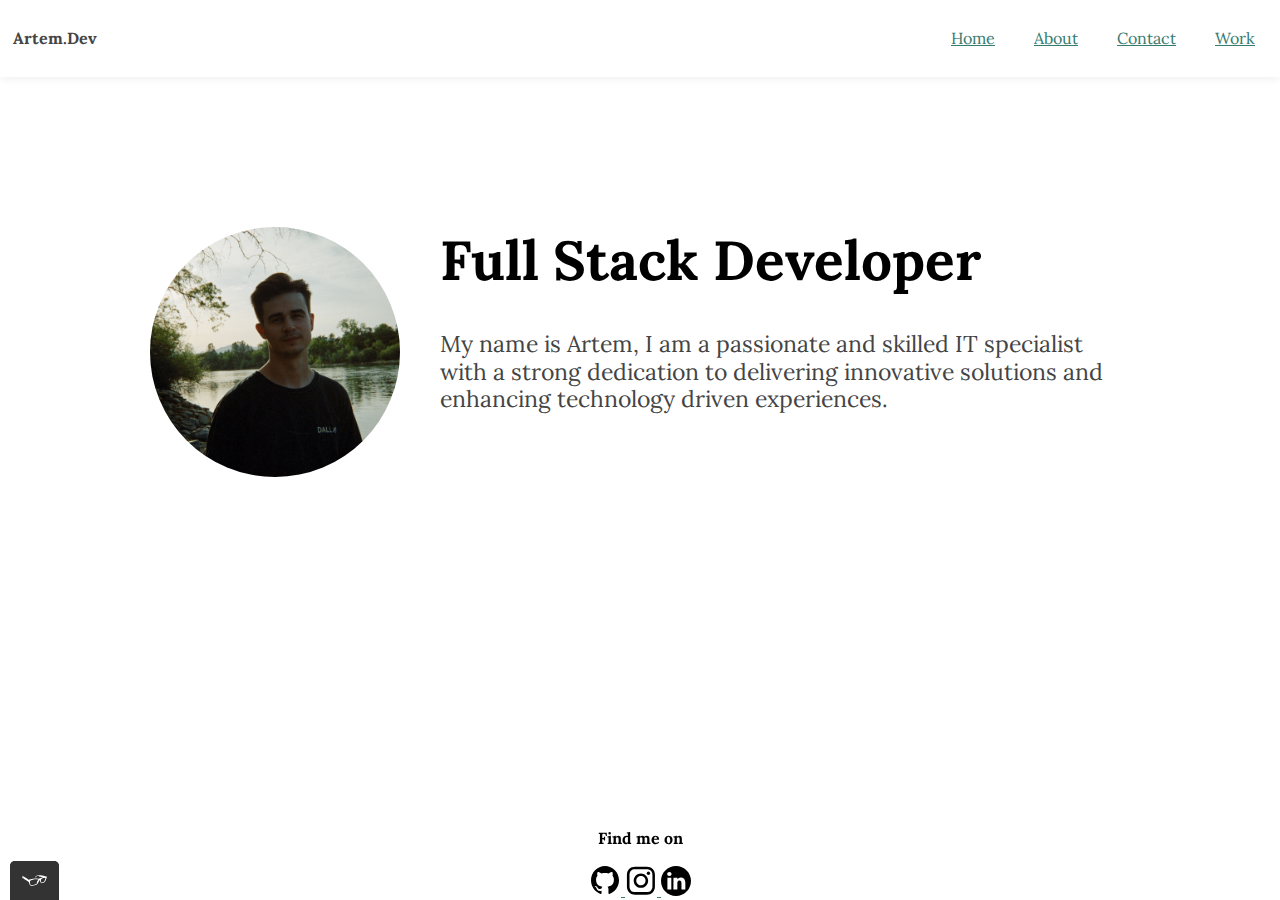
<file: index.html>
<!DOCTYPE html>
<html lang="en">
  <head>
    <meta charset="utf-8" />
    <meta http-equiv="X-UA-Compatible" content="IE=edge" />
    <meta name="viewport" content="width=device-width, initial-scale=1.0" />
    <meta name="viewport" content="width=device-width, initial-scale=1" />

    <link rel="stylesheet" type="text/css" href="css/normalize.min.css" />
    <link
      rel="icon"
      href="/favicon_io/apple-touch-icon.png"
      type="image/x-icon"
    />
    <link rel="preconnect" href="https://fonts.googleapis.com" />
    <link rel="preconnect" href="https://fonts.gstatic.com" crossorigin />

    <link
      href="https://fonts.googleapis.com/css2?family=Lora:ital,wght@0,400;0,600;1,400;1,500&display=swap"
      rel="stylesheet"
    />

    <link rel="stylesheet" type="text/css" href="css/style.production.css" />

    <title>Artem.Dev | Full Stack Developer</title>
  </head>

  <body>
    <div class="wraper">
      <header class="page-header">
        <h3 class="logo">Artem.Dev</h3>
        <nav class="page-header__item">
          <ul role="menubar" class="navigation-list">
            <li role="presentation">
              <a href="index.html" role="menuitem" class="navigation-list__item"
                >Home</a
              >
            </li>
            <li role="presentation">
              <a href="about.html" role="menuitem" class="navigation-list__item"
                >About</a
              >
            </li>
            <li role="presentation">
              <a
                href="contact.html"
                role="menuitem"
                class="navigation-list__item"
                >Contact</a
              >
            </li>
            <li role="presentation">
              <a href="work.html" role="menuitem" class="navigation-list__item"
                >Work</a
              >
            </li>
          </ul>
        </nav>
      </header>
      <div class="home-content">
        <img
          src="img/artem1.jpg"
          class="profile_portrait"
          alt="A photograph of artem"
        />
        <h1>Full Stack Developer</h1>
        <h4>
          My name is Artem, I am a passionate and skilled IT specialist with a
          strong dedication to delivering innovative solutions and enhancing
          technology driven experiences.
        </h4>
        <!-- 
        <div class="home-buttons">
          <a href="#">Default Link</a>
          <button type="button">Default Button</button>
          <button class="button__secondary">Secondary Button</button>
        </div> -->
      </div>
      <footer class="page-footer">
        <h3>Find me on</h3>
        <div class="social-media">
          <a
            class="footer-link"
            href="https://github.com/artemtsirik"
            target="_blank"
          >
            <img src="img/github.svg" alt="GitHub" height="32" width="32" />
          </a>

          <a
            class="footer-link"
            href="https://www.instagram.com/artemtsirik/"
            target="_blank"
          >
            <img
              src="img/instagram.svg"
              alt="Instagram"
              height="32"
              width="32"
            />
          </a>

          <a
            class="footer-link"
            href="https://www.linkedin.com/in/artem-tsirikov-b5ab55264/"
            target="_blank"
          >
            <img src="img/linkedin.svg" alt="LinkedIn" height="30" width="30" />
          </a>
        </div>
      </footer>
    </div>
    <script src="js/tota11y.min.js"></script>
  </body>
</html>
</file>
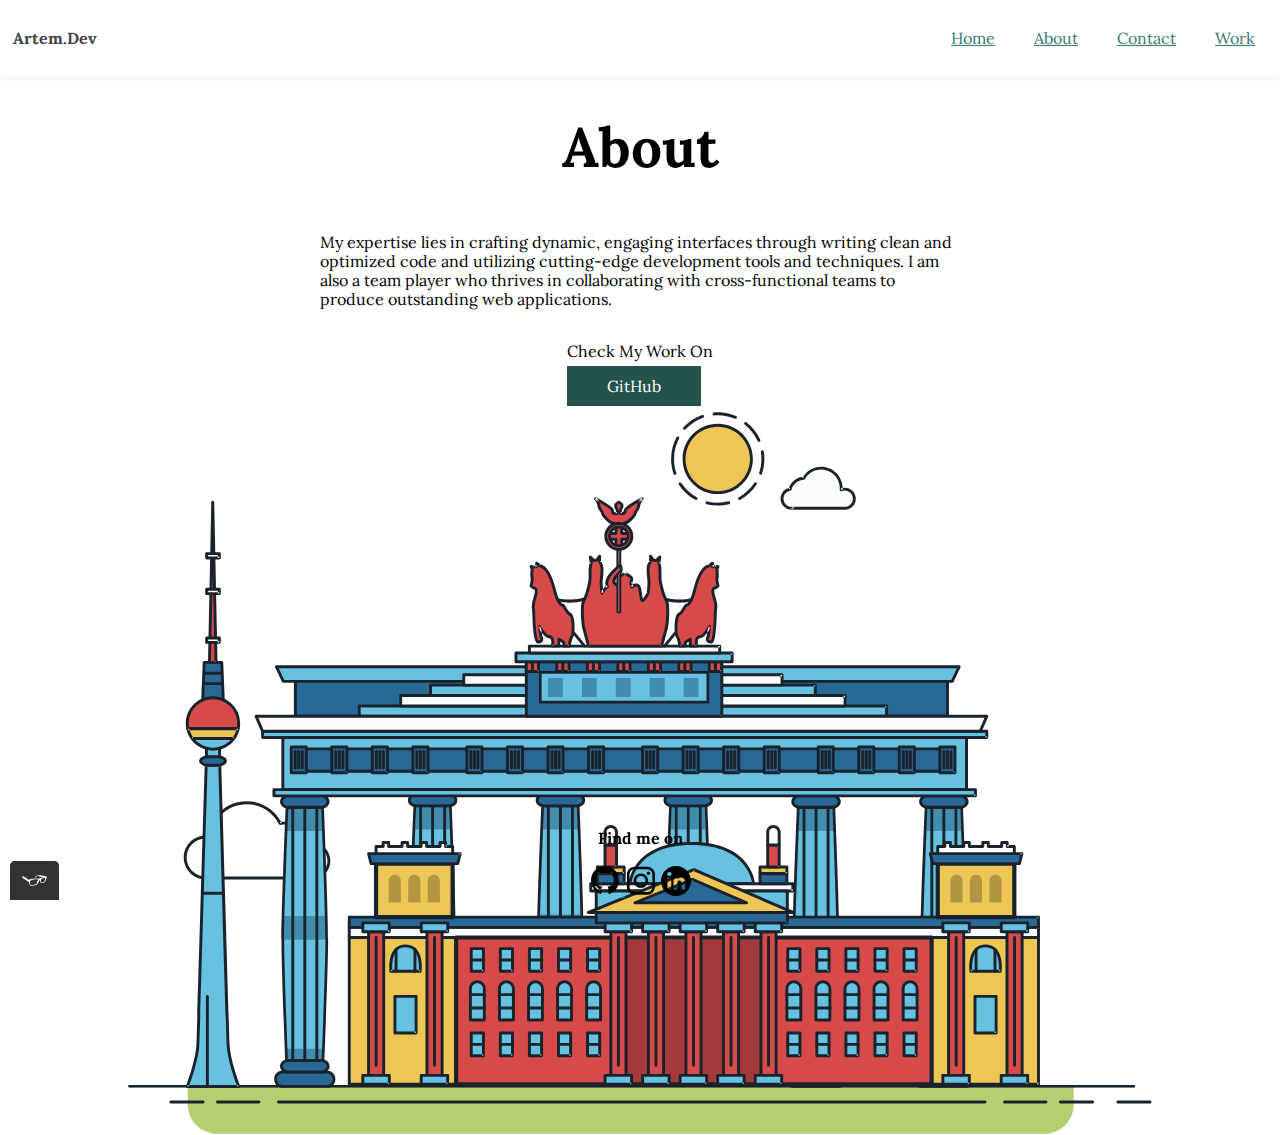
<file: about.html>
<!DOCTYPE html>
<html lang="en">
  <head>
    <meta charset="UTF-8" />
    <meta http-equiv="X-UA-Compatible" content="IE=edge" />
    <meta name="viewport" content="width=device-width, initial-scale=1.0" />
    <meta name="viewport" content="width=device-width, initial-scale=1" />

    <link rel="stylesheet" type="text/css" href="css/normalize.min.css" />
    <link
      rel="icon"
      href="/favicon_io/apple-touch-icon.png"
      type="image/x-icon"
    />
    <link rel="stylesheet" type="text/css" href="css/style.production.css" />
    <link
      href="https://fonts.googleapis.com/css2?family=Lora:ital,wght@0,400;0,600;1,400;1,500&display=swap"
      rel="stylesheet"
    />

    <title>Artem.Dev | Full Stack Developer</title>
  </head>

  <body>
    <header class="page-header">
      <h3 class="logo">Artem.Dev</h3>
      <nav class="page-header__item">
        <ul role="menubar" class="navigation-list">
          <li role="presentation">
            <a href="index.html" role="menuitem" class="navigation-list__item"
              >Home</a
            >
          </li>
          <li role="presentation">
            <a href="about.html" role="menuitem" class="navigation-list__item"
              >About</a
            >
          </li>
          <li role="presentation">
            <a href="contact.html" role="menuitem" class="navigation-list__item"
              >Contact</a
            >
          </li>
          <li role="presentation">
            <a href="work.html" role="menuitem" class="navigation-list__item"
              >Work</a
            >
          </li>
        </ul>
      </nav>
    </header>
    <div class="about_page_content">
      <h1>About</h1>
      <p>
        My expertise lies in crafting dynamic, engaging interfaces through
        writing clean and optimized code and utilizing cutting-edge development
        tools and techniques. I am also a team player who thrives in
        collaborating with cross-functional teams to produce outstanding web
        applications.
      </p>
      <div>
        <p>Check My Work On</p>
        <a
          href="https://github.com/artemtsirik?tab=projects"
          class="github-button"
          target="_blank"
          >GitHub</a
        >
      </div>
      <svg
        id="about-picture"
        xmlns="http://www.w3.org/2000/svg"
        class="berlin-illustration"
        height="auto"
        viewBox="0 0 700 505"
        xmlns:xlink="http://www.w3.org/1999/xlink"
      >
        <defs>
          <polygon
            id="a"
            points=".06 231.917 .06 .929 688.717 .929 688.717 231.917"
          ></polygon>
        </defs>
        <g fill="none" fill-rule="evenodd">
          <g transform="translate(0 241)" class="cloud-front">
            <path
              fill="#1A232C"
              d="M87.602,29 L87.602,28 C87.326,28.001 87.103,28.024 86.927,28.033 L86.979,29.031 L87.947,28.78 C85.741,20.282 78.041,14.002 68.852,14 C67.858,14 66.904,14.096 65.98,14.231 L66.125,15.22 L67.019,14.772 C62.626,6.015 53.567,0.001 43.102,0 C29.041,0.002 17.524,10.848 16.443,24.632 L17.44,24.71 L17.606,23.724 C16.803,23.589 15.969,23.5 15.102,23.5 C6.817,23.501 0.102,30.215 0.102,38.5 C0.102,46.785 6.817,53.499 15.102,53.5 L87.602,53.5 C94.644,53.499 100.351,47.792 100.352,40.75 C100.351,33.708 94.644,28.001 87.602,28 L87.602,30 C90.573,30 93.254,31.202 95.203,33.149 C97.15,35.097 98.351,37.778 98.352,40.75 C98.351,43.722 97.15,46.403 95.203,48.351 C93.254,50.298 90.573,51.5 87.602,51.5 L15.102,51.5 C11.509,51.5 8.265,50.046 5.909,47.692 C3.555,45.337 2.102,42.093 2.102,38.5 C2.102,34.907 3.555,31.663 5.909,29.308 C8.265,26.954 11.509,25.5 15.102,25.5 C15.831,25.5 16.553,25.575 17.273,25.697 C17.551,25.743 17.832,25.672 18.055,25.499 C18.277,25.325 18.414,25.07 18.436,24.789 C19.436,12.04 30.094,1.998 43.102,2 C52.786,1.999 61.163,7.564 65.231,15.669 C65.425,16.055 65.842,16.272 66.27,16.21 C67.132,16.084 67.988,16 68.852,16 C77.108,15.998 84.027,21.647 86.011,29.283 C86.13,29.741 86.557,30.054 87.031,30.03 C87.27,30.017 87.457,29.999 87.602,30 L87.602,29"
              transform="translate(38 36)"
            ></path>
          </g>
          <path
            fill="#B5CE6F"
            d="M646.484,484.382 C646.484,489.501 644.531,494.62 640.627,498.525 C636.722,502.43 631.603,504.382 626.484,504.382 L60.873,504.382 C55.754,504.382 50.636,502.43 46.731,498.525 C42.826,494.62 40.873,489.501 40.873,484.382 L40.873,471.917 L646.484,471.917 L646.484,484.382"
          ></path>
          <polyline
            fill="#67C2E2"
            points="334.824 185.029 101.449 185.029 106.209 195.08 563.438 195.08 568.2 185.029 334.824 185.029"
          ></polyline>
          <path
            fill="#1A232C"
            d="M334.824,185.029 L334.824,184.029 L101.449,184.029 C101.104,184.029 100.788,184.203 100.604,184.494 C100.42,184.785 100.398,185.146 100.545,185.457 L105.306,195.508 C105.471,195.856 105.824,196.079 106.209,196.079 L563.438,196.079 C563.824,196.079 564.177,195.856 564.342,195.508 L569.104,185.457 C569.251,185.146 569.229,184.785 569.045,184.494 C568.861,184.203 568.544,184.029 568.2,184.029 L334.824,184.029 L334.824,186.029 L566.62,186.029 L562.806,194.08 L106.842,194.08 L103.029,186.029 L334.824,186.029 L334.824,185.029"
          ></path>
          <polygon
            fill="#296997"
            points="114.416 218.974 560.222 218.974 560.222 195.08 114.416 195.08"
          ></polygon>
          <path
            fill="#1A232C"
            d="M560.222,218.974 L560.222,217.974 L115.416,217.974 L115.416,196.079 L559.222,196.079 L559.222,218.974 L560.222,218.974 L560.222,217.974 L560.222,218.974 L561.222,218.974 L561.222,195.08 C561.222,194.816 561.115,194.559 560.929,194.372 C560.742,194.186 560.485,194.08 560.222,194.08 L114.416,194.08 C114.152,194.08 113.895,194.186 113.708,194.372 C113.522,194.559 113.416,194.816 113.416,195.08 L113.416,218.974 C113.416,219.237 113.522,219.495 113.708,219.681 C113.895,219.867 114.152,219.974 114.416,219.974 L560.222,219.974 C560.485,219.974 560.742,219.867 560.929,219.681 C561.115,219.495 561.222,219.237 561.222,218.974 L560.222,218.974"
          ></path>
          <polygon
            fill="#67C2E2"
            points="105.85 269.08 573.225 269.08 573.225 233.398 105.85 233.398"
          ></polygon>
          <path
            fill="#1A232C"
            d="M573.225,233.398 L573.225,232.398 L105.85,232.398 C105.587,232.398 105.329,232.505 105.143,232.691 C104.957,232.877 104.85,233.134 104.85,233.398 L104.85,269.08 C104.85,269.344 104.957,269.601 105.143,269.788 C105.329,269.974 105.587,270.08 105.85,270.08 L573.225,270.08 C573.488,270.08 573.745,269.974 573.932,269.788 C574.118,269.601 574.225,269.344 574.225,269.08 L574.225,233.398 C574.225,233.134 574.118,232.877 573.932,232.691 C573.745,232.505 573.488,232.398 573.225,232.398 L573.225,233.398 L572.225,233.398 L572.225,268.08 L106.85,268.08 L106.85,234.398 L573.225,234.398 L573.225,233.398 L572.225,233.398 L573.225,233.398"
          ></path>
          <polygon
            fill="#296997"
            points="116.751 256.508 562.557 256.508 562.557 241.243 116.751 241.243"
          ></polygon>
          <path
            fill="#1A232C"
            d="M562.557,256.508 L562.557,255.508 L117.75,255.508 L117.75,242.243 L561.557,242.243 L561.557,256.508 L562.557,256.508 L562.557,255.508 L562.557,256.508 L563.557,256.508 L563.557,241.243 C563.557,240.979 563.45,240.722 563.264,240.535 C563.078,240.349 562.82,240.243 562.557,240.243 L116.75,240.243 C116.487,240.243 116.23,240.349 116.043,240.535 C115.857,240.722 115.751,240.979 115.751,241.243 L115.751,256.508 C115.751,256.771 115.857,257.029 116.043,257.215 C116.23,257.401 116.487,257.508 116.751,257.508 L562.557,257.508 C562.82,257.508 563.077,257.401 563.264,257.215 C563.45,257.029 563.557,256.771 563.557,256.508 L562.557,256.508"
          ></path>
          <polygon
            fill="#67C2E2"
            points="158.07 218.974 518.563 218.974 518.563 211.858 158.07 211.858"
          ></polygon>
          <path
            fill="#1A232C"
            d="M518.563,211.858 L518.563,210.858 L158.07,210.858 C157.807,210.858 157.549,210.964 157.363,211.151 C157.177,211.337 157.07,211.594 157.07,211.858 L157.07,218.974 C157.07,219.237 157.177,219.495 157.363,219.681 C157.549,219.867 157.807,219.974 158.07,219.974 L518.563,219.974 C518.826,219.974 519.083,219.867 519.27,219.681 C519.456,219.495 519.562,219.237 519.562,218.974 L519.562,211.858 C519.562,211.594 519.456,211.337 519.27,211.151 C519.083,210.964 518.826,210.858 518.563,210.858 L518.563,211.858 L517.563,211.858 L517.563,217.974 L159.07,217.974 L159.07,212.858 L518.563,212.858 L518.563,211.858 L517.563,211.858 L518.563,211.858"
          ></path>
          <polygon
            fill="#FBFDFC"
            points="186.438 211.858 490.194 211.858 490.194 204.741 186.438 204.741"
          ></polygon>
          <path
            fill="#1A232C"
            d="M490.194,204.741 L490.194,203.741 L186.438,203.741 C186.175,203.741 185.917,203.848 185.731,204.034 C185.545,204.221 185.438,204.478 185.438,204.741 L185.438,211.858 C185.438,212.121 185.545,212.379 185.731,212.565 C185.917,212.751 186.175,212.858 186.438,212.858 L490.194,212.858 C490.458,212.858 490.715,212.751 490.902,212.565 C491.088,212.379 491.194,212.121 491.194,211.858 L491.194,204.741 C491.194,204.478 491.088,204.221 490.902,204.034 C490.715,203.848 490.458,203.741 490.194,203.741 L490.194,204.741 L489.194,204.741 L489.194,210.858 L187.438,210.858 L187.438,205.741 L490.194,205.741 L490.194,204.741 L489.194,204.741 L490.194,204.741"
          ></path>
          <polygon
            fill="#67C2E2"
            points="206.805 204.741 469.828 204.741 469.828 197.624 206.805 197.624"
          ></polygon>
          <path
            fill="#1A232C"
            d="M469.828,197.624 L469.828,196.624 L206.805,196.624 C206.541,196.624 206.284,196.731 206.098,196.917 C205.911,197.103 205.805,197.361 205.805,197.624 L205.805,204.741 C205.805,205.005 205.911,205.262 206.098,205.449 C206.284,205.635 206.541,205.741 206.805,205.741 L469.828,205.741 C470.091,205.741 470.349,205.635 470.535,205.449 C470.722,205.262 470.828,205.005 470.828,204.741 L470.828,197.624 C470.828,197.361 470.722,197.103 470.535,196.917 C470.349,196.731 470.091,196.624 469.828,196.624 L469.828,197.624 L468.828,197.624 L468.828,203.741 L207.805,203.741 L207.805,198.624 L469.828,198.624 L469.828,197.624 L468.828,197.624 L469.828,197.624"
          ></path>
          <polygon
            fill="#FBFDFC"
            points="229.521 197.624 447.111 197.624 447.111 190.509 229.521 190.509"
          ></polygon>
          <path
            fill="#1A232C"
            d="M447.111,190.509 L447.111,189.509 L229.521,189.509 C229.258,189.509 229,189.616 228.814,189.802 C228.628,189.988 228.521,190.246 228.521,190.509 L228.521,197.624 C228.521,197.888 228.628,198.145 228.814,198.332 C229,198.518 229.258,198.624 229.521,198.624 L447.111,198.624 C447.375,198.624 447.632,198.518 447.818,198.332 C448.005,198.145 448.111,197.888 448.111,197.624 L448.111,190.509 C448.111,190.246 448.005,189.988 447.818,189.802 C447.632,189.616 447.375,189.509 447.111,189.509 L447.111,190.509 L446.111,190.509 L446.111,196.624 L230.521,196.624 L230.521,191.509 L447.111,191.509 L447.111,190.509 L446.111,190.509 L447.111,190.509"
          ></path>
          <path
            fill="#67C2E2"
            d="M135.607,355.447 C135.163,337.766 134.264,313.326 133.648,297.387 C133.274,287.721 133.004,281.18 133.004,281.18 L108.722,281.18 C108.722,281.18 108.452,287.721 108.079,297.387 C107.462,313.326 106.563,337.766 106.119,355.447 C105.953,362.059 105.85,367.732 105.85,371.653 L105.85,371.654 C105.85,386.117 107.243,424.332 108.089,446.189 C108.457,455.706 108.722,462.126 108.722,462.126 L133.004,462.126 C133.004,462.126 133.269,455.706 133.637,446.189 C134.482,424.332 135.876,386.117 135.876,371.654 L135.876,371.653 C135.876,367.732 135.773,362.059 135.607,355.447"
          ></path>
          <path
            fill="#428DAE"
            d="M133.648 297.387L108.079 297.387C108.452 287.721 108.722 281.18 108.722 281.18L133.004 281.18C133.004 281.18 133.274 287.721 133.648 297.387M135.876 371.654L105.85 371.654 105.85 371.653C105.85 367.732 105.953 362.059 106.119 355.447L135.607 355.447C135.773 362.059 135.876 367.732 135.876 371.653L135.876 371.654M133.004 462.126L108.722 462.126C108.722 462.126 108.457 455.706 108.089 446.189L133.637 446.189C133.269 455.706 133.004 462.126 133.004 462.126"
          ></path>
          <path
            fill="#1A232C"
            d="M109.612,461.199 L132.114,461.199 C132.447,453.007 134.949,390.886 134.949,371.653 C134.949,352.42 132.447,290.299 132.114,282.108 L109.612,282.108 C109.279,290.299 106.778,352.42 106.778,371.653 C106.778,390.886 109.279,453.007 109.612,461.199 Z M133.895,463.054 L107.832,463.054 L107.794,462.164 C107.766,461.466 104.922,392.193 104.922,371.653 C104.922,351.114 107.766,281.839 107.794,281.142 L107.832,280.252 L133.895,280.252 L133.931,281.142 C133.96,281.839 136.804,351.114 136.804,371.653 C136.804,392.193 133.96,461.466 133.931,462.164 L133.895,463.054 L133.895,463.054 Z"
          ></path>
          <path
            fill="#1A232C"
            d="M111.638 281.18L111.638 462.126C111.638 462.679 112.086 463.126 112.638 463.126 113.19 463.126 113.638 462.679 113.638 462.126L113.638 281.18C113.638 280.628 113.19 280.18 112.638 280.18 112.086 280.18 111.638 280.628 111.638 281.18M119.863 281.18L119.863 462.126C119.863 462.679 120.311 463.126 120.863 463.126 121.416 463.126 121.863 462.679 121.863 462.126L121.863 281.18C121.863 280.628 121.416 280.18 120.863 280.18 120.311 280.18 119.863 280.628 119.863 281.18M128.088 281.18L128.088 462.126C128.088 462.679 128.536 463.126 129.088 463.126 129.64 463.126 130.088 462.679 130.088 462.126L130.088 281.18C130.088 280.628 129.64 280.18 129.088 280.18 128.536 280.18 128.088 280.628 128.088 281.18"
          ></path>
          <path
            fill="#296997"
            d="M136.79,277.265 C136.79,279.418 134.675,281.18 132.09,281.18 L109.636,281.18 C107.051,281.18 104.936,279.418 104.936,277.265 C104.936,275.111 107.051,273.349 109.636,273.349 L132.09,273.349 C134.675,273.349 136.79,275.111 136.79,277.265"
          ></path>
          <path
            fill="#1A232C"
            d="M136.79,277.265 L135.79,277.265 C135.789,278.005 135.433,278.704 134.769,279.262 C134.109,279.814 133.155,280.181 132.09,280.18 L109.636,280.18 C108.571,280.181 107.617,279.814 106.956,279.262 C106.293,278.704 105.936,278.005 105.936,277.265 C105.936,276.524 106.293,275.825 106.957,275.267 C107.617,274.715 108.571,274.348 109.636,274.349 L132.09,274.349 C133.155,274.348 134.109,274.716 134.769,275.267 C135.433,275.825 135.789,276.524 135.79,277.265 L137.79,277.265 C137.791,275.851 137.09,274.593 136.049,273.731 C135.006,272.863 133.61,272.35 132.09,272.349 L109.636,272.349 C108.116,272.35 106.72,272.863 105.676,273.731 C104.636,274.593 103.935,275.851 103.936,277.265 C103.935,278.678 104.636,279.937 105.677,280.798 C106.72,281.666 108.116,282.179 109.636,282.18 L132.09,282.18 C133.61,282.179 135.006,281.666 136.049,280.798 C137.09,279.937 137.791,278.678 137.79,277.265 L136.79,277.265"
          ></path>
          <path
            fill="#296997"
            d="M140.775,467.217 C140.775,469.803 138.661,471.917 136.076,471.917 L105.65,471.917 C103.065,471.917 100.951,469.803 100.951,467.217 L100.951,466.825 C100.951,464.241 103.065,462.126 105.65,462.126 L136.076,462.126 C138.661,462.126 140.775,464.241 140.775,466.825 L140.775,467.217"
          ></path>
          <path
            fill="#1A232C"
            d="M140.775,467.217 L139.775,467.217 C139.775,468.235 139.361,469.155 138.688,469.83 C138.013,470.503 137.093,470.917 136.076,470.917 L105.65,470.917 C104.633,470.917 103.713,470.504 103.038,469.83 C102.365,469.155 101.951,468.235 101.951,467.217 L101.951,466.825 C101.951,465.808 102.365,464.889 103.038,464.214 C103.713,463.54 104.633,463.127 105.65,463.126 L136.076,463.126 C137.093,463.127 138.013,463.54 138.688,464.214 C139.362,464.889 139.775,465.808 139.775,466.825 L139.775,467.217 L141.775,467.217 L141.775,466.825 C141.772,463.684 139.217,461.13 136.076,461.126 L105.65,461.126 C102.509,461.13 99.955,463.684 99.951,466.825 L99.951,467.217 C99.954,470.36 102.509,472.914 105.65,472.917 L136.076,472.917 C139.217,472.914 141.772,470.36 141.775,467.217 L140.775,467.217"
          ></path>
          <path
            fill="#296997"
            d="M136.79,458.208 C136.79,460.363 134.675,462.126 132.09,462.126 L109.636,462.126 C107.051,462.126 104.936,460.363 104.936,458.208 C104.936,456.057 107.051,454.292 109.636,454.292 L132.09,454.292 C134.675,454.292 136.79,456.057 136.79,458.208"
          ></path>
          <path
            fill="#1A232C"
            d="M136.79,458.208 L135.79,458.208 C135.789,458.949 135.432,459.649 134.769,460.207 C134.108,460.76 133.154,461.128 132.09,461.126 L109.636,461.126 C108.572,461.128 107.617,460.76 106.957,460.207 C106.293,459.649 105.936,458.949 105.936,458.208 C105.936,457.47 106.293,456.77 106.957,456.212 C107.617,455.659 108.572,455.291 109.636,455.292 L132.09,455.292 C133.154,455.291 134.108,455.659 134.769,456.212 C135.433,456.77 135.789,457.47 135.79,458.208 L137.79,458.208 C137.791,456.796 137.09,455.538 136.05,454.675 C135.006,453.808 133.61,453.294 132.09,453.292 L109.636,453.292 C108.115,453.294 106.719,453.808 105.676,454.675 C104.636,455.538 103.935,456.796 103.936,458.208 C103.935,459.622 104.636,460.881 105.676,461.743 C106.72,462.611 108.116,463.125 109.636,463.126 L132.09,463.126 C133.61,463.125 135.006,462.611 136.05,461.743 C137.09,460.881 137.791,459.622 137.79,458.208 L136.79,458.208"
          ></path>
          <path
            fill="#67C2E2"
            d="M572.471,355.447 C572.025,337.766 571.126,313.326 570.51,297.387 C570.137,287.721 569.867,281.18 569.867,281.18 L545.585,281.18 C545.585,281.18 545.315,287.721 544.942,297.387 C544.326,313.326 543.427,337.766 542.981,355.447 C542.815,362.059 542.713,367.732 542.713,371.653 L542.713,371.654 C542.713,386.117 544.107,424.332 544.952,446.189 C545.32,455.706 545.585,462.126 545.585,462.126 L569.867,462.126 C569.867,462.126 570.132,455.706 570.499,446.189 C571.346,424.332 572.739,386.117 572.739,371.654 L572.739,371.653 C572.739,367.732 572.637,362.059 572.471,355.447"
          ></path>
          <path
            fill="#428DAE"
            d="M569.582 297.387L566.951 297.387 566.951 282.108 568.977 282.108C569.063 284.206 569.29 289.841 569.582 297.387M564.951 297.387L545.871 297.387C546.162 289.841 546.39 284.206 546.476 282.108L564.951 282.108 564.951 297.387M571.8 369.187L566.951 369.187 566.951 356.265 571.562 356.265C571.685 361.272 571.771 365.701 571.8 369.187M564.951 369.187L543.653 369.187C543.684 365.512 543.777 360.79 543.912 355.447L553.551 355.447 553.551 356.265 564.951 356.265 564.951 369.187"
          ></path>
          <path
            fill="#1A232C"
            d="M546.476,461.199 L568.977,461.199 C569.31,453.007 571.812,390.886 571.812,371.653 C571.812,352.42 569.31,290.299 568.977,282.108 L546.476,282.108 C546.142,290.299 543.642,352.42 543.642,371.653 C543.642,390.886 546.142,453.007 546.476,461.199 M570.758,463.054 L544.694,463.054 L544.658,462.164 C544.629,461.466 541.785,392.193 541.785,371.653 C541.785,351.114 544.629,281.839 544.658,281.142 L544.694,280.252 L570.758,280.252 L570.795,281.142 C570.823,281.839 573.667,351.114 573.667,371.653 C573.667,392.193 570.823,461.466 570.795,462.164 L570.758,463.054"
          ></path>
          <path
            fill="#1A232C"
            d="M548.501 281.18L548.501 462.126C548.501 462.679 548.949 463.126 549.501 463.126 550.053 463.126 550.501 462.679 550.501 462.126L550.501 281.18C550.501 280.628 550.053 280.18 549.501 280.18 548.949 280.18 548.501 280.628 548.501 281.18M556.727 281.18L556.727 462.126C556.727 462.679 557.174 463.126 557.727 463.126 558.279 463.126 558.727 462.679 558.727 462.126L558.727 281.18C558.727 280.628 558.279 280.18 557.727 280.18 557.174 280.18 556.727 280.628 556.727 281.18M564.951 281.18L564.951 462.126C564.951 462.679 565.399 463.126 565.951 463.126 566.503 463.126 566.951 462.679 566.951 462.126L566.951 281.18C566.951 280.628 566.503 280.18 565.951 280.18 565.399 280.18 564.951 280.628 564.951 281.18"
          ></path>
          <path
            fill="#296997"
            d="M573.653,277.265 C573.653,279.418 571.537,281.18 568.953,281.18 L546.499,281.18 C543.915,281.18 541.799,279.418 541.799,277.265 C541.799,275.111 543.915,273.349 546.499,273.349 L568.953,273.349 C571.537,273.349 573.653,275.111 573.653,277.265"
          ></path>
          <path
            fill="#1A232C"
            d="M573.653,277.265 L572.653,277.265 C572.653,278.005 572.296,278.704 571.632,279.262 C570.972,279.814 570.017,280.181 568.953,280.18 L546.499,280.18 C545.435,280.181 544.48,279.814 543.82,279.262 C543.156,278.704 542.8,278.005 542.799,277.265 C542.8,276.525 543.156,275.825 543.82,275.267 C544.481,274.715 545.435,274.348 546.499,274.349 L568.953,274.349 C570.017,274.348 570.972,274.715 571.632,275.267 C572.296,275.825 572.653,276.525 572.653,277.265 L574.653,277.265 C574.654,275.851 573.953,274.593 572.912,273.731 C571.869,272.863 570.473,272.35 568.953,272.349 L546.499,272.349 C544.979,272.35 543.583,272.863 542.54,273.731 C541.499,274.593 540.798,275.851 540.799,277.265 C540.798,278.679 541.499,279.937 542.54,280.798 C543.583,281.666 544.979,282.179 546.499,282.18 L568.953,282.18 C570.473,282.179 571.869,281.666 572.912,280.798 C573.953,279.937 574.654,278.679 574.653,277.265 L573.653,277.265"
          ></path>
          <path
            fill="#296997"
            d="M577.639,467.217 C577.639,469.803 575.524,471.917 572.938,471.917 L542.514,471.917 C539.929,471.917 537.813,469.803 537.813,467.217 L537.813,466.825 C537.813,464.241 539.929,462.126 542.514,462.126 L572.938,462.126 C575.524,462.126 577.639,464.241 577.639,466.825 L577.639,467.217"
          ></path>
          <path
            fill="#1A232C"
            d="M577.639,467.217 L576.639,467.217 C576.638,468.235 576.225,469.155 575.551,469.83 C574.876,470.503 573.956,470.917 572.938,470.917 L542.514,470.917 C541.497,470.917 540.576,470.503 539.901,469.83 C539.227,469.155 538.814,468.234 538.813,467.217 L538.813,466.825 C538.814,465.808 539.227,464.889 539.901,464.214 C540.576,463.54 541.497,463.127 542.514,463.126 L572.938,463.126 C573.956,463.127 574.876,463.54 575.551,464.214 C576.225,464.888 576.638,465.808 576.639,466.825 L576.639,467.217 L578.639,467.217 L578.639,466.825 C578.635,463.684 576.081,461.13 572.938,461.126 L542.514,461.126 C539.372,461.13 536.817,463.684 536.813,466.825 L536.813,467.217 C536.817,470.36 539.372,472.914 542.514,472.917 L572.938,472.917 C576.081,472.914 578.635,470.359 578.639,467.217 L577.639,467.217"
          ></path>
          <path
            fill="#296997"
            d="M573.653,458.208 C573.653,460.363 571.537,462.126 568.953,462.126 L546.499,462.126 C543.915,462.126 541.799,460.363 541.799,458.208 C541.799,456.057 543.915,454.292 546.499,454.292 L568.953,454.292 C571.537,454.292 573.653,456.057 573.653,458.208"
          ></path>
          <path
            fill="#1A232C"
            d="M573.653,458.208 L572.653,458.208 C572.653,458.949 572.296,459.649 571.632,460.207 C570.971,460.76 570.017,461.128 568.953,461.126 L546.499,461.126 C545.435,461.128 544.481,460.76 543.82,460.207 C543.157,459.649 542.799,458.949 542.799,458.208 C542.799,457.47 543.156,456.77 543.82,456.212 C544.481,455.659 545.435,455.291 546.499,455.292 L568.953,455.292 C570.017,455.291 570.971,455.659 571.632,456.212 C572.296,456.77 572.653,457.47 572.653,458.208 L574.653,458.208 C574.654,456.796 573.953,455.538 572.912,454.675 C571.869,453.808 570.473,453.294 568.953,453.292 L546.499,453.292 C544.979,453.294 543.583,453.808 542.54,454.675 C541.499,455.538 540.798,456.796 540.799,458.208 C540.798,459.622 541.499,460.881 542.54,461.743 C543.583,462.611 544.979,463.125 546.499,463.126 L568.953,463.126 C570.473,463.125 571.869,462.611 572.912,461.743 C573.953,460.881 574.654,459.622 574.653,458.208 L573.653,458.208"
          ></path>
          <path
            fill="#67C2E2"
            d="M485.098,355.447 C484.654,337.766 483.753,313.326 483.137,297.387 C482.764,287.721 482.494,281.18 482.494,281.18 L458.213,281.18 C458.213,281.18 457.942,287.721 457.569,297.387 C456.953,313.326 456.055,337.766 455.608,355.447 C455.443,362.059 455.34,367.732 455.34,371.653 L455.34,371.654 C455.34,386.117 456.733,424.332 457.58,446.189 C457.948,455.706 458.213,462.126 458.213,462.126 L482.494,462.126 C482.494,462.126 482.759,455.706 483.126,446.189 C483.973,424.332 485.366,386.117 485.366,371.654 L485.366,371.653 C485.366,367.732 485.265,362.059 485.098,355.447"
          ></path>
          <path
            fill="#428DAE"
            d="M483.137 297.387L457.569 297.387C457.942 287.721 458.213 281.18 458.213 281.18L482.494 281.18C482.494 281.18 482.764 287.721 483.137 297.387M485.355 369.187L455.351 369.187C455.382 365.502 455.475 360.78 455.608 355.447L485.098 355.447C485.232 360.78 485.325 365.502 485.355 369.187"
          ></path>
          <path
            fill="#1A232C"
            d="M459.103,461.199 L481.605,461.199 C481.938,453.007 484.439,390.886 484.439,371.653 C484.439,352.42 481.938,290.299 481.605,282.108 L459.103,282.108 C458.769,290.299 456.268,352.42 456.268,371.653 C456.268,390.886 458.769,453.007 459.103,461.199 Z M483.386,463.054 L457.321,463.054 L457.285,462.164 C457.256,461.466 454.412,392.193 454.412,371.653 C454.412,351.114 457.256,281.839 457.285,281.142 L457.321,280.252 L483.386,280.252 L483.422,281.142 C483.45,281.839 486.294,351.114 486.294,371.653 C486.294,392.193 483.45,461.466 483.422,462.164 L483.386,463.054 L483.386,463.054 Z"
          ></path>
          <path
            fill="#1A232C"
            d="M461.128 281.18L461.128 462.126C461.128 462.679 461.576 463.126 462.128 463.126 462.68 463.126 463.128 462.679 463.128 462.126L463.128 281.18C463.128 280.628 462.68 280.18 462.128 280.18 461.576 280.18 461.128 280.628 461.128 281.18M469.354 281.18L469.354 462.126C469.354 462.679 469.801 463.126 470.354 463.126 470.906 463.126 471.354 462.679 471.354 462.126L471.354 281.18C471.354 280.628 470.906 280.18 470.354 280.18 469.801 280.18 469.354 280.628 469.354 281.18M477.578 281.18L477.578 462.126C477.578 462.679 478.026 463.126 478.578 463.126 479.13 463.126 479.578 462.679 479.578 462.126L479.578 281.18C479.578 280.628 479.13 280.18 478.578 280.18 478.026 280.18 477.578 280.628 477.578 281.18"
          ></path>
          <path
            fill="#296997"
            d="M486.281,277.265 C486.281,279.418 484.164,281.18 481.58,281.18 L459.126,281.18 C456.542,281.18 454.426,279.418 454.426,277.265 C454.426,275.111 456.542,273.349 459.126,273.349 L481.58,273.349 C484.164,273.349 486.281,275.111 486.281,277.265"
          ></path>
          <path
            fill="#1A232C"
            d="M486.281,277.265 L485.281,277.265 C485.281,278.005 484.924,278.704 484.26,279.262 C483.599,279.814 482.644,280.181 481.58,280.18 L459.126,280.18 C458.062,280.181 457.107,279.814 456.447,279.262 C455.783,278.704 455.427,278.005 455.426,277.265 C455.427,276.525 455.783,275.825 456.447,275.267 C457.108,274.715 458.062,274.348 459.126,274.349 L481.58,274.349 C482.644,274.348 483.599,274.716 484.26,275.268 C484.924,275.825 485.281,276.525 485.281,277.265 L487.281,277.265 C487.282,275.851 486.58,274.593 485.54,273.731 C484.496,272.863 483.1,272.35 481.58,272.349 L459.126,272.349 C457.606,272.35 456.21,272.863 455.167,273.731 C454.126,274.593 453.425,275.851 453.426,277.265 C453.425,278.679 454.126,279.937 455.167,280.798 C456.21,281.666 457.606,282.179 459.126,282.18 L481.58,282.18 C483.1,282.179 484.496,281.666 485.54,280.799 C486.58,279.937 487.282,278.679 487.281,277.265 L486.281,277.265"
          ></path>
          <path
            fill="#296997"
            d="M490.266,467.217 C490.266,469.803 488.151,471.917 485.565,471.917 L455.141,471.917 C452.556,471.917 450.44,469.803 450.44,467.217 L450.44,466.825 C450.44,464.241 452.556,462.126 455.141,462.126 L485.565,462.126 C488.151,462.126 490.266,464.241 490.266,466.825 L490.266,467.217"
          ></path>
          <path
            fill="#1A232C"
            d="M490.266,467.217 L489.266,467.217 C489.265,468.235 488.852,469.155 488.178,469.83 C487.503,470.503 486.583,470.917 485.565,470.917 L455.141,470.917 C454.124,470.917 453.203,470.503 452.528,469.83 C451.854,469.155 451.441,468.234 451.44,467.217 L451.44,466.825 C451.441,465.808 451.854,464.889 452.528,464.214 C453.203,463.54 454.124,463.127 455.141,463.126 L485.565,463.126 C486.583,463.127 487.503,463.54 488.178,464.214 C488.852,464.888 489.265,465.808 489.266,466.825 L489.266,467.217 L491.266,467.217 L491.266,466.825 C491.262,463.684 488.708,461.13 485.565,461.126 L455.141,461.126 C451.999,461.13 449.444,463.684 449.44,466.825 L449.44,467.217 C449.444,470.36 451.999,472.914 455.141,472.917 L485.565,472.917 C488.708,472.914 491.262,470.359 491.266,467.217 L490.266,467.217"
          ></path>
          <path
            fill="#296997"
            d="M486.281,458.208 C486.281,460.363 484.164,462.126 481.58,462.126 L459.126,462.126 C456.542,462.126 454.426,460.363 454.426,458.208 C454.426,456.057 456.542,454.292 459.126,454.292 L481.58,454.292 C484.164,454.292 486.281,456.057 486.281,458.208"
          ></path>
          <path
            fill="#1A232C"
            d="M486.281,458.208 L485.281,458.208 C485.281,458.949 484.923,459.649 484.26,460.207 C483.599,460.76 482.644,461.128 481.58,461.126 L459.126,461.126 C458.062,461.128 457.108,460.76 456.447,460.207 C455.784,459.649 455.427,458.949 455.426,458.208 C455.426,457.47 455.783,456.77 456.447,456.212 C457.108,455.659 458.062,455.291 459.126,455.292 L481.58,455.292 C482.644,455.291 483.598,455.659 484.26,456.212 C484.924,456.77 485.281,457.47 485.281,458.208 L487.281,458.208 C487.282,456.795 486.58,455.538 485.54,454.675 C484.496,453.808 483.1,453.294 481.58,453.292 L459.126,453.292 C457.606,453.294 456.21,453.808 455.167,454.675 C454.126,455.538 453.425,456.796 453.426,458.208 C453.425,459.622 454.126,460.881 455.167,461.743 C456.21,462.611 457.606,463.125 459.126,463.126 L481.58,463.126 C483.1,463.125 484.496,462.611 485.54,461.743 C486.581,460.881 487.282,459.622 487.281,458.208 L486.281,458.208"
          ></path>
          <path
            fill="#67C2E2"
            d="M397.726,354.466 C397.28,336.787 396.381,312.346 395.765,296.407 C395.392,286.742 395.122,280.2 395.122,280.2 L370.84,280.2 C370.84,280.2 370.57,286.742 370.197,296.407 C369.581,312.346 368.682,336.787 368.236,354.466 C368.07,361.078 367.968,366.751 367.968,370.672 L367.968,370.673 C367.968,385.136 369.361,423.352 370.207,445.208 C370.575,454.726 370.84,461.146 370.84,461.146 L395.122,461.146 C395.122,461.146 395.386,454.726 395.754,445.208 C396.601,423.352 397.994,385.136 397.994,370.673 L397.994,370.672 C397.994,366.751 397.892,361.078 397.726,354.466"
          ></path>
          <path
            fill="#428DAE"
            d="M394.837 296.407L392.206 296.407 392.206 281.127 394.233 281.127C394.318 283.225 394.545 288.861 394.837 296.407L394.837 296.407zM383.981 296.407L390.206 296.407 390.206 281.127 383.981 281.127 383.981 296.407zM375.756 296.407L381.98 296.407 381.98 281.127 375.756 281.127 375.756 296.407zM373.756 296.407L371.126 296.407C371.417 288.861 371.645 283.225 371.73 281.127L373.756 281.127 373.756 296.407 373.756 296.407zM397.062 369.187L392.206 369.187 392.206 354.466 396.796 354.466C396.943 360.298 397.041 365.389 397.062 369.187L397.062 369.187zM383.981 369.187L390.206 369.187 390.206 354.466 383.981 354.466 383.981 369.187zM375.756 369.187L381.98 369.187 381.98 354.466 375.756 354.466 375.756 369.187zM373.756 369.187L368.9 369.187C368.921 365.389 369.019 360.298 369.166 354.466L373.756 354.466 373.756 369.187 373.756 369.187z"
          ></path>
          <path
            fill="#1A232C"
            d="M371.73,460.218 L394.233,460.218 C394.565,452.027 397.066,389.906 397.066,370.672 C397.066,351.44 394.565,289.319 394.233,281.127 L371.73,281.127 C371.397,289.319 368.895,351.44 368.895,370.672 C368.895,389.906 371.397,452.027 371.73,460.218 M396.013,462.074 L369.949,462.074 L369.912,461.184 C369.884,460.486 367.04,391.212 367.04,370.672 C367.04,350.133 369.884,280.859 369.912,280.162 L369.949,279.272 L396.013,279.272 L396.05,280.162 C396.078,280.859 398.922,350.133 398.922,370.672 C398.922,391.212 396.078,460.486 396.05,461.184 L396.013,462.074"
          ></path>
          <path
            fill="#1A232C"
            d="M373.756 280.2L373.756 461.146C373.756 461.698 374.203 462.146 374.756 462.146 375.308 462.146 375.756 461.698 375.756 461.146L375.756 280.2C375.756 279.647 375.308 279.2 374.756 279.2 374.203 279.2 373.756 279.647 373.756 280.2M381.98 280.2L381.98 461.146C381.98 461.698 382.428 462.146 382.98 462.146 383.533 462.146 383.981 461.698 383.981 461.146L383.981 280.2C383.981 279.647 383.533 279.2 382.98 279.2 382.428 279.2 381.98 279.647 381.98 280.2M390.206 280.2L390.206 461.146C390.206 461.698 390.654 462.146 391.206 462.146 391.758 462.146 392.206 461.698 392.206 461.146L392.206 280.2C392.206 279.647 391.758 279.2 391.206 279.2 390.654 279.2 390.206 279.647 390.206 280.2"
          ></path>
          <path
            fill="#296997"
            d="M398.908,276.285 C398.908,278.439 396.792,280.2 394.208,280.2 L371.754,280.2 C369.17,280.2 367.053,278.439 367.053,276.285 C367.053,274.13 369.17,272.369 371.754,272.369 L394.208,272.369 C396.792,272.369 398.908,274.13 398.908,276.285"
          ></path>
          <path
            fill="#1A232C"
            d="M398.908,276.285 L397.908,276.285 C397.907,277.025 397.551,277.724 396.887,278.281 C396.227,278.833 395.272,279.201 394.208,279.2 L371.754,279.2 C370.69,279.201 369.735,278.833 369.074,278.281 C368.41,277.724 368.053,277.025 368.053,276.285 C368.053,275.544 368.41,274.845 369.074,274.287 C369.735,273.735 370.69,273.367 371.754,273.369 L394.208,273.369 C395.272,273.367 396.227,273.735 396.887,274.287 C397.551,274.844 397.907,275.544 397.908,276.285 L399.908,276.285 C399.909,274.871 399.208,273.612 398.167,272.75 C397.124,271.883 395.728,271.37 394.208,271.369 L371.754,271.369 C370.234,271.37 368.838,271.883 367.794,272.75 C366.754,273.612 366.052,274.871 366.053,276.285 C366.052,277.699 366.754,278.957 367.795,279.818 C368.838,280.686 370.234,281.198 371.754,281.2 L394.208,281.2 C395.728,281.198 397.123,280.686 398.167,279.818 C399.208,278.957 399.909,277.698 399.908,276.285 L398.908,276.285"
          ></path>
          <path
            fill="#296997"
            d="M402.894,466.237 C402.894,468.823 400.779,470.937 398.193,470.937 L367.768,470.937 C365.183,470.937 363.068,468.823 363.068,466.237 L363.068,465.844 C363.068,463.26 365.183,461.146 367.768,461.146 L398.193,461.146 C400.779,461.146 402.894,463.26 402.894,465.844 L402.894,466.237"
          ></path>
          <path
            fill="#1A232C"
            d="M402.894,466.237 L401.894,466.237 C401.893,467.254 401.48,468.174 400.806,468.849 C400.131,469.523 399.211,469.937 398.193,469.937 L367.768,469.937 C366.751,469.937 365.831,469.523 365.156,468.849 C364.482,468.174 364.069,467.254 364.068,466.237 L364.068,465.844 C364.069,464.828 364.482,463.908 365.156,463.233 C365.831,462.56 366.751,462.146 367.768,462.146 L398.193,462.146 C399.211,462.146 400.131,462.56 400.806,463.233 C401.48,463.908 401.893,464.828 401.894,465.844 L401.894,466.237 L403.894,466.237 L403.894,465.844 C403.89,462.703 401.336,460.15 398.193,460.146 L367.768,460.146 C364.626,460.15 362.072,462.703 362.068,465.844 L362.068,466.237 C362.072,469.379 364.626,471.933 367.768,471.937 L398.193,471.937 C401.336,471.933 403.89,469.379 403.894,466.237 L402.894,466.237"
          ></path>
          <path
            fill="#296997"
            d="M398.908,457.228 C398.908,459.382 396.792,461.146 394.208,461.146 L371.754,461.146 C369.17,461.146 367.053,459.382 367.053,457.228 C367.053,455.077 369.17,453.312 371.754,453.312 L394.208,453.312 C396.792,453.312 398.908,455.077 398.908,457.228"
          ></path>
          <path
            fill="#1A232C"
            d="M398.908,457.228 L397.908,457.228 C397.908,457.968 397.55,458.669 396.887,459.226 C396.226,459.779 395.272,460.147 394.208,460.146 L371.754,460.146 C370.69,460.147 369.736,459.779 369.074,459.226 C368.411,458.668 368.053,457.968 368.053,457.228 C368.053,456.489 368.41,455.789 369.074,455.231 C369.736,454.679 370.69,454.311 371.754,454.312 L394.208,454.312 C395.272,454.311 396.226,454.679 396.887,455.231 C397.551,455.789 397.908,456.489 397.908,457.228 L399.908,457.228 C399.909,455.815 399.208,454.557 398.167,453.695 C397.124,452.827 395.728,452.313 394.208,452.312 L371.754,452.312 C370.234,452.313 368.838,452.827 367.794,453.695 C366.754,454.557 366.052,455.815 366.053,457.228 C366.052,458.642 366.753,459.901 367.794,460.763 C368.838,461.631 370.234,462.145 371.754,462.146 L394.208,462.146 C395.728,462.145 397.124,461.631 398.167,460.763 C399.208,459.9 399.909,458.642 399.908,457.228 L398.908,457.228"
          ></path>
          <path
            fill="#67C2E2"
            d="M310.353,354.466 C309.908,336.787 309.009,312.346 308.393,296.407 C308.019,286.742 307.75,280.2 307.75,280.2 L283.467,280.2 C283.467,280.2 283.198,286.742 282.824,296.407 C282.208,312.346 281.309,336.787 280.864,354.466 C280.698,361.078 280.596,366.751 280.596,370.672 L280.596,370.673 C280.596,385.136 281.989,423.352 282.834,445.208 C283.202,454.726 283.467,461.146 283.467,461.146 L307.75,461.146 C307.75,461.146 308.014,454.726 308.382,445.208 C309.228,423.352 310.622,385.136 310.622,370.673 L310.622,370.672 C310.622,366.751 310.518,361.078 310.353,354.466"
          ></path>
          <path
            fill="#428DAE"
            d="M308.393 296.407L282.824 296.407C283.198 286.742 283.467 280.2 283.467 280.2L307.75 280.2C307.75 280.2 308.019 286.742 308.393 296.407M310.617 369.187L280.6 369.187C280.621 365.377 280.718 360.285 280.864 354.466L310.353 354.466C310.498 360.285 310.596 365.377 310.617 369.187"
          ></path>
          <path
            fill="#1A232C"
            d="M284.357,460.218 L306.86,460.218 C307.193,452.027 309.694,389.906 309.694,370.672 C309.694,351.44 307.193,289.319 306.86,281.127 L284.357,281.127 C284.024,289.319 281.523,351.44 281.523,370.672 C281.523,389.906 284.024,452.027 284.357,460.218 Z M308.639,462.074 L282.576,462.074 L282.54,461.184 C282.511,460.486 279.668,391.212 279.668,370.672 C279.668,350.133 282.511,280.859 282.54,280.162 L282.576,279.272 L308.639,279.272 L308.677,280.162 C308.706,280.859 311.549,350.133 311.549,370.672 C311.549,391.212 308.706,460.486 308.677,461.184 L308.639,462.074 L308.639,462.074 Z"
          ></path>
          <path
            fill="#1A232C"
            d="M286.383 280.2L286.383 461.146C286.383 461.698 286.831 462.146 287.383 462.146 287.936 462.146 288.383 461.698 288.383 461.146L288.383 280.2C288.383 279.647 287.936 279.2 287.383 279.2 286.831 279.2 286.383 279.647 286.383 280.2M294.608 280.2L294.608 461.146C294.608 461.698 295.056 462.146 295.608 462.146 296.161 462.146 296.608 461.698 296.608 461.146L296.608 280.2C296.608 279.647 296.161 279.2 295.608 279.2 295.056 279.2 294.608 279.647 294.608 280.2M302.834 280.2L302.834 461.146C302.834 461.698 303.281 462.146 303.834 462.146 304.386 462.146 304.834 461.698 304.834 461.146L304.834 280.2C304.834 279.647 304.386 279.2 303.834 279.2 303.281 279.2 302.834 279.647 302.834 280.2"
          ></path>
          <path
            fill="#296997"
            d="M311.535,276.285 C311.535,278.439 309.42,280.2 306.836,280.2 L284.381,280.2 C281.797,280.2 279.681,278.439 279.681,276.285 C279.681,274.13 281.797,272.369 284.381,272.369 L306.836,272.369 C309.42,272.369 311.535,274.13 311.535,276.285"
          ></path>
          <path
            fill="#1A232C"
            d="M311.535,276.285 L310.535,276.285 C310.534,277.025 310.177,277.724 309.514,278.282 C308.854,278.833 307.901,279.201 306.836,279.2 L284.381,279.2 C283.316,279.201 282.362,278.833 281.702,278.281 C281.038,277.724 280.681,277.025 280.681,276.285 C280.681,275.544 281.038,274.844 281.702,274.287 C282.362,273.735 283.317,273.367 284.381,273.369 L306.836,273.369 C307.9,273.367 308.854,273.735 309.514,274.287 C310.177,274.844 310.534,275.544 310.535,276.285 L312.535,276.285 C312.535,274.871 311.835,273.613 310.795,272.75 C309.751,271.883 308.356,271.37 306.836,271.369 L284.381,271.369 C282.861,271.37 281.465,271.883 280.422,272.75 C279.381,273.612 278.68,274.871 278.681,276.285 C278.68,277.698 279.381,278.957 280.422,279.818 C281.465,280.686 282.861,281.198 284.381,281.2 L306.836,281.2 C308.356,281.198 309.751,280.685 310.794,279.818 C311.835,278.956 312.535,277.698 312.535,276.285 L311.535,276.285"
          ></path>
          <path
            fill="#296997"
            d="M315.522,466.237 C315.522,468.823 313.407,470.937 310.821,470.937 L280.396,470.937 C277.811,470.937 275.696,468.823 275.696,466.237 L275.696,465.844 C275.696,463.26 277.811,461.146 280.396,461.146 L310.821,461.146 C313.407,461.146 315.522,463.26 315.522,465.844 L315.522,466.237"
          ></path>
          <path
            fill="#1A232C"
            d="M315.522,466.237 L314.522,466.237 C314.521,467.254 314.108,468.174 313.434,468.849 C312.759,469.523 311.838,469.937 310.821,469.937 L280.396,469.937 C279.379,469.937 278.458,469.523 277.783,468.849 C277.11,468.174 276.696,467.254 276.696,466.237 L276.696,465.844 C276.696,464.828 277.11,463.908 277.783,463.233 C278.458,462.56 279.379,462.146 280.396,462.146 L310.821,462.146 C311.838,462.146 312.759,462.56 313.434,463.233 C314.108,463.908 314.521,464.828 314.522,465.844 L314.522,466.237 L316.521,466.237 L316.521,465.844 C316.518,462.703 313.963,460.15 310.821,460.146 L280.396,460.146 C277.254,460.15 274.7,462.703 274.696,465.844 L274.696,466.237 C274.699,469.379 277.254,471.933 280.396,471.937 L310.821,471.937 C313.963,471.933 316.518,469.379 316.521,466.237 L315.522,466.237"
          ></path>
          <path
            fill="#296997"
            d="M311.535,457.228 C311.535,459.382 309.42,461.146 306.836,461.146 L284.381,461.146 C281.797,461.146 279.681,459.382 279.681,457.228 C279.681,455.077 281.797,453.312 284.381,453.312 L306.836,453.312 C309.42,453.312 311.535,455.077 311.535,457.228"
          ></path>
          <path
            fill="#1A232C"
            d="M311.535,457.228 L310.535,457.228 C310.534,457.969 310.177,458.669 309.514,459.227 C308.854,459.779 307.9,460.147 306.836,460.146 L284.381,460.146 C283.317,460.147 282.363,459.779 281.702,459.227 C281.038,458.669 280.681,457.968 280.681,457.228 C280.681,456.489 281.038,455.789 281.702,455.231 C282.363,454.679 283.317,454.311 284.381,454.312 L306.836,454.312 C307.9,454.311 308.854,454.679 309.514,455.231 C310.177,455.789 310.534,456.489 310.535,457.228 L312.535,457.228 C312.535,455.815 311.835,454.558 310.795,453.695 C309.752,452.827 308.356,452.313 306.836,452.312 L284.381,452.312 C282.861,452.313 281.465,452.827 280.422,453.695 C279.381,454.557 278.68,455.815 278.681,457.228 C278.68,458.642 279.381,459.9 280.422,460.763 C281.465,461.631 282.861,462.145 284.381,462.146 L306.836,462.146 C308.356,462.145 309.752,461.631 310.795,460.763 C311.835,459.9 312.535,458.641 312.535,457.228 L311.535,457.228"
          ></path>
          <path
            fill="#67C2E2"
            d="M222.981,354.466 C222.535,336.787 221.636,312.346 221.02,296.407 C220.647,286.742 220.377,280.2 220.377,280.2 L196.094,280.2 C196.094,280.2 195.825,286.742 195.452,296.407 C194.835,312.346 193.936,336.787 193.491,354.466 C193.325,361.078 193.223,366.751 193.223,370.672 L193.223,370.673 C193.223,385.136 194.616,423.352 195.462,445.208 C195.83,454.726 196.094,461.146 196.094,461.146 L220.377,461.146 C220.377,461.146 220.642,454.726 221.009,445.208 C221.855,423.352 223.249,385.136 223.249,370.673 L223.249,370.672 C223.249,366.751 223.146,361.078 222.981,354.466"
          ></path>
          <path
            fill="#428DAE"
            d="M220.091 296.407L209.236 296.407 209.236 281.127 219.487 281.127C219.573 283.225 219.8 288.861 220.091 296.407L220.091 296.407zM201.011 296.407L207.236 296.407 207.236 281.127 201.011 281.127 201.011 296.407zM199.011 296.407L196.381 296.407C196.672 288.861 196.899 283.225 196.985 281.127L199.011 281.127 199.011 296.407 199.011 296.407zM222.317 369.187L209.236 369.187 209.236 356.265 221.923 356.265 221.923 354.466 222.051 354.466C222.198 360.298 222.296 365.389 222.317 369.187L222.317 369.187zM201.011 369.187L207.236 369.187 207.236 356.265 201.011 356.265 201.011 369.187zM199.011 369.187L194.155 369.187C194.174 365.784 194.255 361.345 194.377 356.265L199.011 356.265 199.011 369.187 199.011 369.187z"
          ></path>
          <path
            fill="#1A232C"
            d="M196.985,460.218 L219.487,460.218 C219.82,452.027 222.321,389.906 222.321,370.672 C222.321,351.44 219.82,289.319 219.487,281.127 L196.985,281.127 C196.651,289.319 194.151,351.44 194.151,370.672 C194.151,389.906 196.651,452.027 196.985,460.218 M221.267,462.074 L195.204,462.074 L195.167,461.184 C195.138,460.486 192.295,391.212 192.295,370.672 C192.295,350.133 195.138,280.859 195.167,280.162 L195.204,279.272 L221.267,279.272 L221.305,280.162 C221.334,280.859 224.177,350.133 224.177,370.672 C224.177,391.212 221.334,460.486 221.305,461.184 L221.267,462.074"
          ></path>
          <path
            fill="#1A232C"
            d="M199.011 280.2L199.011 461.146C199.011 461.698 199.458 462.146 200.011 462.146 200.563 462.146 201.011 461.698 201.011 461.146L201.011 280.2C201.011 279.647 200.563 279.2 200.011 279.2 199.458 279.2 199.011 279.647 199.011 280.2M207.236 280.2L207.236 461.146C207.236 461.698 207.684 462.146 208.236 462.146 208.788 462.146 209.236 461.698 209.236 461.146L209.236 280.2C209.236 279.647 208.788 279.2 208.236 279.2 207.684 279.2 207.236 279.647 207.236 280.2M215.461 280.2L215.461 461.146C215.461 461.698 215.909 462.146 216.461 462.146 217.013 462.146 217.461 461.698 217.461 461.146L217.461 280.2C217.461 279.647 217.013 279.2 216.461 279.2 215.909 279.2 215.461 279.647 215.461 280.2"
          ></path>
          <path
            fill="#296997"
            d="M224.162,276.285 C224.162,278.439 222.047,280.2 219.463,280.2 L197.008,280.2 C194.424,280.2 192.308,278.439 192.308,276.285 C192.308,274.13 194.424,272.369 197.008,272.369 L219.463,272.369 C222.047,272.369 224.162,274.13 224.162,276.285"
          ></path>
          <path
            fill="#1A232C"
            d="M224.162,276.285 L223.162,276.285 C223.161,277.025 222.805,277.724 222.142,278.282 C221.482,278.833 220.528,279.201 219.463,279.2 L197.008,279.2 C195.944,279.201 194.99,278.833 194.329,278.281 C193.665,277.724 193.308,277.025 193.308,276.285 C193.308,275.544 193.665,274.845 194.329,274.287 C194.99,273.735 195.944,273.367 197.008,273.369 L219.463,273.369 C220.528,273.367 221.481,273.735 222.142,274.287 C222.805,274.844 223.161,275.544 223.162,276.285 L225.162,276.285 C225.163,274.871 224.462,273.613 223.422,272.75 C222.379,271.883 220.983,271.37 219.463,271.369 L197.008,271.369 C195.489,271.37 194.093,271.883 193.049,272.75 C192.008,273.612 191.307,274.871 191.308,276.285 C191.307,277.698 192.008,278.957 193.049,279.818 C194.093,280.686 195.489,281.198 197.008,281.2 L219.463,281.2 C220.983,281.198 222.379,280.686 223.422,279.818 C224.462,278.956 225.163,277.698 225.162,276.285 L224.162,276.285"
          ></path>
          <path
            fill="#296997"
            d="M228.149,466.237 C228.149,468.823 226.034,470.937 223.448,470.937 L193.022,470.937 C190.438,470.937 188.323,468.823 188.323,466.237 L188.323,465.844 C188.323,463.26 190.438,461.146 193.022,461.146 L223.448,461.146 C226.034,461.146 228.149,463.26 228.149,465.844 L228.149,466.237"
          ></path>
          <path
            fill="#1A232C"
            d="M228.149,466.237 L227.149,466.237 C227.149,467.254 226.735,468.174 226.061,468.849 C225.386,469.523 224.466,469.937 223.448,469.937 L193.022,469.937 C192.006,469.937 191.086,469.523 190.411,468.849 C189.737,468.174 189.324,467.254 189.323,466.237 L189.323,465.844 C189.324,464.828 189.737,463.908 190.411,463.233 C191.086,462.56 192.006,462.146 193.022,462.146 L223.448,462.146 C224.466,462.146 225.386,462.56 226.061,463.233 C226.735,463.908 227.149,464.828 227.149,465.844 L227.149,466.237 L229.149,466.237 L229.149,465.844 C229.145,462.703 226.59,460.15 223.448,460.146 L193.022,460.146 C189.881,460.15 187.327,462.703 187.323,465.844 L187.323,466.237 C187.327,469.379 189.881,471.933 193.022,471.937 L223.448,471.937 C226.59,471.933 229.145,469.379 229.149,466.237 L228.149,466.237"
          ></path>
          <path
            fill="#296997"
            d="M224.162,457.228 C224.162,459.382 222.047,461.146 219.463,461.146 L197.008,461.146 C194.424,461.146 192.308,459.382 192.308,457.228 C192.308,455.077 194.424,453.312 197.008,453.312 L219.463,453.312 C222.047,453.312 224.162,455.077 224.162,457.228"
          ></path>
          <path
            fill="#1A232C"
            d="M224.162,457.228 L223.162,457.228 C223.161,457.969 222.805,458.669 222.141,459.227 C221.481,459.779 220.527,460.147 219.463,460.146 L197.008,460.146 C195.944,460.147 194.99,459.779 194.329,459.227 C193.665,458.669 193.308,457.968 193.308,457.228 C193.308,456.489 193.665,455.789 194.329,455.231 C194.99,454.679 195.945,454.311 197.008,454.312 L219.463,454.312 C220.527,454.311 221.481,454.679 222.141,455.231 C222.805,455.789 223.161,456.489 223.162,457.228 L225.162,457.228 C225.163,455.815 224.462,454.557 223.422,453.695 C222.379,452.827 220.984,452.313 219.463,452.312 L197.008,452.312 C195.488,452.313 194.092,452.827 193.049,453.695 C192.008,454.557 191.307,455.815 191.308,457.228 C191.307,458.642 192.008,459.9 193.049,460.763 C194.092,461.631 195.488,462.145 197.008,462.146 L219.463,462.146 C220.983,462.145 222.379,461.631 223.422,460.763 C224.462,459.9 225.163,458.641 225.162,457.228 L224.162,457.228"
          ></path>
          <polygon
            fill="#67C2E2"
            points="99.774 273.349 579.301 273.349 579.301 269.08 99.774 269.08"
          ></polygon>
          <path
            fill="#1A232C"
            d="M579.301,273.349 L579.301,272.349 L100.774,272.349 L100.774,270.08 L578.301,270.08 L578.301,273.349 L579.301,273.349 L579.301,272.349 L579.301,273.349 L580.301,273.349 L580.301,269.08 C580.301,268.817 580.194,268.56 580.008,268.373 C579.822,268.187 579.564,268.08 579.301,268.08 L99.774,268.08 C99.511,268.08 99.254,268.187 99.067,268.373 C98.881,268.56 98.774,268.817 98.774,269.08 L98.774,273.349 C98.774,273.612 98.881,273.87 99.067,274.056 C99.254,274.242 99.511,274.349 99.774,274.349 L579.301,274.349 C579.564,274.349 579.822,274.242 580.008,274.056 C580.194,273.87 580.301,273.612 580.301,273.349 L579.301,273.349"
          ></path>
          <polygon
            fill="#67C2E2"
            points="92.01 233.398 587.064 233.398 587.064 229.131 92.01 229.131"
          ></polygon>
          <path
            fill="#1A232C"
            d="M587.064,233.398 L587.064,232.398 L93.01,232.398 L93.01,230.131 L586.064,230.131 L586.064,233.398 L587.064,233.398 L587.064,232.398 L587.064,233.398 L588.064,233.398 L588.064,229.131 C588.064,228.868 587.958,228.61 587.772,228.424 C587.585,228.238 587.328,228.131 587.064,228.131 L92.01,228.131 C91.746,228.131 91.489,228.238 91.303,228.424 C91.116,228.61 91.01,228.868 91.01,229.131 L91.01,233.398 C91.01,233.661 91.117,233.919 91.303,234.105 C91.489,234.291 91.746,234.398 92.01,234.398 L587.064,234.398 C587.328,234.398 587.585,234.291 587.771,234.105 C587.958,233.919 588.064,233.661 588.064,233.398 L587.064,233.398"
          ></path>
          <polyline
            fill="#FBFDFC"
            points="337.318 218.974 87.572 218.974 92.01 229.131 582.626 229.131 587.064 218.974 337.318 218.974"
          ></polyline>
          <path
            fill="#1A232C"
            d="M337.318,218.974 L337.318,217.974 L87.572,217.974 C87.235,217.974 86.92,218.144 86.736,218.426 C86.551,218.709 86.521,219.065 86.656,219.374 L91.093,229.532 C91.253,229.896 91.612,230.131 92.01,230.131 L582.626,230.131 C583.024,230.131 583.383,229.897 583.542,229.532 L587.981,219.374 C588.116,219.065 588.086,218.709 587.901,218.426 C587.716,218.144 587.402,217.974 587.064,217.974 L337.318,217.974 L337.318,219.974 L585.536,219.974 L581.972,228.131 L92.664,228.131 L89.1,219.974 L337.318,219.974 L337.318,218.974"
          ></path>
          <polygon
            fill="#296997"
            points="272.283 218.974 405.943 218.974 405.943 181.701 272.283 181.701"
          ></polygon>
          <path
            fill="#1A232C"
            d="M405.943,218.974 L405.943,217.974 L273.283,217.974 L273.283,182.701 L404.943,182.701 L404.943,218.974 L405.943,218.974 L405.943,217.974 L405.943,218.974 L406.943,218.974 L406.943,181.701 C406.943,181.437 406.837,181.18 406.65,180.993 C406.464,180.807 406.207,180.701 405.943,180.701 L272.283,180.701 C272.02,180.701 271.762,180.807 271.576,180.993 C271.39,181.18 271.283,181.437 271.283,181.701 L271.283,218.974 C271.283,219.237 271.39,219.495 271.576,219.681 C271.762,219.867 272.02,219.974 272.283,219.974 L405.943,219.974 C406.207,219.974 406.464,219.867 406.65,219.681 C406.837,219.495 406.943,219.237 406.943,218.974 L405.943,218.974"
          ></path>
          <polygon
            fill="#67C2E2"
            points="281.833 209.312 396.393 209.312 396.393 188.946 281.833 188.946"
          ></polygon>
          <polygon
            fill="#428DAE"
            points="287.111 205.753 297.328 205.753 297.328 192.749 287.111 192.749"
          ></polygon>
          <polygon
            fill="#428DAE"
            points="310.284 205.753 320.501 205.753 320.501 192.749 310.284 192.749"
          ></polygon>
          <polygon
            fill="#428DAE"
            points="333.457 205.753 343.673 205.753 343.673 192.749 333.457 192.749"
          ></polygon>
          <polygon
            fill="#428DAE"
            points="356.63 205.753 366.847 205.753 366.847 192.749 356.63 192.749"
          ></polygon>
          <polygon
            fill="#428DAE"
            points="379.804 205.753 390.02 205.753 390.02 192.749 379.804 192.749"
          ></polygon>
          <path
            fill="#1A232C"
            d="M282.761,208.384 L395.465,208.384 L395.465,189.873 L282.761,189.873 L282.761,208.384 Z M280.905,210.24 L397.32,210.24 L397.32,188.018 L280.905,188.018 L280.905,210.24 Z"
          ></path>
          <polygon
            fill="#D64A4A"
            points="272.283 188.359 276.48 188.359 276.48 181.701 272.283 181.701"
          ></polygon>
          <path
            fill="#1A232C"
            d="M276.48,188.359 L276.48,187.359 L273.283,187.359 L273.283,182.701 L275.48,182.701 L275.48,188.359 L276.48,188.359 L276.48,187.359 L276.48,188.359 L277.48,188.359 L277.48,181.701 C277.48,181.437 277.374,181.18 277.188,180.993 C277.001,180.807 276.744,180.701 276.48,180.701 L272.283,180.701 C272.02,180.701 271.762,180.807 271.576,180.993 C271.39,181.18 271.283,181.437 271.283,181.701 L271.283,188.359 C271.283,188.622 271.39,188.88 271.576,189.066 C271.762,189.252 272.02,189.359 272.283,189.359 L276.48,189.359 C276.744,189.359 277.001,189.252 277.188,189.066 C277.374,188.88 277.48,188.622 277.48,188.359 L276.48,188.359"
          ></path>
          <polygon
            fill="#D64A4A"
            points="276.48 188.359 280.678 188.359 280.678 181.701 276.48 181.701"
          ></polygon>
          <path
            fill="#1A232C"
            d="M280.678,188.359 L280.678,187.359 L277.48,187.359 L277.48,182.701 L279.678,182.701 L279.678,188.359 L280.678,188.359 L280.678,187.359 L280.678,188.359 L281.678,188.359 L281.678,181.701 C281.678,181.437 281.571,181.18 281.385,180.993 C281.199,180.807 280.941,180.701 280.678,180.701 L276.48,180.701 C276.217,180.701 275.96,180.807 275.773,180.993 C275.587,181.18 275.48,181.437 275.48,181.701 L275.48,188.359 C275.48,188.622 275.587,188.88 275.773,189.066 C275.96,189.252 276.217,189.359 276.48,189.359 L280.678,189.359 C280.941,189.359 281.199,189.252 281.385,189.066 C281.571,188.88 281.678,188.622 281.678,188.359 L280.678,188.359"
          ></path>
          <polygon
            fill="#D64A4A"
            points="293.13 188.359 297.328 188.359 297.328 181.701 293.13 181.701"
          ></polygon>
          <path
            fill="#1A232C"
            d="M297.328,188.359 L297.328,187.359 L294.13,187.359 L294.13,182.701 L296.328,182.701 L296.328,188.359 L297.328,188.359 L297.328,187.359 L297.328,188.359 L298.328,188.359 L298.328,181.701 C298.328,181.437 298.221,181.18 298.035,180.993 C297.849,180.807 297.591,180.701 297.328,180.701 L293.13,180.701 C292.867,180.701 292.609,180.807 292.423,180.993 C292.237,181.18 292.13,181.437 292.13,181.701 L292.13,188.359 C292.13,188.622 292.237,188.88 292.423,189.066 C292.609,189.252 292.867,189.359 293.13,189.359 L297.328,189.359 C297.591,189.359 297.849,189.252 298.035,189.066 C298.221,188.88 298.328,188.622 298.328,188.359 L297.328,188.359"
          ></path>
          <polygon
            fill="#D64A4A"
            points="297.328 188.359 301.524 188.359 301.524 181.701 297.328 181.701"
          ></polygon>
          <path
            fill="#1A232C"
            d="M301.524,188.359 L301.524,187.359 L298.328,187.359 L298.328,182.701 L300.524,182.701 L300.524,188.359 L301.524,188.359 L301.524,187.359 L301.524,188.359 L302.524,188.359 L302.524,181.701 C302.524,181.437 302.418,181.18 302.232,180.993 C302.045,180.807 301.788,180.701 301.524,180.701 L297.328,180.701 C297.064,180.701 296.807,180.807 296.621,180.993 C296.434,181.18 296.328,181.437 296.328,181.701 L296.328,188.359 C296.328,188.622 296.434,188.88 296.621,189.066 C296.807,189.252 297.064,189.359 297.328,189.359 L301.524,189.359 C301.788,189.359 302.045,189.252 302.232,189.066 C302.418,188.88 302.524,188.622 302.524,188.359 L301.524,188.359"
          ></path>
          <polygon
            fill="#D64A4A"
            points="313.977 188.359 318.175 188.359 318.175 181.701 313.977 181.701"
          ></polygon>
          <path
            fill="#1A232C"
            d="M318.175,188.359 L318.175,187.359 L314.977,187.359 L314.977,182.701 L317.175,182.701 L317.175,188.359 L318.175,188.359 L318.175,187.359 L318.175,188.359 L319.175,188.359 L319.175,181.701 C319.175,181.437 319.068,181.18 318.882,180.993 C318.696,180.807 318.438,180.701 318.175,180.701 L313.977,180.701 C313.714,180.701 313.456,180.807 313.27,180.993 C313.084,181.18 312.977,181.437 312.977,181.701 L312.977,188.359 C312.977,188.622 313.084,188.88 313.27,189.066 C313.456,189.252 313.714,189.359 313.977,189.359 L318.175,189.359 C318.438,189.359 318.696,189.252 318.882,189.066 C319.068,188.88 319.175,188.622 319.175,188.359 L318.175,188.359"
          ></path>
          <polygon
            fill="#D64A4A"
            points="318.175 188.359 322.372 188.359 322.372 181.701 318.175 181.701"
          ></polygon>
          <path
            fill="#1A232C"
            d="M322.372,188.359 L322.372,187.359 L319.175,187.359 L319.175,182.701 L321.372,182.701 L321.372,188.359 L322.372,188.359 L322.372,187.359 L322.372,188.359 L323.372,188.359 L323.372,181.701 C323.372,181.437 323.265,181.18 323.079,180.993 C322.893,180.807 322.635,180.701 322.372,180.701 L318.175,180.701 C317.911,180.701 317.654,180.807 317.468,180.993 C317.281,181.18 317.175,181.437 317.175,181.701 L317.175,188.359 C317.175,188.622 317.282,188.88 317.468,189.066 C317.654,189.252 317.911,189.359 318.175,189.359 L322.372,189.359 C322.635,189.359 322.892,189.252 323.079,189.066 C323.265,188.88 323.372,188.622 323.372,188.359 L322.372,188.359"
          ></path>
          <polygon
            fill="#D64A4A"
            points="334.824 188.359 339.022 188.359 339.022 181.701 334.824 181.701"
          ></polygon>
          <path
            fill="#1A232C"
            d="M339.022,188.359 L339.022,187.359 L335.824,187.359 L335.824,182.701 L338.021,182.701 L338.022,188.359 L339.022,188.359 L339.022,187.359 L339.022,188.359 L340.021,188.359 L340.021,181.701 C340.021,181.437 339.915,181.18 339.729,180.993 C339.542,180.807 339.285,180.701 339.022,180.701 L334.824,180.701 C334.561,180.701 334.303,180.807 334.117,180.993 C333.931,181.18 333.824,181.437 333.824,181.701 L333.824,188.359 C333.824,188.622 333.931,188.88 334.117,189.066 C334.303,189.252 334.561,189.359 334.824,189.359 L339.022,189.359 C339.285,189.359 339.542,189.252 339.729,189.066 C339.915,188.88 340.021,188.622 340.021,188.359 L339.022,188.359"
          ></path>
          <polygon
            fill="#D64A4A"
            points="339.022 188.359 343.219 188.359 343.219 181.701 339.022 181.701"
          ></polygon>
          <path
            fill="#1A232C"
            d="M343.219,188.359 L343.219,187.359 L340.021,187.359 L340.021,182.701 L342.219,182.701 L342.219,188.359 L343.219,188.359 L343.219,187.359 L343.219,188.359 L344.219,188.359 L344.219,181.701 C344.219,181.437 344.112,181.18 343.926,180.993 C343.74,180.807 343.482,180.701 343.219,180.701 L339.022,180.701 C338.758,180.701 338.501,180.807 338.314,180.993 C338.128,181.18 338.022,181.437 338.022,181.701 L338.022,188.359 C338.022,188.622 338.128,188.88 338.314,189.066 C338.501,189.252 338.758,189.359 339.022,189.359 L343.219,189.359 C343.482,189.359 343.74,189.252 343.926,189.066 C344.112,188.88 344.219,188.622 344.219,188.359 L343.219,188.359"
          ></path>
          <polygon
            fill="#D64A4A"
            points="355.671 188.359 359.868 188.359 359.868 181.701 355.671 181.701"
          ></polygon>
          <path
            fill="#1A232C"
            d="M359.868,188.359 L359.868,187.359 L356.671,187.359 L356.671,182.701 L358.868,182.701 L358.868,188.359 L359.868,188.359 L359.868,187.359 L359.868,188.359 L360.868,188.359 L360.868,181.701 C360.868,181.437 360.762,181.18 360.575,180.993 C360.389,180.807 360.132,180.701 359.868,180.701 L355.671,180.701 C355.408,180.701 355.15,180.807 354.964,180.993 C354.778,181.18 354.671,181.437 354.671,181.701 L354.671,188.359 C354.671,188.622 354.778,188.88 354.964,189.066 C355.15,189.252 355.408,189.359 355.671,189.359 L359.868,189.359 C360.132,189.359 360.389,189.252 360.575,189.066 C360.762,188.88 360.868,188.622 360.868,188.359 L359.868,188.359"
          ></path>
          <polygon
            fill="#D64A4A"
            points="359.868 188.359 364.065 188.359 364.065 181.701 359.868 181.701"
          ></polygon>
          <path
            fill="#1A232C"
            d="M364.065,188.359 L364.065,187.359 L360.868,187.359 L360.868,182.701 L363.065,182.701 L363.065,188.359 L364.065,188.359 L364.065,187.359 L364.065,188.359 L365.065,188.359 L365.065,181.701 C365.065,181.437 364.959,181.18 364.773,180.993 C364.586,180.807 364.329,180.701 364.065,180.701 L359.868,180.701 C359.605,180.701 359.347,180.807 359.161,180.993 C358.975,181.18 358.868,181.437 358.868,181.701 L358.868,188.359 C358.868,188.622 358.975,188.88 359.161,189.066 C359.347,189.252 359.605,189.359 359.868,189.359 L364.065,189.359 C364.329,189.359 364.586,189.252 364.773,189.066 C364.959,188.88 365.065,188.622 365.065,188.359 L364.065,188.359"
          ></path>
          <polygon
            fill="#D64A4A"
            points="376.518 188.359 380.715 188.359 380.715 181.701 376.518 181.701"
          ></polygon>
          <path
            fill="#1A232C"
            d="M380.715,188.359 L380.715,187.359 L377.518,187.359 L377.518,182.701 L379.715,182.701 L379.715,188.359 L380.715,188.359 L380.715,187.359 L380.715,188.359 L381.715,188.359 L381.715,181.701 C381.715,181.437 381.608,181.18 381.422,180.993 C381.236,180.807 380.978,180.701 380.715,180.701 L376.518,180.701 C376.254,180.701 375.997,180.807 375.81,180.993 C375.624,181.18 375.518,181.437 375.518,181.701 L375.518,188.359 C375.518,188.622 375.624,188.88 375.81,189.066 C375.997,189.252 376.254,189.359 376.518,189.359 L380.715,189.359 C380.978,189.359 381.236,189.252 381.422,189.066 C381.608,188.88 381.715,188.622 381.715,188.359 L380.715,188.359"
          ></path>
          <polygon
            fill="#D64A4A"
            points="380.715 188.359 384.912 188.359 384.912 181.701 380.715 181.701"
          ></polygon>
          <path
            fill="#1A232C"
            d="M384.912,188.359 L384.912,187.359 L381.715,187.359 L381.715,182.701 L383.912,182.701 L383.912,188.359 L384.912,188.359 L384.912,187.359 L384.912,188.359 L385.912,188.359 L385.912,181.701 C385.912,181.437 385.805,181.18 385.619,180.993 C385.433,180.807 385.175,180.701 384.912,180.701 L380.715,180.701 C380.452,180.701 380.194,180.807 380.008,180.993 C379.822,181.18 379.715,181.437 379.715,181.701 L379.715,188.359 C379.715,188.622 379.822,188.88 380.008,189.066 C380.194,189.252 380.452,189.359 380.715,189.359 L384.912,189.359 C385.175,189.359 385.433,189.252 385.619,189.066 C385.805,188.88 385.912,188.622 385.912,188.359 L384.912,188.359"
          ></path>
          <polygon
            fill="#D64A4A"
            points="397.364 188.359 401.561 188.359 401.561 181.701 397.364 181.701"
          ></polygon>
          <path
            fill="#1A232C"
            d="M401.561,188.359 L401.561,187.359 L398.364,187.359 L398.364,182.701 L400.561,182.701 L400.561,188.359 L401.561,188.359 L401.561,187.359 L401.561,188.359 L402.561,188.359 L402.561,181.701 C402.561,181.437 402.454,181.18 402.268,180.993 C402.081,180.807 401.824,180.701 401.561,180.701 L397.364,180.701 C397.101,180.701 396.843,180.807 396.657,180.993 C396.471,181.18 396.364,181.437 396.364,181.701 L396.364,188.359 C396.364,188.622 396.471,188.88 396.657,189.066 C396.843,189.252 397.101,189.359 397.364,189.359 L401.561,189.359 C401.824,189.359 402.081,189.252 402.268,189.066 C402.454,188.88 402.561,188.622 402.561,188.359 L401.561,188.359"
          ></path>
          <polygon
            fill="#D64A4A"
            points="401.561 188.359 405.759 188.359 405.759 181.701 401.561 181.701"
          ></polygon>
          <path
            fill="#1A232C"
            d="M405.759,188.359 L405.759,187.359 L402.561,187.359 L402.561,182.701 L404.759,182.701 L404.759,188.359 L405.759,188.359 L405.759,187.359 L405.759,188.359 L406.759,188.359 L406.759,181.701 C406.759,181.437 406.652,181.18 406.466,180.993 C406.28,180.807 406.022,180.701 405.759,180.701 L401.561,180.701 C401.297,180.701 401.04,180.807 400.853,180.993 C400.667,181.18 400.561,181.437 400.561,181.701 L400.561,188.359 C400.561,188.622 400.667,188.88 400.853,189.066 C401.04,189.252 401.297,189.359 401.561,189.359 L405.759,189.359 C406.022,189.359 406.28,189.252 406.466,189.066 C406.652,188.88 406.759,188.622 406.759,188.359 L405.759,188.359"
          ></path>
          <polygon
            fill="#67C2E2"
            points="265.221 181.701 413.006 181.701 413.006 175.695 265.221 175.695"
          ></polygon>
          <path
            fill="#1A232C"
            d="M413.006,175.695 L413.006,174.695 L265.221,174.695 C264.957,174.695 264.7,174.801 264.514,174.988 C264.327,175.174 264.221,175.431 264.221,175.695 L264.221,181.701 C264.221,181.964 264.327,182.221 264.514,182.408 C264.7,182.594 264.957,182.701 265.221,182.701 L413.006,182.701 C413.269,182.701 413.527,182.594 413.713,182.408 C413.899,182.221 414.006,181.964 414.006,181.701 L414.006,175.695 C414.006,175.431 413.899,175.174 413.713,174.988 C413.527,174.801 413.269,174.695 413.006,174.695 L413.006,175.695 L412.006,175.695 L412.006,180.701 L266.221,180.701 L266.221,176.695 L413.006,176.695 L413.006,175.695 L412.006,175.695 L413.006,175.695"
          ></path>
          <polygon
            fill="#FBFDFC"
            points="274.382 175.695 404.506 175.695 404.506 170.979 274.382 170.979"
          ></polygon>
          <path
            fill="#1A232C"
            d="M404.506,170.979 L404.506,169.979 L274.382,169.979 C274.119,169.979 273.861,170.086 273.675,170.272 C273.489,170.458 273.382,170.716 273.382,170.979 L273.382,175.695 C273.382,175.958 273.489,176.216 273.675,176.402 C273.861,176.588 274.119,176.695 274.382,176.695 L404.506,176.695 C404.769,176.695 405.027,176.588 405.213,176.402 C405.399,176.216 405.506,175.958 405.506,175.695 L405.506,170.979 C405.506,170.716 405.399,170.458 405.213,170.272 C405.027,170.086 404.769,169.979 404.506,169.979 L404.506,170.979 L403.506,170.979 L403.506,174.695 L275.382,174.695 L275.382,171.979 L404.506,171.979 L404.506,170.979 L403.506,170.979 L404.506,170.979"
          ></path>
          <path fill="#D64A4A" d="M375.91,159.845 L366.735,170.979"></path>
          <path
            fill="#1A232C"
            d="M375.138,159.209 L365.964,170.343 C365.612,170.769 365.673,171.399 366.099,171.751 C366.526,172.102 367.156,172.041 367.507,171.615 L376.682,160.481 C377.033,160.055 376.972,159.425 376.546,159.073 C376.12,158.722 375.49,158.783 375.138,159.209"
          ></path>
          <path
            fill="#D64A4A"
            d="M401.361,153.429 C401.361,153.429 400.742,167.964 398.733,168.119 C396.723,168.273 395.486,167.037 396.259,165.335 C397.031,163.634 397.495,157.604 397.495,157.604 C397.495,157.604 394.402,164.098 390.847,164.562 C387.29,165.026 388.837,170.979 388.837,170.979 L384.353,170.979 L384.353,166.263 L380.95,168.273 L380.95,170.979 L377.239,170.979 C377.239,170.979 376.621,165.953 375.384,164.252 C374.147,162.552 374.147,150.336 376.775,149.099 C379.404,147.862 380.485,143.068 382.033,142.914 C383.579,142.759 385.435,139.049 386.672,135.183 C387.909,131.317 390.46,117.285 397.418,116.009 L399.506,114.269 L399.506,116.704 C399.506,116.704 400.55,116.473 401.361,116.936 L403.333,116.588 L402.637,118.676 C402.637,118.676 403.101,122.851 402.637,124.011 C402.173,125.17 403.333,129.693 403.333,129.693 C403.333,129.693 402.985,130.737 401.478,131.085 C399.97,131.433 399.622,132.593 399.854,134.448 C400.086,136.304 402.289,141.986 401.825,144.653 C401.361,147.321 401.519,150.726 401.361,153.429"
          ></path>
          <path
            fill="#1A232C"
            d="M401.361,153.429 L400.362,153.387 C400.362,153.387 400.353,153.608 400.332,154.002 C400.26,155.379 400.05,158.847 399.645,161.95 C399.444,163.499 399.189,164.962 398.898,165.982 C398.756,166.49 398.597,166.888 398.479,167.088 L398.408,167.196 L398.387,167.221 L398.569,167.406 L398.449,167.179 L398.387,167.221 L398.569,167.406 L398.449,167.179 L398.697,167.651 L398.657,167.121 L398.449,167.179 L398.697,167.651 L398.657,167.121 L398.4,167.132 C397.86,167.133 397.483,166.988 397.289,166.836 C397.096,166.675 397.036,166.56 397.026,166.316 C397.026,166.178 397.06,165.99 397.169,165.749 C397.429,165.165 397.598,164.439 397.76,163.595 C398.232,161.093 398.49,157.699 398.492,157.681 C398.529,157.199 398.219,156.762 397.753,156.638 C397.286,156.513 396.8,156.738 396.592,157.174 L396.563,157.235 C396.404,157.559 395.603,159.129 394.473,160.622 C393.91,161.368 393.264,162.092 392.605,162.628 C391.945,163.168 391.285,163.5 390.717,163.57 C390.092,163.65 389.529,163.876 389.079,164.214 C388.399,164.723 388.006,165.437 387.788,166.143 C387.568,166.854 387.503,167.584 387.502,168.266 C387.505,169.843 387.859,171.184 387.869,171.23 L388.837,170.979 L388.837,169.979 L385.353,169.979 L385.353,166.263 C385.353,165.903 385.161,165.573 384.848,165.395 C384.535,165.216 384.154,165.219 383.844,165.402 L380.442,167.412 C380.137,167.592 379.95,167.919 379.95,168.273 L379.95,169.979 L377.239,169.979 L377.239,170.979 L378.232,170.857 C378.229,170.84 378.073,169.562 377.754,168.047 C377.594,167.289 377.395,166.472 377.146,165.71 C376.893,164.947 376.61,164.245 376.192,163.664 L376.176,163.636 C376.129,163.552 376.04,163.311 375.966,162.986 C375.733,162 375.58,160.263 375.582,158.403 C375.581,156.47 375.74,154.375 376.074,152.735 C376.24,151.917 376.452,151.213 376.681,150.727 C376.904,150.231 377.156,150.009 377.201,150.004 C378.062,149.596 378.721,148.948 379.272,148.253 C380.096,147.208 380.706,146.017 381.241,145.125 C381.505,144.681 381.752,144.314 381.942,144.105 C382.036,144 382.113,143.937 382.15,143.914 L382.173,143.901 L382.117,143.754 L382.132,143.909 L382.173,143.901 L382.117,143.754 L382.132,143.909 C382.515,143.87 382.854,143.729 383.15,143.547 C383.668,143.224 384.09,142.773 384.499,142.232 C385.107,141.42 385.67,140.39 386.198,139.232 C386.723,138.074 387.208,136.789 387.624,135.488 C387.953,134.457 388.339,132.869 388.858,131.003 C389.632,128.212 390.698,124.826 392.168,122.09 C392.9,120.722 393.733,119.522 394.645,118.638 C395.56,117.752 396.531,117.189 397.598,116.992 C397.765,116.962 397.928,116.885 398.058,116.777 L398.506,116.404 L398.506,116.704 C398.506,117.008 398.643,117.294 398.88,117.484 C399.117,117.674 399.426,117.747 399.723,117.681 L399.644,117.325 L399.716,117.682 L399.723,117.681 L399.644,117.325 L399.716,117.682 C399.725,117.68 399.905,117.646 400.129,117.646 C400.388,117.644 400.688,117.698 400.865,117.805 C401.069,117.921 401.303,117.962 401.535,117.921 L401.853,117.865 L401.688,118.36 C401.642,118.498 401.627,118.641 401.643,118.787 C401.643,118.787 401.655,118.894 401.674,119.088 C401.73,119.666 401.843,120.989 401.843,122.112 C401.843,122.485 401.83,122.836 401.803,123.115 C401.778,123.391 401.725,123.606 401.708,123.639 C401.549,124.057 401.533,124.424 401.527,124.834 C401.531,125.838 401.744,127.072 401.95,128.105 C402.157,129.132 402.362,129.931 402.364,129.942 L403.333,129.693 L402.384,129.377 L402.762,129.503 L402.395,129.347 L402.384,129.377 L402.762,129.503 L402.395,129.347 C402.392,129.356 402.329,129.497 402.165,129.654 C401.999,129.81 401.739,129.996 401.253,130.11 C400.462,130.284 399.756,130.712 399.337,131.358 C398.916,131.999 398.789,132.737 398.788,133.5 C398.788,133.844 398.815,134.201 398.861,134.572 C398.93,135.103 399.092,135.731 399.296,136.481 C399.602,137.597 400.005,138.947 400.329,140.271 C400.655,141.591 400.892,142.895 400.889,143.819 C400.889,144.076 400.872,144.301 400.84,144.482 C400.353,147.317 400.521,150.743 400.363,153.371 L400.362,153.387 L401.361,153.429 L402.36,153.487 C402.516,150.709 402.37,147.325 402.81,144.825 C402.867,144.499 402.889,144.165 402.889,143.819 C402.883,142.181 402.401,140.226 401.915,138.423 C401.671,137.525 401.422,136.673 401.225,135.952 C401.027,135.236 400.882,134.633 400.846,134.324 C400.807,134.016 400.788,133.74 400.788,133.5 C400.787,132.958 400.889,132.631 401.005,132.462 C401.122,132.297 401.261,132.17 401.703,132.059 C402.656,131.843 403.32,131.368 403.712,130.929 C404.108,130.49 404.25,130.103 404.282,130.009 C404.342,129.829 404.349,129.629 404.302,129.445 L404.269,129.315 C404.195,129.014 404.006,128.224 403.837,127.337 C403.668,126.455 403.525,125.457 403.527,124.834 C403.527,124.694 403.534,124.575 403.545,124.493 L403.561,124.4 L403.566,124.381 L403.547,124.375 L403.565,124.382 L403.566,124.381 L403.547,124.375 L403.565,124.382 C403.703,124.028 403.753,123.689 403.793,123.311 C403.83,122.935 403.843,122.529 403.843,122.112 C403.842,120.451 403.632,118.585 403.631,118.566 L402.637,118.676 L403.585,118.993 L404.282,116.905 C404.394,116.569 404.321,116.203 404.09,115.935 C403.859,115.667 403.508,115.542 403.159,115.603 L401.187,115.952 L401.361,116.936 L401.858,116.068 C401.224,115.711 400.595,115.649 400.129,115.646 C399.661,115.647 399.337,115.718 399.289,115.728 L399.506,116.704 L400.506,116.704 L400.506,114.269 C400.506,113.88 400.282,113.528 399.93,113.363 C399.578,113.198 399.165,113.252 398.866,113.501 L396.778,115.24 L397.418,116.009 L397.238,115.025 C395.176,115.405 393.519,116.71 392.195,118.377 C390.205,120.888 388.847,124.295 387.829,127.447 C387.323,129.023 386.907,130.535 386.561,131.829 C386.215,133.121 385.936,134.204 385.719,134.878 C385.118,136.76 384.36,138.607 383.599,139.946 C383.22,140.615 382.838,141.155 382.513,141.494 C382.352,141.663 382.206,141.78 382.101,141.844 C381.995,141.91 381.938,141.919 381.934,141.919 C381.485,141.964 381.12,142.169 380.841,142.397 C380.351,142.803 380.016,143.307 379.669,143.86 C379.161,144.688 378.665,145.643 378.108,146.459 C377.555,147.28 376.945,147.922 376.35,148.194 C375.615,148.556 375.203,149.184 374.869,149.88 C374.379,150.938 374.079,152.284 373.874,153.772 C373.673,155.257 373.583,156.873 373.582,158.403 C373.583,159.803 373.658,161.127 373.803,162.222 C373.876,162.77 373.966,163.261 374.081,163.689 C374.201,164.12 374.322,164.481 374.575,164.84 C374.777,165.11 375.034,165.674 375.245,166.331 C375.569,167.321 375.826,168.528 375.994,169.475 C376.079,169.949 376.142,170.358 376.185,170.648 C376.206,170.793 376.221,170.908 376.232,170.985 L376.247,171.101 C376.308,171.601 376.735,171.979 377.239,171.979 L380.95,171.979 C381.214,171.979 381.471,171.872 381.657,171.686 C381.844,171.5 381.95,171.242 381.95,170.979 L381.95,168.844 L383.353,168.015 L383.353,170.979 C383.353,171.242 383.459,171.5 383.645,171.686 C383.832,171.872 384.089,171.979 384.353,171.979 L388.837,171.979 C389.148,171.979 389.438,171.836 389.628,171.591 C389.818,171.345 389.883,171.028 389.805,170.727 L389.803,170.721 C389.776,170.62 389.5,169.458 389.502,168.266 C389.498,167.536 389.614,166.806 389.854,166.343 C389.973,166.109 390.11,165.941 390.277,165.816 C390.445,165.692 390.65,165.598 390.976,165.553 C392.149,165.395 393.157,164.785 394.035,164.04 C395.349,162.913 396.412,161.428 397.176,160.214 C397.937,159.001 398.386,158.058 398.398,158.034 L397.495,157.604 L396.498,157.527 C396.498,157.528 396.47,157.894 396.415,158.479 C396.333,159.356 396.191,160.715 396,161.994 C395.905,162.634 395.798,163.254 395.683,163.775 C395.571,164.294 395.44,164.725 395.348,164.922 C395.14,165.379 395.026,165.85 395.026,166.316 C395.016,167.158 395.435,167.95 396.075,168.426 C396.713,168.91 397.523,169.13 398.4,169.131 C398.535,169.131 398.671,169.126 398.81,169.116 C399.245,169.082 399.583,168.857 399.801,168.635 C400.213,168.207 400.418,167.722 400.63,167.14 C400.982,166.128 401.245,164.807 401.468,163.351 C402.127,158.999 402.359,153.49 402.36,153.472 L401.361,153.429 L402.36,153.487 L401.361,153.429"
          ></path>
          <path
            fill="#D64A4A"
            d="M385.085,139.252 C385.085,139.252 376.873,142.052 366.735,138.714"
          ></path>
          <path
            fill="#1A232C"
            d="M384.762,138.305 L384.739,138.313 C384.438,138.411 381.414,139.352 376.96,139.351 C374.127,139.351 370.717,138.973 367.048,137.764 C366.523,137.592 365.958,137.877 365.786,138.402 C365.613,138.926 365.898,139.491 366.423,139.664 C370.325,140.949 373.949,141.351 376.96,141.351 C382.011,141.35 385.335,140.222 385.408,140.198 C385.93,140.02 386.21,139.452 386.031,138.929 C385.853,138.406 385.285,138.127 384.762,138.305"
          ></path>
          <polyline
            fill="#CA6A6F"
            points="334.873 122.735 336.209 121.807 336.209 103.793 334.873 103.793 334.873 122.735"
          ></polyline>
          <path
            fill="#1A232C"
            d="M334.873,122.735 L335.443,123.556 L336.779,122.628 C337.049,122.441 337.209,122.135 337.209,121.807 L337.209,103.793 C337.209,103.53 337.102,103.272 336.916,103.086 C336.73,102.9 336.472,102.793 336.209,102.793 L334.873,102.793 C334.61,102.793 334.352,102.9 334.166,103.086 C333.98,103.272 333.873,103.53 333.873,103.793 L333.873,122.735 C333.873,123.108 334.079,123.448 334.41,123.621 C334.74,123.794 335.137,123.769 335.443,123.556 L334.873,122.735 L335.873,122.735 L335.873,104.793 L336.209,104.793 L336.209,103.793 L335.209,103.793 L335.209,121.284 L334.303,121.913 L334.873,122.735 L335.873,122.735 L334.873,122.735"
          ></path>
          <path
            fill="#D64A4A"
            d="M367.891,139.512 C366.035,136.729 363.603,126.832 363.659,124.359 C363.715,121.885 363.909,115.777 362.865,114.269 L363.562,110.094 L361.01,112.53 L359.387,112.298 L357.183,109.514 L357.183,113.457 C357.183,113.457 355.676,114.849 355.56,118.212 C355.443,121.575 356.255,125.75 356.139,128.302 C356.023,130.853 355.549,134.796 355.549,134.796 C355.549,134.796 352.987,140.117 351.563,139.742 C350.139,139.367 350.663,130.296 348.414,129.396 C346.166,128.497 344.426,130.621 344.426,130.621 L343.614,127.606 C343.614,127.606 344.774,125.634 344.194,124.359 C343.628,123.113 339.976,121.209 339.804,121.12 L339.804,121.111 L339.796,121.116 L339.787,121.111 L339.787,121.12 C339.614,121.21 335.963,123.113 335.397,124.359 C334.816,125.634 335.977,127.606 335.977,127.606 L335.165,130.621 C335.165,130.621 334.469,129.345 332.846,128.185 C331.222,127.026 332.961,123.895 333.657,123.083 C334.353,122.271 337.601,120.415 337.137,118.096 C336.673,115.777 337.368,114.153 331.338,120.3 C325.307,126.446 327.858,130.505 327.858,130.505 C326.351,130.853 324.043,134.796 324.043,134.796 C324.043,134.796 323.568,130.853 323.452,128.302 C323.336,125.75 324.147,121.575 324.032,118.212 C323.916,114.849 322.408,113.457 322.408,113.457 L322.408,109.514 L320.205,112.298 L318.581,112.53 L316.03,110.094 L316.726,114.269 C315.682,115.777 315.875,121.885 315.931,124.359 C315.987,126.832 313.555,136.729 311.7,139.512 C309.844,142.295 310.617,155.285 311.7,159.15 C312.782,163.015 314.792,170.979 314.792,170.979 L364.799,170.979 C364.799,170.979 366.809,163.015 367.891,159.15 C368.974,155.285 369.746,142.295 367.891,139.512"
          ></path>
          <path
            fill="#1A232C"
            d="M367.891,139.512 L368.723,138.957 C368.35,138.406 367.861,137.322 367.396,136.025 C366.691,134.073 365.998,131.609 365.488,129.41 C365.233,128.31 365.022,127.275 364.878,126.407 C364.733,125.542 364.656,124.828 364.658,124.447 L364.659,124.386 L364.659,124.381 C364.677,123.58 364.71,122.379 364.71,121.071 C364.71,119.714 364.675,118.244 364.547,116.949 C364.482,116.3 364.395,115.696 364.268,115.155 C364.136,114.613 363.984,114.138 363.687,113.7 L362.865,114.269 L363.852,114.433 L364.548,110.259 C364.619,109.833 364.411,109.412 364.029,109.21 C363.648,109.008 363.184,109.073 362.871,109.371 L360.671,111.471 L359.923,111.364 L357.967,108.893 C357.702,108.559 357.256,108.43 356.854,108.57 C356.452,108.71 356.183,109.088 356.183,109.514 L356.183,113.457 L357.183,113.457 L356.504,112.723 C356.362,112.843 354.68,114.514 354.56,118.178 C354.552,118.416 354.548,118.657 354.548,118.9 C354.549,120.464 354.703,122.111 354.854,123.658 C355.005,125.203 355.151,126.654 355.15,127.767 C355.15,127.939 355.147,128.102 355.14,128.257 C355.084,129.495 354.938,131.11 354.806,132.404 C354.74,133.052 354.677,133.621 354.631,134.028 C354.585,134.434 354.556,134.676 354.556,134.676 L355.549,134.796 L354.648,134.362 L354.624,134.411 C354.5,134.664 353.897,135.868 353.185,136.968 C352.832,137.516 352.447,138.038 352.119,138.379 C351.958,138.549 351.81,138.671 351.719,138.727 L351.641,138.769 L351.712,138.968 L351.712,138.76 L351.641,138.769 L351.712,138.968 L351.712,138.76 L351.712,139.173 L351.816,138.774 L351.712,138.76 L351.712,139.173 L351.816,138.774 L351.691,139.252 L352.076,138.922 C352.063,138.906 351.978,138.817 351.817,138.775 L351.691,139.252 L352.076,138.922 L352.021,138.969 L352.08,138.927 L352.076,138.922 L352.021,138.969 L352.08,138.927 C352.066,138.917 351.966,138.714 351.888,138.414 C351.741,137.884 351.611,137.06 351.488,136.142 C351.301,134.758 351.122,133.155 350.799,131.766 C350.636,131.07 350.44,130.425 350.153,129.856 C350.008,129.571 349.838,129.303 349.619,129.061 C349.401,128.821 349.124,128.603 348.786,128.468 C348.276,128.263 347.766,128.174 347.289,128.174 C346.154,128.178 345.255,128.651 344.647,129.084 C344.035,129.522 343.69,129.943 343.652,129.987 L344.426,130.621 L345.391,130.361 L344.58,127.346 L343.614,127.606 L344.476,128.113 C344.493,128.084 344.7,127.731 344.913,127.204 C345.123,126.675 345.352,125.977 345.357,125.186 C345.356,124.791 345.295,124.364 345.105,123.945 C344.969,123.65 344.791,123.418 344.593,123.196 C344.247,122.814 343.826,122.468 343.375,122.135 C342.031,121.149 340.398,120.304 340.265,120.233 L339.804,121.12 L340.804,121.12 L340.804,121.111 C340.804,120.757 340.614,120.427 340.309,120.248 C340.003,120.069 339.622,120.066 339.313,120.24 L339.306,120.244 L339.796,121.116 L340.243,120.221 L340.234,120.217 C339.923,120.061 339.557,120.078 339.261,120.261 C338.966,120.443 338.787,120.764 338.787,121.111 L338.787,121.12 L339.787,121.12 L339.326,120.233 C339.226,120.285 338.249,120.793 337.201,121.463 C336.675,121.8 336.132,122.175 335.656,122.573 C335.418,122.772 335.196,122.977 334.998,123.196 C334.8,123.418 334.622,123.65 334.486,123.945 C334.296,124.364 334.234,124.791 334.234,125.186 C334.239,125.977 334.468,126.675 334.678,127.204 C334.891,127.731 335.098,128.084 335.115,128.113 L335.977,127.606 L335.011,127.346 L334.199,130.361 L335.165,130.621 L336.043,130.142 C335.995,130.057 335.223,128.658 333.427,127.372 C333.33,127.3 333.288,127.243 333.245,127.148 C333.204,127.054 333.173,126.912 333.173,126.722 C333.167,126.278 333.363,125.608 333.639,125.023 C333.907,124.44 334.262,123.909 334.416,123.734 C334.465,123.669 334.758,123.413 335.116,123.124 C335.66,122.677 336.383,122.09 337.003,121.354 C337.313,120.984 337.6,120.574 337.818,120.109 C338.035,119.645 338.182,119.118 338.182,118.55 C338.182,118.336 338.161,118.118 338.117,117.9 C338.016,117.403 337.978,116.908 337.867,116.413 C337.805,116.163 337.736,115.896 337.518,115.592 C337.409,115.442 337.248,115.287 337.042,115.178 C336.837,115.068 336.599,115.018 336.389,115.019 C335.932,115.029 335.609,115.188 335.271,115.38 C334.77,115.679 334.219,116.129 333.471,116.81 C332.727,117.49 331.801,118.4 330.624,119.599 C327.22,123.058 326.316,126.058 326.322,128.137 C326.323,129.893 326.943,130.927 327.012,131.037 L327.858,130.505 L327.633,129.53 C327.271,129.616 326.974,129.777 326.699,129.962 C326.221,130.29 325.799,130.714 325.394,131.173 C324.197,132.543 323.198,134.264 323.18,134.291 L324.043,134.796 L325.035,134.676 C325.035,134.676 325.006,134.434 324.96,134.027 C324.822,132.81 324.535,130.118 324.451,128.256 C324.444,128.103 324.44,127.94 324.44,127.769 C324.439,126.656 324.585,125.204 324.737,123.658 C324.888,122.11 325.043,120.462 325.043,118.897 C325.043,118.655 325.039,118.416 325.031,118.178 C324.911,114.514 323.229,112.843 323.087,112.723 L322.408,113.457 L323.408,113.457 L323.408,109.514 C323.408,109.088 323.139,108.709 322.737,108.57 C322.335,108.43 321.888,108.559 321.624,108.893 L319.668,111.364 L318.92,111.471 L316.72,109.371 C316.408,109.073 315.944,109.008 315.562,109.21 C315.18,109.412 314.972,109.832 315.043,110.259 L315.739,114.433 L316.726,114.269 L315.903,113.7 C315.607,114.138 315.455,114.614 315.323,115.157 C315.133,115.967 315.028,116.928 314.963,117.954 C314.9,118.978 314.88,120.061 314.88,121.079 C314.88,122.384 314.913,123.581 314.931,124.382 L314.931,124.38 L314.932,124.446 C314.935,124.96 314.795,126.042 314.546,127.326 C314.175,129.263 313.567,131.723 312.889,133.931 C312.55,135.034 312.193,136.076 311.843,136.953 C311.495,137.828 311.144,138.546 310.868,138.957 C310.573,139.404 310.38,139.916 310.218,140.502 C309.746,142.248 309.583,144.724 309.579,147.403 C309.58,149.695 309.709,152.114 309.916,154.248 C310.125,156.387 310.402,158.218 310.737,159.42 C311.274,161.337 312.047,164.293 312.683,166.763 C313.002,167.999 313.287,169.114 313.492,169.921 C313.697,170.727 313.822,171.222 313.822,171.224 C313.935,171.669 314.333,171.979 314.792,171.979 L364.799,171.979 C365.258,171.979 365.656,171.669 365.768,171.224 C365.769,171.222 365.894,170.727 366.099,169.921 C366.714,167.504 368.048,162.297 368.854,159.419 C369.188,158.218 369.465,156.387 369.675,154.249 C369.882,152.115 370.011,149.696 370.011,147.404 C370.011,145.621 369.933,143.919 369.747,142.472 C369.653,141.748 369.532,141.088 369.373,140.502 C369.21,139.916 369.018,139.404 368.723,138.957 L367.059,140.067 C367.169,140.228 367.32,140.569 367.443,141.03 C367.83,142.422 368.015,144.825 368.011,147.404 C368.011,149.62 367.885,151.987 367.684,154.055 C367.485,156.119 367.203,157.907 366.928,158.88 C365.839,162.771 363.831,170.73 363.829,170.734 L364.799,170.979 L364.799,169.979 L314.792,169.979 L314.792,170.979 L315.762,170.734 C315.76,170.73 313.752,162.771 312.663,158.88 C312.388,157.907 312.105,156.119 311.906,154.055 C311.706,151.986 311.579,149.619 311.579,147.403 C311.579,145.681 311.656,144.046 311.827,142.728 C311.912,142.069 312.021,141.49 312.147,141.03 C312.271,140.569 312.421,140.228 312.532,140.067 C313.077,139.242 313.575,138.082 314.075,136.704 C314.819,134.644 315.524,132.128 316.05,129.861 C316.313,128.727 316.531,127.657 316.685,126.734 C316.838,125.807 316.93,125.043 316.932,124.446 L316.93,124.337 L316.93,124.336 C316.912,123.529 316.88,122.351 316.88,121.079 C316.879,119.758 316.915,118.335 317.033,117.15 C317.092,116.559 317.172,116.028 317.269,115.615 C317.362,115.204 317.492,114.909 317.548,114.838 C317.695,114.625 317.755,114.36 317.712,114.105 L317.509,112.889 L317.891,113.253 C318.113,113.465 318.418,113.563 318.723,113.52 L320.346,113.288 C320.599,113.252 320.83,113.119 320.989,112.918 L321.408,112.388 L321.408,113.457 C321.408,113.736 321.525,114.003 321.73,114.192 L321.98,113.921 L321.72,114.183 L321.73,114.192 L321.98,113.921 L321.72,114.183 C321.749,114.222 322.927,115.373 323.032,118.247 C323.04,118.459 323.043,118.676 323.043,118.897 C323.043,120.33 322.897,121.924 322.746,123.464 C322.597,125.007 322.441,126.493 322.44,127.769 C322.44,127.966 322.444,128.159 322.453,128.347 C322.573,130.964 323.049,134.903 323.05,134.915 C323.101,135.341 323.419,135.688 323.839,135.775 C324.259,135.862 324.689,135.671 324.905,135.301 L324.928,135.264 C325.045,135.066 325.627,134.109 326.326,133.195 C326.673,132.738 327.053,132.293 327.394,131.971 C327.563,131.811 327.723,131.682 327.85,131.599 C327.977,131.514 328.07,131.48 328.083,131.479 C328.399,131.406 328.659,131.186 328.783,130.886 C328.907,130.586 328.878,130.247 328.705,129.973 L328.242,130.263 L328.712,129.984 L328.705,129.973 L328.242,130.263 L328.712,129.984 L328.654,129.869 C328.545,129.629 328.323,129.035 328.322,128.137 C328.329,126.634 328.923,124.201 332.052,121 C333.601,119.42 334.701,118.363 335.449,117.731 C335.822,117.416 336.108,117.208 336.289,117.102 L336.463,117.014 L336.461,117.009 L336.462,117.013 L336.463,117.014 L336.461,117.009 L336.462,117.013 L336.389,116.646 L336.389,117.019 L336.462,117.013 L336.389,116.646 L336.389,117.019 L336.389,116.416 L336.109,116.947 C336.206,117 336.321,117.021 336.389,117.019 L336.389,116.416 L336.109,116.947 L336.385,116.423 L335.924,116.799 L336.109,116.947 L336.385,116.423 L335.924,116.799 L336.176,116.593 L335.881,116.734 L335.924,116.799 L336.176,116.593 L335.881,116.734 L335.891,116.762 C335.918,116.84 335.959,117.051 335.998,117.32 C336.038,117.591 336.083,117.925 336.156,118.292 L336.182,118.55 C336.182,118.845 336.081,119.166 335.866,119.524 C335.547,120.06 334.976,120.627 334.407,121.112 C334.122,121.356 333.839,121.583 333.585,121.794 C333.328,122.009 333.107,122.192 332.898,122.432 C332.566,122.825 332.178,123.429 331.826,124.181 C331.482,124.931 331.18,125.796 331.173,126.722 C331.173,127.119 331.235,127.535 331.408,127.939 C331.579,128.342 331.873,128.722 332.265,128.999 C332.99,129.517 333.507,130.062 333.838,130.469 C334.003,130.672 334.122,130.841 334.196,130.953 L334.274,131.077 L334.288,131.102 L334.29,131.105 L334.771,130.836 L334.287,131.1 L334.29,131.105 L334.771,130.836 L334.287,131.1 C334.482,131.458 334.878,131.662 335.283,131.614 C335.688,131.566 336.025,131.274 336.131,130.881 L336.942,127.866 C337.012,127.608 336.974,127.329 336.838,127.099 L336.547,127.27 L336.84,127.101 L336.838,127.099 L336.547,127.27 L336.84,127.101 C336.835,127.093 336.671,126.807 336.518,126.419 C336.362,126.034 336.23,125.541 336.234,125.186 C336.234,125.002 336.265,124.864 336.307,124.773 C336.312,124.756 336.372,124.656 336.484,124.535 C336.678,124.318 337.014,124.029 337.4,123.747 C338.565,122.888 340.156,122.054 340.248,122.007 C340.579,121.835 340.787,121.493 340.787,121.12 L340.787,121.111 L339.787,121.111 L339.34,122.006 L339.349,122.01 C339.645,122.158 339.998,122.149 340.286,121.987 L340.294,121.983 L339.804,121.111 L338.804,121.111 L338.804,121.12 C338.804,121.493 339.011,121.835 339.342,122.007 C339.415,122.045 340.35,122.533 341.312,123.148 C341.792,123.455 342.279,123.794 342.652,124.107 C342.839,124.262 342.996,124.411 343.107,124.535 C343.218,124.656 343.279,124.756 343.284,124.773 C343.326,124.864 343.357,125.002 343.357,125.186 C343.361,125.553 343.219,126.065 343.058,126.456 C342.979,126.653 342.898,126.821 342.84,126.936 L342.771,127.066 L342.754,127.096 L342.751,127.101 L343.045,127.271 L342.752,127.099 L342.751,127.101 L343.045,127.271 L342.752,127.099 C342.617,127.329 342.579,127.608 342.649,127.866 L343.46,130.881 C343.558,131.244 343.848,131.52 344.216,131.599 C344.584,131.678 344.961,131.546 345.199,131.255 L345.151,131.215 L345.198,131.256 L345.199,131.255 L345.151,131.215 L345.198,131.256 C345.227,131.221 345.494,130.922 345.886,130.658 C346.281,130.389 346.779,130.172 347.289,130.174 C347.522,130.175 347.767,130.215 348.043,130.325 L348.11,130.376 C348.192,130.452 348.335,130.656 348.465,130.968 C348.7,131.511 348.903,132.349 349.062,133.274 C349.305,134.668 349.464,136.261 349.677,137.579 C349.786,138.241 349.904,138.831 350.084,139.346 C350.176,139.604 350.282,139.848 350.453,140.09 C350.62,140.324 350.887,140.595 351.308,140.709 C351.443,140.744 351.58,140.761 351.712,140.76 C352.185,140.755 352.546,140.576 352.846,140.379 C353.37,140.025 353.788,139.544 354.199,139.009 C355.406,137.413 356.433,135.258 356.45,135.23 C356.498,135.13 356.528,135.025 356.542,134.915 C356.543,134.903 357.019,130.964 357.138,128.347 C357.146,128.158 357.15,127.965 357.15,127.767 C357.149,126.491 356.994,125.007 356.844,123.464 C356.694,121.925 356.548,120.332 356.548,118.9 C356.548,118.678 356.552,118.46 356.559,118.247 C356.613,116.71 356.978,115.674 357.306,115.027 C357.47,114.705 357.627,114.48 357.733,114.343 L357.85,114.204 L357.871,114.183 L357.611,113.922 L357.861,114.192 L357.871,114.183 L357.611,113.922 L357.861,114.192 C358.066,114.003 358.183,113.736 358.183,113.457 L358.183,112.388 L358.603,112.918 C358.761,113.119 358.992,113.252 359.245,113.288 L360.868,113.52 C361.172,113.563 361.478,113.465 361.7,113.253 L362.082,112.889 L361.879,114.104 C361.836,114.36 361.895,114.625 362.043,114.838 C362.099,114.909 362.228,115.203 362.321,115.614 C362.468,116.233 362.571,117.114 362.63,118.073 C362.69,119.034 362.71,120.081 362.71,121.071 C362.71,122.346 362.678,123.527 362.659,124.336 L362.66,124.332 L362.658,124.447 C362.661,125.238 362.822,126.348 363.079,127.704 C363.468,129.726 364.088,132.233 364.79,134.519 C365.141,135.661 365.512,136.748 365.89,137.695 C366.271,138.644 366.647,139.447 367.059,140.067 L367.891,139.512"
          ></path>
          <polyline
            fill="#CA6A6F"
            points="334.873 122.028 334.873 147.553 336.209 147.553 336.209 120.741 334.873 122.028"
          ></polyline>
          <path
            fill="#1A232C"
            d="M334.873,122.028 L333.873,122.028 L333.873,147.553 C333.873,147.816 333.98,148.074 334.166,148.26 C334.352,148.446 334.61,148.553 334.873,148.553 L336.209,148.553 C336.472,148.553 336.73,148.446 336.916,148.26 C337.102,148.074 337.209,147.816 337.209,147.553 L337.209,120.741 C337.209,120.339 336.97,119.977 336.6,119.82 C336.231,119.663 335.804,119.742 335.515,120.02 L334.179,121.308 C333.984,121.496 333.873,121.757 333.873,122.028 L334.873,122.028 L335.567,122.748 L336.903,121.461 L336.209,120.741 L335.209,120.741 L335.209,146.553 L334.873,146.553 L334.873,147.553 L335.873,147.553 L335.873,122.028 L334.873,122.028 L335.567,122.748 L334.873,122.028"
          ></path>
          <polyline
            fill="#D64A4A"
            points="342.586 93.971 337.516 93.971 337.516 88.9 333.565 88.9 333.565 93.971 328.495 93.971 328.495 97.921 333.565 97.921 333.565 102.991 337.516 102.991 337.516 97.921 342.586 97.921 342.586 93.971"
          ></polyline>
          <path
            fill="#1A232C"
            d="M342.586,93.971 L342.586,92.971 L338.516,92.971 L338.516,88.9 C338.516,88.637 338.409,88.379 338.223,88.193 C338.037,88.007 337.779,87.9 337.516,87.9 L333.565,87.9 C333.302,87.9 333.045,88.007 332.858,88.193 C332.672,88.379 332.565,88.637 332.565,88.9 L332.565,92.971 L328.495,92.971 C328.232,92.971 327.974,93.077 327.788,93.263 C327.602,93.45 327.495,93.707 327.495,93.971 L327.495,97.921 C327.495,98.184 327.602,98.442 327.788,98.628 C327.974,98.814 328.232,98.921 328.495,98.921 L332.565,98.921 L332.565,102.991 C332.565,103.254 332.672,103.512 332.858,103.698 C333.045,103.884 333.302,103.991 333.565,103.991 L337.516,103.991 C337.779,103.991 338.037,103.884 338.223,103.698 C338.409,103.512 338.516,103.254 338.516,102.991 L338.516,98.921 L342.586,98.921 C342.849,98.921 343.107,98.814 343.293,98.628 C343.479,98.442 343.586,98.184 343.586,97.921 L343.586,93.971 C343.586,93.707 343.479,93.45 343.293,93.263 C343.107,93.077 342.849,92.971 342.586,92.971 L342.586,93.971 L341.586,93.971 L341.586,96.921 L337.516,96.921 C337.252,96.921 336.995,97.027 336.809,97.214 C336.622,97.4 336.516,97.657 336.516,97.921 L336.516,101.991 L334.565,101.991 L334.565,97.921 C334.565,97.657 334.459,97.4 334.273,97.214 C334.086,97.027 333.829,96.921 333.565,96.921 L329.495,96.921 L329.495,94.971 L333.565,94.971 C333.829,94.971 334.086,94.864 334.273,94.678 C334.459,94.491 334.565,94.234 334.565,93.971 L334.565,89.9 L336.516,89.9 L336.516,93.971 C336.516,94.234 336.622,94.491 336.809,94.678 C336.995,94.864 337.252,94.971 337.516,94.971 L342.586,94.971 L342.586,93.971 L341.586,93.971 L342.586,93.971"
          ></path>
          <path
            fill="#D64A4A"
            d="M335.541,102.324 C332.019,102.324 329.162,99.468 329.162,95.946 C329.162,92.423 332.019,89.567 335.541,89.567 C339.064,89.567 341.919,92.423 341.919,95.946 C341.919,99.468 339.064,102.324 335.541,102.324 Z M335.541,87.016 C330.609,87.016 326.611,91.014 326.611,95.946 C326.611,100.878 330.609,104.875 335.541,104.875 C340.473,104.875 344.471,100.878 344.471,95.946 C344.471,91.014 340.473,87.016 335.541,87.016 L335.541,87.016 Z"
          ></path>
          <path
            fill="#1A232C"
            d="M335.541,102.324 L335.541,101.324 C334.053,101.324 332.714,100.724 331.738,99.749 C330.763,98.772 330.163,97.434 330.162,95.946 C330.163,94.458 330.763,93.119 331.738,92.143 C332.714,91.168 334.053,90.568 335.541,90.567 C337.029,90.568 338.367,91.168 339.344,92.143 C340.319,93.119 340.918,94.457 340.919,95.946 C340.918,97.434 340.319,98.772 339.344,99.749 C338.367,100.724 337.029,101.324 335.541,101.324 L335.541,103.324 C339.616,103.323 342.918,100.021 342.919,95.946 C342.918,91.871 339.616,88.568 335.541,88.567 C331.466,88.568 328.163,91.87 328.162,95.946 C328.163,100.021 331.466,103.323 335.541,103.324 L335.541,102.324 Z M335.541,87.016 L335.541,86.016 C330.057,86.017 325.612,90.461 325.611,95.946 C325.612,101.431 330.057,105.875 335.541,105.875 C341.025,105.875 345.47,101.43 345.471,95.946 C345.47,90.461 341.025,86.017 335.541,86.016 L335.541,88.016 C337.734,88.016 339.71,88.902 341.148,90.339 C342.585,91.777 343.47,93.753 343.471,95.946 C343.47,98.139 342.585,100.115 341.148,101.553 C339.71,102.989 337.734,103.875 335.541,103.875 C333.348,103.875 331.372,102.989 329.934,101.553 C328.497,100.115 327.611,98.139 327.611,95.946 C327.611,93.753 328.497,91.777 329.934,90.339 C331.372,88.902 333.348,88.016 335.541,88.016 L335.541,87.016 L335.541,87.016 Z"
          ></path>
          <path
            fill="#D64A4A"
            d="M339.82,78.756 C340.028,80.465 338.022,80.532 336.685,80.394 C336.639,80.248 336.308,79.108 336.693,77.97 C337.106,76.752 338.44,75.129 337.223,73.853 C336.005,72.578 335.541,72.531 335.541,72.531 C335.541,72.531 335.077,72.578 333.859,73.853 C332.642,75.129 333.976,76.752 334.389,77.97 C334.774,79.108 334.442,80.248 334.397,80.394 C333.061,80.532 331.054,80.465 331.261,78.756 C331.569,76.217 319.664,70.239 319.664,70.239 C319.664,70.239 321.751,72.868 321.905,74.955 C322.06,77.042 324.303,78.975 324.457,80.367 C324.611,81.759 327.858,84.62 328.941,85.702 C330.024,86.784 333.432,87.272 333.432,87.272 L335.541,87.016 L337.65,87.272 C337.65,87.272 341.058,86.784 342.141,85.702 C343.223,84.62 346.47,81.759 346.624,80.367 C346.779,78.975 349.022,77.042 349.176,74.955 C349.33,72.868 351.418,70.239 351.418,70.239 C351.418,70.239 339.512,76.217 339.82,78.756"
          ></path>
          <path
            fill="#1A232C"
            d="M339.82,78.756 L338.828,78.876 L338.835,78.993 C338.832,79.12 338.813,79.136 338.803,79.155 C338.793,79.177 338.711,79.261 338.471,79.333 C338.239,79.403 337.894,79.442 337.536,79.441 C337.284,79.441 337.025,79.424 336.787,79.4 L336.685,80.394 L337.639,80.094 C337.629,80.067 337.507,79.648 337.509,79.151 C337.508,78.872 337.545,78.571 337.64,78.291 C337.74,77.987 337.987,77.518 338.229,76.983 C338.466,76.445 338.718,75.822 338.723,75.074 C338.734,74.437 338.483,73.711 337.946,73.163 C337.297,72.484 336.824,72.102 336.463,71.871 C336.103,71.642 335.847,71.558 335.641,71.536 L335.442,71.536 C335.235,71.558 334.979,71.642 334.619,71.871 C334.258,72.102 333.785,72.484 333.136,73.163 C332.599,73.711 332.348,74.437 332.359,75.074 C332.364,75.822 332.616,76.445 332.853,76.983 C333.095,77.518 333.342,77.987 333.442,78.291 C333.537,78.57 333.573,78.871 333.573,79.15 C333.574,79.649 333.454,80.062 333.441,80.102 L334.397,80.394 L334.295,79.4 C334.057,79.424 333.798,79.441 333.546,79.441 C333.068,79.446 332.614,79.365 332.42,79.26 C332.319,79.209 332.29,79.172 332.278,79.155 C332.268,79.136 332.249,79.119 332.246,78.992 L332.253,78.877 L332.254,78.876 L332.267,78.657 C332.266,78.306 332.172,77.996 332.045,77.718 C331.802,77.197 331.435,76.752 330.989,76.296 C330.206,75.506 329.155,74.707 327.998,73.918 C324.537,71.564 320.132,69.357 320.112,69.345 C319.694,69.135 319.183,69.245 318.888,69.608 C318.592,69.972 318.589,70.495 318.88,70.861 L318.897,70.882 C318.993,71.006 319.488,71.658 319.96,72.485 C320.436,73.306 320.866,74.325 320.908,75.029 C321.023,76.411 321.738,77.524 322.344,78.468 C322.651,78.939 322.943,79.366 323.147,79.724 C323.355,80.08 323.457,80.368 323.463,80.477 L323.463,80.478 C323.503,80.824 323.616,81.114 323.753,81.395 C323.997,81.883 324.336,82.35 324.727,82.826 C325.311,83.537 326.014,84.255 326.662,84.891 C327.308,85.524 327.904,86.078 328.235,86.409 C328.666,86.833 329.176,87.096 329.713,87.326 C330.517,87.662 331.392,87.886 332.084,88.038 C332.773,88.188 333.273,88.26 333.29,88.262 L333.552,88.265 L335.541,88.023 L337.53,88.265 L337.792,88.262 C337.815,88.259 338.694,88.133 339.742,87.861 C340.266,87.723 340.833,87.551 341.369,87.326 C341.906,87.096 342.416,86.833 342.848,86.409 C343.356,85.899 344.46,84.894 345.458,83.837 C345.959,83.304 346.438,82.757 346.825,82.216 C347.018,81.945 347.189,81.675 347.328,81.395 C347.465,81.114 347.577,80.823 347.618,80.477 L347.618,80.478 C347.624,80.369 347.726,80.08 347.934,79.725 C348.241,79.185 348.743,78.5 349.202,77.727 C349.657,76.95 350.092,76.065 350.173,75.029 C350.217,74.277 350.706,73.171 351.216,72.322 C351.468,71.894 351.719,71.522 351.905,71.261 C351.997,71.131 352.074,71.028 352.126,70.959 L352.185,70.882 L352.201,70.861 C352.492,70.495 352.489,69.972 352.194,69.608 C351.899,69.245 351.388,69.135 350.969,69.345 C350.955,69.353 348.039,70.816 345.093,72.624 C343.619,73.529 342.139,74.516 340.986,75.481 C340.408,75.966 339.911,76.442 339.524,76.936 C339.331,77.185 339.165,77.439 339.036,77.718 C338.909,77.996 338.815,78.306 338.814,78.657 L338.828,78.879 L338.828,78.876 L339.82,78.756 L340.813,78.633 L340.62,78.657 L340.814,78.657 L340.813,78.633 L340.62,78.657 L340.814,78.657 L340.756,78.657 L340.814,78.664 L340.814,78.657 L340.756,78.657 L340.814,78.664 C340.804,78.655 340.903,78.387 341.189,78.057 C341.677,77.468 342.617,76.685 343.724,75.907 C345.387,74.733 347.433,73.531 349.054,72.631 C349.865,72.181 350.57,71.805 351.072,71.543 C351.322,71.411 351.522,71.308 351.659,71.238 C351.795,71.169 351.866,71.133 351.867,71.133 L351.418,70.239 L350.635,69.617 C350.617,69.641 350.071,70.327 349.493,71.306 C348.921,72.294 348.289,73.545 348.179,74.881 C348.139,75.587 347.655,76.484 347.063,77.375 C346.771,77.823 346.463,78.27 346.199,78.731 C345.938,79.194 345.702,79.669 345.63,80.256 L345.63,80.257 C345.632,80.259 345.609,80.362 345.535,80.508 C345.409,80.767 345.146,81.15 344.81,81.556 C344.306,82.17 343.643,82.852 343.019,83.463 C342.394,84.076 341.813,84.615 341.434,84.994 C341.324,85.112 341.002,85.315 340.595,85.482 C339.984,85.74 339.194,85.949 338.573,86.084 C338.262,86.151 337.991,86.202 337.801,86.235 C337.706,86.251 337.631,86.264 337.58,86.272 L337.509,86.282 L337.65,87.272 L337.771,86.28 L335.662,86.023 L335.42,86.023 L333.311,86.28 L333.432,87.272 L333.574,86.282 L333.443,86.262 C333.134,86.212 332.316,86.067 331.495,85.829 C331.085,85.711 330.675,85.57 330.339,85.417 C330.003,85.268 329.745,85.096 329.648,84.994 C329.074,84.422 328.013,83.455 327.078,82.464 C326.613,81.972 326.184,81.475 325.884,81.055 C325.735,80.845 325.618,80.655 325.545,80.508 C325.471,80.362 325.448,80.258 325.45,80.257 L325.451,80.257 C325.38,79.67 325.143,79.195 324.883,78.731 C324.486,78.042 323.992,77.373 323.601,76.709 C323.206,76.047 322.937,75.41 322.903,74.881 C322.792,73.545 322.161,72.294 321.588,71.306 C321.01,70.327 320.465,69.641 320.447,69.617 L319.664,70.239 L319.215,71.133 C319.215,71.133 319.389,71.22 319.702,71.382 C320.797,71.949 323.555,73.414 326.005,74.997 C327.228,75.786 328.376,76.608 329.174,77.329 C329.573,77.687 329.883,78.022 330.065,78.28 C330.156,78.408 330.214,78.515 330.241,78.584 L330.265,78.655 L330.267,78.665 L330.335,78.657 L330.267,78.657 L330.267,78.665 L330.335,78.657 L330.267,78.657 L330.443,78.657 L330.268,78.635 L330.267,78.657 L330.443,78.657 L330.268,78.635 L330.268,78.634 C330.254,78.754 330.246,78.873 330.246,78.992 C330.243,79.45 330.371,79.907 330.617,80.269 C330.99,80.82 331.537,81.1 332.04,81.25 C332.551,81.4 333.063,81.44 333.546,81.441 C333.885,81.441 334.208,81.419 334.5,81.389 C334.899,81.348 335.236,81.071 335.354,80.687 C335.398,80.539 335.572,79.948 335.573,79.15 C335.573,78.703 335.517,78.187 335.336,77.649 C335.146,77.1 334.878,76.617 334.678,76.165 C334.472,75.717 334.353,75.318 334.359,75.074 C334.369,74.861 334.39,74.761 334.583,74.544 C335.152,73.947 335.519,73.668 335.695,73.557 L335.79,73.501 L335.813,73.49 L335.582,72.942 L335.641,73.526 C335.756,73.515 335.813,73.49 335.813,73.49 L335.582,72.942 L335.641,73.526 L335.541,72.531 L335.442,73.526 L335.506,72.885 L335.27,73.49 C335.28,73.494 335.339,73.516 335.442,73.526 L335.506,72.885 L335.27,73.49 L335.28,73.495 C335.352,73.527 335.753,73.76 336.499,74.544 C336.692,74.761 336.713,74.861 336.723,75.074 C336.729,75.318 336.61,75.717 336.404,76.165 C336.204,76.617 335.936,77.1 335.746,77.649 C335.564,78.187 335.509,78.704 335.509,79.151 C335.51,79.95 335.682,80.535 335.731,80.694 C335.85,81.074 336.186,81.348 336.582,81.389 C336.874,81.419 337.197,81.441 337.536,81.441 C338.179,81.436 338.876,81.378 339.551,81.051 C339.885,80.886 340.22,80.634 340.464,80.27 C340.71,79.908 340.838,79.451 340.835,78.993 C340.835,78.875 340.828,78.755 340.813,78.635 L340.813,78.633 L339.82,78.756"
          ></path>
          <path fill="#D64A4A" d="M302.979,159.845 L312.154,170.979"></path>
          <path
            fill="#1A232C"
            d="M302.207,160.481 L311.382,171.615 C311.733,172.041 312.364,172.102 312.79,171.751 C313.216,171.399 313.277,170.769 312.926,170.343 L303.75,159.209 C303.399,158.783 302.769,158.722 302.343,159.073 C301.916,159.425 301.856,160.055 302.207,160.481"
          ></path>
          <path
            fill="#D64A4A"
            d="M277.527,153.429 C277.527,153.429 278.146,167.964 280.156,168.119 C282.166,168.273 283.403,167.037 282.63,165.335 C281.856,163.634 281.393,157.604 281.393,157.604 C281.393,157.604 284.485,164.098 288.042,164.562 C291.598,165.026 290.052,170.979 290.052,170.979 L294.536,170.979 L294.536,166.263 L297.938,168.273 L297.938,170.979 L301.649,170.979 C301.649,170.979 302.267,165.953 303.505,164.252 C304.742,162.552 304.742,150.336 302.113,149.099 C299.484,147.862 298.402,143.068 296.855,142.914 C295.309,142.759 293.454,139.049 292.217,135.183 C290.98,131.317 288.429,117.285 281.47,116.009 L279.383,114.269 L279.383,116.704 C279.383,116.704 278.339,116.473 277.527,116.936 L275.556,116.588 L276.251,118.676 C276.251,118.676 275.788,122.851 276.251,124.011 C276.715,125.17 275.556,129.693 275.556,129.693 C275.556,129.693 275.904,130.737 277.411,131.085 C278.919,131.433 279.267,132.593 279.035,134.448 C278.803,136.304 276.6,141.986 277.064,144.653 C277.527,147.321 277.37,150.726 277.527,153.429"
          ></path>
          <path
            fill="#1A232C"
            d="M277.527,153.429 L276.528,153.472 C276.529,153.484 276.684,157.131 277.094,160.826 C277.3,162.677 277.567,164.534 277.926,165.997 C278.109,166.732 278.307,167.364 278.574,167.896 C278.711,168.162 278.863,168.408 279.088,168.635 C279.307,168.857 279.644,169.082 280.079,169.116 C280.218,169.126 280.354,169.131 280.489,169.131 C281.366,169.13 282.176,168.91 282.814,168.426 C283.454,167.95 283.873,167.158 283.862,166.316 C283.862,165.85 283.748,165.379 283.54,164.922 C283.414,164.655 283.234,163.989 283.093,163.224 C282.873,162.065 282.695,160.63 282.575,159.496 C282.514,158.928 282.468,158.434 282.437,158.083 C282.405,157.732 282.39,157.528 282.39,157.527 L281.393,157.604 L280.49,158.034 C280.506,158.066 281.297,159.73 282.574,161.495 C283.214,162.379 283.975,163.289 284.853,164.04 C285.731,164.785 286.739,165.395 287.912,165.553 C288.238,165.598 288.444,165.692 288.612,165.816 C288.858,166 289.054,166.298 289.191,166.737 C289.328,167.172 289.387,167.721 289.386,168.268 C289.387,168.902 289.31,169.531 289.233,169.992 C289.194,170.223 289.156,170.413 289.128,170.541 L289.094,170.687 L289.086,170.721 L289.084,170.728 C289.006,171.028 289.071,171.345 289.261,171.591 C289.451,171.836 289.742,171.979 290.052,171.979 L294.536,171.979 C294.799,171.979 295.057,171.872 295.243,171.686 C295.429,171.5 295.536,171.242 295.536,170.979 L295.536,168.015 L296.938,168.844 L296.938,170.979 C296.938,171.242 297.045,171.5 297.231,171.686 C297.417,171.872 297.675,171.979 297.938,171.979 L301.649,171.979 C302.153,171.979 302.581,171.601 302.642,171.101 C302.642,171.101 302.651,171.031 302.669,170.895 C302.734,170.421 302.917,169.189 303.211,167.919 C303.357,167.285 303.531,166.641 303.725,166.089 C303.916,165.538 304.139,165.076 304.313,164.841 C304.567,164.481 304.688,164.12 304.808,163.689 C304.979,163.048 305.098,162.261 305.181,161.36 C305.264,160.46 305.306,159.452 305.307,158.402 C305.306,156.361 305.147,154.172 304.774,152.337 C304.586,151.417 304.348,150.586 304.02,149.88 C303.686,149.184 303.273,148.556 302.539,148.194 C302.085,147.983 301.623,147.569 301.184,147.012 C300.522,146.179 299.939,145.069 299.364,144.1 C299.072,143.614 298.784,143.161 298.433,142.768 C298.257,142.572 298.062,142.388 297.822,142.232 C297.584,142.078 297.289,141.952 296.955,141.919 C296.951,141.919 296.893,141.91 296.787,141.844 C296.601,141.734 296.301,141.453 295.989,141.032 C295.514,140.402 294.997,139.475 294.512,138.405 C294.025,137.333 293.565,136.114 293.169,134.878 C292.88,133.976 292.483,132.36 291.958,130.468 C291.166,127.622 290.079,124.123 288.484,121.144 C287.683,119.654 286.755,118.29 285.636,117.203 C284.521,116.119 283.192,115.307 281.651,115.025 L281.47,116.009 L282.11,115.24 L280.023,113.501 C279.724,113.252 279.311,113.198 278.959,113.363 C278.606,113.528 278.383,113.88 278.383,114.269 L278.383,116.704 L279.383,116.704 L279.6,115.728 C279.551,115.718 279.228,115.647 278.759,115.646 C278.293,115.649 277.665,115.711 277.031,116.068 L277.527,116.936 L277.701,115.952 L275.73,115.603 C275.384,115.543 275.028,115.669 274.799,115.935 C274.569,116.201 274.496,116.572 274.607,116.904 L275.303,118.992 L276.251,118.676 L275.258,118.566 C275.256,118.585 275.046,120.451 275.045,122.112 C275.045,122.529 275.058,122.935 275.095,123.311 C275.135,123.689 275.185,124.028 275.323,124.382 L275.342,124.374 L275.322,124.38 L275.323,124.382 L275.342,124.374 L275.322,124.38 C275.333,124.405 275.363,124.59 275.361,124.834 C275.364,125.549 275.175,126.744 274.978,127.711 C274.88,128.197 274.782,128.634 274.708,128.947 C274.671,129.104 274.641,129.229 274.619,129.315 L274.587,129.445 C274.54,129.629 274.547,129.829 274.607,130.01 C274.639,130.103 274.781,130.49 275.177,130.929 C275.569,131.368 276.233,131.843 277.186,132.059 C277.628,132.17 277.766,132.297 277.884,132.462 C278,132.631 278.102,132.958 278.101,133.499 C278.101,133.739 278.081,134.016 278.043,134.324 C278.006,134.633 277.862,135.237 277.664,135.952 C277.368,137.034 276.957,138.407 276.617,139.796 C276.278,141.189 276.003,142.587 275.999,143.82 C276,144.165 276.022,144.5 276.078,144.825 C276.296,146.07 276.373,147.548 276.411,149.053 C276.449,150.56 276.448,152.093 276.529,153.487 L277.527,153.429 L276.528,153.472 L277.527,153.429 L278.526,153.371 C278.449,152.062 278.448,150.541 278.41,149.003 C278.371,147.462 278.295,145.904 278.049,144.482 C278.017,144.301 277.999,144.076 277.999,143.82 C277.993,142.582 278.424,140.691 278.903,138.948 C279.142,138.072 279.389,137.225 279.593,136.481 C279.797,135.731 279.959,135.103 280.027,134.572 C280.074,134.201 280.101,133.844 280.101,133.499 C280.099,132.737 279.973,131.998 279.551,131.357 C279.132,130.712 278.426,130.284 277.636,130.11 C277.082,129.979 276.818,129.757 276.66,129.587 L276.512,129.384 L276.493,129.346 L276.127,129.503 L276.504,129.377 L276.493,129.346 L276.127,129.503 L276.504,129.377 L275.556,129.693 L276.524,129.942 C276.527,129.931 276.732,129.132 276.939,128.105 C277.144,127.072 277.357,125.838 277.361,124.834 C277.355,124.425 277.339,124.057 277.18,123.639 C277.163,123.606 277.11,123.391 277.086,123.115 C277.058,122.836 277.045,122.485 277.045,122.112 C277.045,121.364 277.095,120.525 277.145,119.879 C277.171,119.556 277.196,119.281 277.215,119.088 C277.233,118.894 277.245,118.787 277.245,118.787 C277.261,118.641 277.246,118.499 277.2,118.36 L277.035,117.865 L277.353,117.921 C277.585,117.962 277.819,117.921 278.024,117.805 C278.201,117.698 278.501,117.644 278.759,117.646 C278.887,117.646 279.001,117.657 279.077,117.667 L279.159,117.68 L279.173,117.682 L279.245,117.324 L279.166,117.681 L279.173,117.682 L279.245,117.324 L279.166,117.681 C279.462,117.747 279.772,117.674 280.009,117.484 C280.245,117.294 280.383,117.008 280.383,116.704 L280.383,116.404 L280.83,116.777 C280.964,116.889 281.118,116.961 281.29,116.992 C282.707,117.25 283.978,118.178 285.128,119.622 C286.85,121.776 288.181,125.012 289.156,128.06 C289.646,129.584 290.053,131.062 290.396,132.346 C290.74,133.631 291.017,134.712 291.264,135.488 C291.9,137.471 292.689,139.412 293.551,140.934 C293.984,141.695 294.433,142.353 294.929,142.875 C295.179,143.136 295.441,143.364 295.739,143.547 C296.035,143.729 296.373,143.87 296.756,143.909 L296.775,143.724 L296.723,143.903 L296.756,143.909 L296.775,143.724 L296.723,143.903 L296.738,143.852 L296.715,143.9 L296.723,143.903 L296.738,143.852 L296.715,143.9 C296.723,143.902 296.807,143.953 296.92,144.076 C297.122,144.289 297.395,144.696 297.686,145.191 C298.128,145.935 298.626,146.875 299.248,147.76 C299.873,148.641 300.627,149.499 301.688,150.004 C301.733,150.009 301.984,150.231 302.208,150.727 C302.554,151.458 302.85,152.671 303.033,154.04 C303.219,155.413 303.307,156.952 303.307,158.402 C303.307,159.728 303.233,160.983 303.103,161.958 C303.039,162.445 302.959,162.863 302.877,163.171 C302.836,163.324 302.794,163.449 302.758,163.536 L302.713,163.636 L302.696,163.664 C302.279,164.245 301.995,164.947 301.742,165.71 C301.004,167.983 300.663,170.825 300.657,170.857 L301.649,170.979 L301.649,169.979 L298.938,169.979 L298.938,168.273 C298.938,167.919 298.751,167.592 298.447,167.412 L295.045,165.402 C294.734,165.219 294.354,165.216 294.04,165.395 C293.727,165.573 293.536,165.903 293.536,166.263 L293.536,169.979 L290.052,169.979 L290.052,170.979 L291.02,171.23 C291.03,171.184 291.384,169.844 291.386,168.268 C291.382,167.36 291.277,166.361 290.82,165.443 C290.591,164.987 290.261,164.552 289.809,164.214 C289.359,163.876 288.796,163.65 288.171,163.57 C287.565,163.496 286.854,163.121 286.151,162.518 C285.096,161.622 284.104,160.27 283.406,159.152 C283.055,158.593 282.775,158.092 282.583,157.735 C282.488,157.556 282.414,157.413 282.365,157.316 L282.311,157.206 L282.295,157.174 C282.088,156.738 281.602,156.513 281.135,156.638 C280.668,156.762 280.358,157.199 280.396,157.681 C280.396,157.69 280.513,159.208 280.729,160.954 C280.837,161.828 280.969,162.758 281.128,163.596 C281.291,164.439 281.459,165.165 281.72,165.749 C281.829,165.99 281.862,166.178 281.862,166.316 C281.852,166.56 281.792,166.676 281.6,166.837 C281.405,166.988 281.028,167.133 280.489,167.132 L280.232,167.121 L280.192,167.649 L280.442,167.18 L280.232,167.121 L280.192,167.649 L280.442,167.18 L280.323,167.403 L280.502,167.221 L280.442,167.18 L280.323,167.403 L280.502,167.221 C280.487,167.222 280.298,166.935 280.15,166.49 C279.872,165.706 279.61,164.454 279.4,163.063 C279.082,160.972 278.862,158.544 278.723,156.647 C278.654,155.698 278.605,154.881 278.573,154.302 C278.541,153.724 278.527,153.387 278.526,153.387 L278.526,153.371 L277.527,153.429"
          ></path>
          <path
            fill="#D64A4A"
            d="M293.804,139.252 C293.804,139.252 302.015,142.052 312.154,138.714"
          ></path>
          <path
            fill="#1A232C"
            d="M293.481,140.198 C293.555,140.222 296.878,141.35 301.929,141.351 C304.939,141.351 308.564,140.949 312.467,139.664 C312.991,139.491 313.276,138.926 313.104,138.402 C312.931,137.877 312.366,137.592 311.841,137.764 C308.171,138.973 304.762,139.351 301.929,139.351 C299.553,139.351 297.585,139.084 296.219,138.82 C295.536,138.687 295.004,138.556 294.647,138.459 C294.469,138.41 294.334,138.37 294.246,138.343 L294.15,138.313 L294.127,138.305 C293.604,138.127 293.036,138.406 292.858,138.929 C292.679,139.452 292.959,140.02 293.481,140.198"
          ></path>
          <polygon
            fill="#296997"
            points="111.594 257.55 121.907 257.55 121.907 239.925 111.594 239.925"
          ></polygon>
          <path
            fill="#1A232C"
            d="M121.907,257.55 L121.907,256.55 L112.594,256.55 L112.594,240.925 L120.907,240.925 L120.907,257.55 L121.907,257.55 L121.907,256.55 L121.907,257.55 L122.907,257.55 L122.907,239.925 C122.907,239.662 122.801,239.404 122.614,239.218 C122.428,239.032 122.171,238.925 121.907,238.925 L111.594,238.925 C111.331,238.925 111.073,239.032 110.887,239.218 C110.701,239.404 110.594,239.662 110.594,239.925 L110.594,257.55 C110.594,257.813 110.701,258.071 110.887,258.257 C111.073,258.443 111.331,258.55 111.594,258.55 L121.907,258.55 C122.171,258.55 122.428,258.443 122.614,258.257 C122.801,258.071 122.907,257.813 122.907,257.55 L121.907,257.55"
          ></path>
          <path fill="#296997" d="M114.335,242.929 L114.335,254.287"></path>
          <path
            fill="#1A232C"
            d="M113.335,242.929 L113.335,254.287 C113.335,254.839 113.783,255.287 114.335,255.287 C114.888,255.287 115.335,254.839 115.335,254.287 L115.335,242.929 C115.335,242.377 114.888,241.929 114.335,241.929 C113.783,241.929 113.335,242.377 113.335,242.929"
          ></path>
          <path fill="#296997" d="M116.751,242.929 L116.751,254.287"></path>
          <path
            fill="#1A232C"
            d="M115.751,242.929 L115.751,254.287 C115.751,254.839 116.198,255.287 116.751,255.287 C117.303,255.287 117.751,254.839 117.751,254.287 L117.751,242.929 C117.751,242.377 117.303,241.929 116.751,241.929 C116.198,241.929 115.751,242.377 115.751,242.929"
          ></path>
          <path fill="#296997" d="M119.166,242.929 L119.166,254.287"></path>
          <path
            fill="#1A232C"
            d="M118.166,242.929 L118.166,254.287 C118.166,254.839 118.614,255.287 119.166,255.287 C119.718,255.287 120.166,254.839 120.166,254.287 L120.166,242.929 C120.166,242.377 119.718,241.929 119.166,241.929 C118.614,241.929 118.166,242.377 118.166,242.929"
          ></path>
          <polygon
            fill="#296997"
            points="139.314 257.55 149.627 257.55 149.627 239.925 139.314 239.925"
          ></polygon>
          <path
            fill="#1A232C"
            d="M149.627,257.55 L149.627,256.55 L140.314,256.55 L140.314,240.925 L148.627,240.925 L148.627,257.55 L149.627,257.55 L149.627,256.55 L149.627,257.55 L150.627,257.55 L150.627,239.925 C150.627,239.662 150.521,239.404 150.335,239.218 C150.148,239.032 149.891,238.925 149.627,238.925 L139.314,238.925 C139.051,238.925 138.794,239.032 138.607,239.218 C138.421,239.404 138.314,239.662 138.314,239.925 L138.314,257.55 C138.314,257.813 138.421,258.071 138.607,258.257 C138.794,258.443 139.051,258.55 139.314,258.55 L149.627,258.55 C149.891,258.55 150.148,258.443 150.335,258.257 C150.521,258.071 150.627,257.813 150.627,257.55 L149.627,257.55"
          ></path>
          <path fill="#296997" d="M142.055,242.929 L142.055,254.287"></path>
          <path
            fill="#1A232C"
            d="M141.055,242.929 L141.055,254.287 C141.055,254.839 141.503,255.287 142.055,255.287 C142.607,255.287 143.055,254.839 143.055,254.287 L143.055,242.929 C143.055,242.377 142.607,241.929 142.055,241.929 C141.503,241.929 141.055,242.377 141.055,242.929"
          ></path>
          <path fill="#296997" d="M144.47,242.929 L144.47,254.287"></path>
          <path
            fill="#1A232C"
            d="M143.47,242.929 L143.47,254.287 C143.47,254.839 143.918,255.287 144.47,255.287 C145.023,255.287 145.47,254.839 145.47,254.287 L145.47,242.929 C145.47,242.377 145.023,241.929 144.47,241.929 C143.918,241.929 143.47,242.377 143.47,242.929"
          ></path>
          <path fill="#296997" d="M146.886,242.929 L146.886,254.287"></path>
          <path
            fill="#1A232C"
            d="M145.886,242.929 L145.886,254.287 C145.886,254.839 146.333,255.287 146.886,255.287 C147.438,255.287 147.886,254.839 147.886,254.287 L147.886,242.929 C147.886,242.377 147.438,241.929 146.886,241.929 C146.333,241.929 145.886,242.377 145.886,242.929"
          ></path>
          <polygon
            fill="#296997"
            points="167.034 257.55 177.347 257.55 177.347 239.925 167.034 239.925"
          ></polygon>
          <path
            fill="#1A232C"
            d="M177.347,257.55 L177.347,256.55 L168.034,256.55 L168.034,240.925 L176.347,240.925 L176.347,257.55 L177.347,257.55 L177.347,256.55 L177.347,257.55 L178.347,257.55 L178.347,239.925 C178.347,239.662 178.241,239.404 178.054,239.218 C177.868,239.032 177.611,238.925 177.347,238.925 L167.034,238.925 C166.771,238.925 166.513,239.032 166.327,239.218 C166.141,239.404 166.034,239.662 166.034,239.925 L166.034,257.55 C166.034,257.813 166.141,258.071 166.327,258.257 C166.513,258.443 166.771,258.55 167.034,258.55 L177.347,258.55 C177.611,258.55 177.868,258.443 178.054,258.257 C178.24,258.071 178.347,257.813 178.347,257.55 L177.347,257.55"
          ></path>
          <path fill="#296997" d="M169.775,242.929 L169.775,254.287"></path>
          <path
            fill="#1A232C"
            d="M168.775,242.929 L168.775,254.287 C168.775,254.839 169.223,255.287 169.775,255.287 C170.327,255.287 170.775,254.839 170.775,254.287 L170.775,242.929 C170.775,242.377 170.327,241.929 169.775,241.929 C169.223,241.929 168.775,242.377 168.775,242.929"
          ></path>
          <path fill="#296997" d="M172.19,242.929 L172.19,254.287"></path>
          <path
            fill="#1A232C"
            d="M171.19,242.929 L171.19,254.287 C171.19,254.839 171.638,255.287 172.19,255.287 C172.743,255.287 173.19,254.839 173.19,254.287 L173.19,242.929 C173.19,242.377 172.743,241.929 172.19,241.929 C171.638,241.929 171.19,242.377 171.19,242.929"
          ></path>
          <path fill="#296997" d="M174.606,242.929 L174.606,254.287"></path>
          <path
            fill="#1A232C"
            d="M173.606,242.929 L173.606,254.287 C173.606,254.839 174.054,255.287 174.606,255.287 C175.158,255.287 175.606,254.839 175.606,254.287 L175.606,242.929 C175.606,242.377 175.158,241.929 174.606,241.929 C174.054,241.929 173.606,242.377 173.606,242.929"
          ></path>
          <polygon
            fill="#296997"
            points="194.754 257.55 205.067 257.55 205.067 239.925 194.754 239.925"
          ></polygon>
          <path
            fill="#1A232C"
            d="M205.067,257.55 L205.067,256.55 L195.754,256.55 L195.754,240.925 L204.067,240.925 L204.067,257.55 L205.067,257.55 L205.067,256.55 L205.067,257.55 L206.067,257.55 L206.067,239.925 C206.067,239.662 205.961,239.404 205.775,239.218 C205.588,239.032 205.331,238.925 205.067,238.925 L194.754,238.925 C194.491,238.925 194.233,239.032 194.047,239.218 C193.861,239.404 193.754,239.662 193.754,239.925 L193.754,257.55 C193.754,257.813 193.861,258.071 194.047,258.257 C194.233,258.443 194.491,258.55 194.754,258.55 L205.067,258.55 C205.331,258.55 205.588,258.443 205.775,258.257 C205.961,258.071 206.067,257.813 206.067,257.55 L205.067,257.55"
          ></path>
          <path fill="#296997" d="M197.495,242.929 L197.495,254.287"></path>
          <path
            fill="#1A232C"
            d="M196.495,242.929 L196.495,254.287 C196.495,254.839 196.942,255.287 197.495,255.287 C198.047,255.287 198.495,254.839 198.495,254.287 L198.495,242.929 C198.495,242.377 198.047,241.929 197.495,241.929 C196.942,241.929 196.495,242.377 196.495,242.929"
          ></path>
          <path fill="#296997" d="M199.91,242.929 L199.91,254.287"></path>
          <path
            fill="#1A232C"
            d="M198.91,242.929 L198.91,254.287 C198.91,254.839 199.358,255.287 199.91,255.287 C200.462,255.287 200.91,254.839 200.91,254.287 L200.91,242.929 C200.91,242.377 200.462,241.929 199.91,241.929 C199.358,241.929 198.91,242.377 198.91,242.929"
          ></path>
          <path fill="#296997" d="M202.326,242.929 L202.326,254.287"></path>
          <path
            fill="#1A232C"
            d="M201.326,242.929 L201.326,254.287 C201.326,254.839 201.773,255.287 202.326,255.287 C202.878,255.287 203.326,254.839 203.326,254.287 L203.326,242.929 C203.326,242.377 202.878,241.929 202.326,241.929 C201.773,241.929 201.326,242.377 201.326,242.929"
          ></path>
          <polygon
            fill="#296997"
            points="231.671 257.55 241.985 257.55 241.985 239.925 231.671 239.925"
          ></polygon>
          <path
            fill="#1A232C"
            d="M241.985,257.55 L241.985,256.55 L232.671,256.55 L232.671,240.925 L240.985,240.925 L240.985,257.55 L241.985,257.55 L241.985,256.55 L241.985,257.55 L242.985,257.55 L242.985,239.925 C242.985,239.662 242.878,239.404 242.692,239.218 C242.506,239.032 242.248,238.925 241.985,238.925 L231.671,238.925 C231.408,238.925 231.15,239.032 230.964,239.218 C230.778,239.404 230.671,239.662 230.671,239.925 L230.671,257.55 C230.671,257.813 230.778,258.071 230.964,258.257 C231.15,258.443 231.408,258.55 231.671,258.55 L241.985,258.55 C242.248,258.55 242.506,258.443 242.692,258.257 C242.878,258.071 242.985,257.813 242.985,257.55 L241.985,257.55"
          ></path>
          <path fill="#296997" d="M234.413,242.929 L234.413,254.287"></path>
          <path
            fill="#1A232C"
            d="M233.413,242.929 L233.413,254.287 C233.413,254.839 233.86,255.287 234.413,255.287 C234.965,255.287 235.413,254.839 235.413,254.287 L235.413,242.929 C235.413,242.377 234.965,241.929 234.413,241.929 C233.86,241.929 233.413,242.377 233.413,242.929"
          ></path>
          <path fill="#296997" d="M236.828,242.929 L236.828,254.287"></path>
          <path
            fill="#1A232C"
            d="M235.828,242.929 L235.828,254.287 C235.828,254.839 236.276,255.287 236.828,255.287 C237.38,255.287 237.828,254.839 237.828,254.287 L237.828,242.929 C237.828,242.377 237.38,241.929 236.828,241.929 C236.276,241.929 235.828,242.377 235.828,242.929"
          ></path>
          <path fill="#296997" d="M239.243,242.929 L239.243,254.287"></path>
          <path
            fill="#1A232C"
            d="M238.243,242.929 L238.243,254.287 C238.243,254.839 238.691,255.287 239.243,255.287 C239.795,255.287 240.243,254.839 240.243,254.287 L240.243,242.929 C240.243,242.377 239.795,241.929 239.243,241.929 C238.691,241.929 238.243,242.377 238.243,242.929"
          ></path>
          <polygon
            fill="#296997"
            points="259.391 257.55 269.705 257.55 269.705 239.925 259.391 239.925"
          ></polygon>
          <path
            fill="#1A232C"
            d="M269.705,257.55 L269.705,256.55 L260.391,256.55 L260.391,240.925 L268.705,240.925 L268.705,257.55 L269.705,257.55 L269.705,256.55 L269.705,257.55 L270.705,257.55 L270.705,239.925 C270.705,239.662 270.598,239.404 270.412,239.218 C270.226,239.032 269.968,238.925 269.705,238.925 L259.391,238.925 C259.128,238.925 258.87,239.032 258.684,239.218 C258.498,239.404 258.391,239.662 258.391,239.925 L258.391,257.55 C258.391,257.813 258.498,258.071 258.684,258.257 C258.87,258.443 259.128,258.55 259.391,258.55 L269.705,258.55 C269.968,258.55 270.225,258.443 270.412,258.257 C270.598,258.071 270.705,257.813 270.705,257.55 L269.705,257.55"
          ></path>
          <path fill="#296997" d="M262.133,242.929 L262.133,254.287"></path>
          <path
            fill="#1A232C"
            d="M261.133,242.929 L261.133,254.287 C261.133,254.839 261.581,255.287 262.133,255.287 C262.685,255.287 263.133,254.839 263.133,254.287 L263.133,242.929 C263.133,242.377 262.685,241.929 262.133,241.929 C261.581,241.929 261.133,242.377 261.133,242.929"
          ></path>
          <path fill="#296997" d="M264.548,242.929 L264.548,254.287"></path>
          <path
            fill="#1A232C"
            d="M263.548,242.929 L263.548,254.287 C263.548,254.839 263.996,255.287 264.548,255.287 C265.1,255.287 265.548,254.839 265.548,254.287 L265.548,242.929 C265.548,242.377 265.1,241.929 264.548,241.929 C263.996,241.929 263.548,242.377 263.548,242.929"
          ></path>
          <path fill="#296997" d="M266.963,242.929 L266.963,254.287"></path>
          <path
            fill="#1A232C"
            d="M265.963,242.929 L265.963,254.287 C265.963,254.839 266.411,255.287 266.963,255.287 C267.515,255.287 267.963,254.839 267.963,254.287 L267.963,242.929 C267.963,242.377 267.515,241.929 266.963,241.929 C266.411,241.929 265.963,242.377 265.963,242.929"
          ></path>
          <polygon
            fill="#296997"
            points="287.111 257.55 297.425 257.55 297.425 239.925 287.111 239.925"
          ></polygon>
          <path
            fill="#1A232C"
            d="M297.425,257.55 L297.425,256.55 L288.111,256.55 L288.111,240.925 L296.425,240.925 L296.425,257.55 L297.425,257.55 L297.425,256.55 L297.425,257.55 L298.425,257.55 L298.425,239.925 C298.425,239.662 298.318,239.404 298.132,239.218 C297.946,239.032 297.688,238.925 297.425,238.925 L287.111,238.925 C286.848,238.925 286.59,239.032 286.404,239.218 C286.218,239.404 286.111,239.662 286.111,239.925 L286.111,257.55 C286.111,257.813 286.218,258.071 286.404,258.257 C286.59,258.443 286.848,258.55 287.111,258.55 L297.425,258.55 C297.688,258.55 297.946,258.443 298.132,258.257 C298.318,258.071 298.425,257.813 298.425,257.55 L297.425,257.55"
          ></path>
          <path fill="#296997" d="M289.853,242.929 L289.853,254.287"></path>
          <path
            fill="#1A232C"
            d="M288.853,242.929 L288.853,254.287 C288.853,254.839 289.3,255.287 289.853,255.287 C290.405,255.287 290.853,254.839 290.853,254.287 L290.853,242.929 C290.853,242.377 290.405,241.929 289.853,241.929 C289.3,241.929 288.853,242.377 288.853,242.929"
          ></path>
          <path fill="#296997" d="M292.268,242.929 L292.268,254.287"></path>
          <path
            fill="#1A232C"
            d="M291.268,242.929 L291.268,254.287 C291.268,254.839 291.715,255.287 292.268,255.287 C292.82,255.287 293.268,254.839 293.268,254.287 L293.268,242.929 C293.268,242.377 292.82,241.929 292.268,241.929 C291.715,241.929 291.268,242.377 291.268,242.929"
          ></path>
          <path fill="#296997" d="M294.683,242.929 L294.683,254.287"></path>
          <path
            fill="#1A232C"
            d="M293.683,242.929 L293.683,254.287 C293.683,254.839 294.13,255.287 294.683,255.287 C295.235,255.287 295.683,254.839 295.683,254.287 L295.683,242.929 C295.683,242.377 295.235,241.929 294.683,241.929 C294.13,241.929 293.683,242.377 293.683,242.929"
          ></path>
          <polygon
            fill="#296997"
            points="314.831 257.55 325.145 257.55 325.145 239.925 314.831 239.925"
          ></polygon>
          <path
            fill="#1A232C"
            d="M325.145,257.55 L325.145,256.55 L315.831,256.55 L315.831,240.925 L324.145,240.925 L324.145,257.55 L325.145,257.55 L325.145,256.55 L325.145,257.55 L326.145,257.55 L326.145,239.925 C326.145,239.662 326.038,239.404 325.852,239.218 C325.665,239.032 325.408,238.925 325.145,238.925 L314.831,238.925 C314.568,238.925 314.31,239.032 314.124,239.218 C313.938,239.404 313.831,239.662 313.831,239.925 L313.831,257.55 C313.831,257.813 313.938,258.071 314.124,258.257 C314.31,258.443 314.568,258.55 314.831,258.55 L325.145,258.55 C325.408,258.55 325.665,258.443 325.852,258.257 C326.038,258.071 326.145,257.813 326.145,257.55 L325.145,257.55"
          ></path>
          <path fill="#296997" d="M317.573,242.929 L317.573,254.287"></path>
          <path
            fill="#1A232C"
            d="M316.573,242.929 L316.573,254.287 C316.573,254.839 317.02,255.287 317.573,255.287 C318.125,255.287 318.573,254.839 318.573,254.287 L318.573,242.929 C318.573,242.377 318.125,241.929 317.573,241.929 C317.02,241.929 316.573,242.377 316.573,242.929"
          ></path>
          <path fill="#296997" d="M319.987,242.929 L319.987,254.287"></path>
          <path
            fill="#1A232C"
            d="M318.987,242.929 L318.987,254.287 C318.987,254.839 319.435,255.287 319.987,255.287 C320.54,255.287 320.987,254.839 320.987,254.287 L320.987,242.929 C320.987,242.377 320.54,241.929 319.987,241.929 C319.435,241.929 318.987,242.377 318.987,242.929"
          ></path>
          <path fill="#296997" d="M322.403,242.929 L322.403,254.287"></path>
          <path
            fill="#1A232C"
            d="M321.403,242.929 L321.403,254.287 C321.403,254.839 321.851,255.287 322.403,255.287 C322.955,255.287 323.403,254.839 323.403,254.287 L323.403,242.929 C323.403,242.377 322.955,241.929 322.403,241.929 C321.851,241.929 321.403,242.377 321.403,242.929"
          ></path>
          <polygon
            fill="#296997"
            points="351.749 257.55 362.063 257.55 362.063 239.925 351.749 239.925"
          ></polygon>
          <path
            fill="#1A232C"
            d="M362.063,257.55 L362.063,256.55 L352.749,256.55 L352.749,240.925 L361.063,240.925 L361.063,257.55 L362.063,257.55 L362.063,256.55 L362.063,257.55 L363.063,257.55 L363.063,239.925 C363.063,239.662 362.956,239.404 362.77,239.218 C362.583,239.032 362.326,238.925 362.063,238.925 L351.749,238.925 C351.486,238.925 351.228,239.032 351.042,239.218 C350.856,239.404 350.749,239.662 350.749,239.925 L350.749,257.55 C350.749,257.813 350.856,258.071 351.042,258.257 C351.228,258.443 351.486,258.55 351.749,258.55 L362.063,258.55 C362.326,258.55 362.583,258.443 362.77,258.257 C362.956,258.071 363.063,257.813 363.063,257.55 L362.063,257.55"
          ></path>
          <path fill="#296997" d="M354.49,242.929 L354.49,254.287"></path>
          <path
            fill="#1A232C"
            d="M353.49,242.929 L353.49,254.287 C353.49,254.839 353.938,255.287 354.49,255.287 C355.043,255.287 355.49,254.839 355.49,254.287 L355.49,242.929 C355.49,242.377 355.043,241.929 354.49,241.929 C353.938,241.929 353.49,242.377 353.49,242.929"
          ></path>
          <path fill="#296997" d="M356.904,242.929 L356.904,254.287"></path>
          <path
            fill="#1A232C"
            d="M355.904,242.929 L355.904,254.287 C355.904,254.839 356.352,255.287 356.904,255.287 C357.457,255.287 357.904,254.839 357.904,254.287 L357.904,242.929 C357.904,242.377 357.457,241.929 356.904,241.929 C356.352,241.929 355.904,242.377 355.904,242.929"
          ></path>
          <path fill="#296997" d="M359.321,242.929 L359.321,254.287"></path>
          <path
            fill="#1A232C"
            d="M358.321,242.929 L358.321,254.287 C358.321,254.839 358.769,255.287 359.321,255.287 C359.874,255.287 360.321,254.839 360.321,254.287 L360.321,242.929 C360.321,242.377 359.874,241.929 359.321,241.929 C358.769,241.929 358.321,242.377 358.321,242.929"
          ></path>
          <polygon
            fill="#296997"
            points="379.469 257.55 389.781 257.55 389.781 239.925 379.469 239.925"
          ></polygon>
          <path
            fill="#1A232C"
            d="M389.781,257.55 L389.781,256.55 L380.469,256.55 L380.469,240.925 L388.781,240.925 L388.781,257.55 L389.781,257.55 L389.781,256.55 L389.781,257.55 L390.781,257.55 L390.781,239.925 C390.781,239.662 390.675,239.404 390.488,239.218 C390.302,239.032 390.045,238.925 389.781,238.925 L379.469,238.925 C379.205,238.925 378.948,239.032 378.762,239.218 C378.575,239.404 378.469,239.662 378.469,239.925 L378.469,257.55 C378.469,257.813 378.575,258.071 378.762,258.257 C378.948,258.443 379.205,258.55 379.469,258.55 L389.781,258.55 C390.045,258.55 390.302,258.443 390.488,258.257 C390.675,258.071 390.781,257.813 390.781,257.55 L389.781,257.55"
          ></path>
          <path fill="#296997" d="M382.21,242.929 L382.21,254.287"></path>
          <path
            fill="#1A232C"
            d="M381.21,242.929 L381.21,254.287 C381.21,254.839 381.658,255.287 382.21,255.287 C382.762,255.287 383.21,254.839 383.21,254.287 L383.21,242.929 C383.21,242.377 382.762,241.929 382.21,241.929 C381.658,241.929 381.21,242.377 381.21,242.929"
          ></path>
          <path fill="#296997" d="M384.625,242.929 L384.625,254.287"></path>
          <path
            fill="#1A232C"
            d="M383.625,242.929 L383.625,254.287 C383.625,254.839 384.073,255.287 384.625,255.287 C385.177,255.287 385.625,254.839 385.625,254.287 L385.625,242.929 C385.625,242.377 385.177,241.929 384.625,241.929 C384.073,241.929 383.625,242.377 383.625,242.929"
          ></path>
          <path fill="#296997" d="M387.041,242.929 L387.041,254.287"></path>
          <path
            fill="#1A232C"
            d="M386.041,242.929 L386.041,254.287 C386.041,254.839 386.489,255.287 387.041,255.287 C387.593,255.287 388.041,254.839 388.041,254.287 L388.041,242.929 C388.041,242.377 387.593,241.929 387.041,241.929 C386.489,241.929 386.041,242.377 386.041,242.929"
          ></path>
          <polygon
            fill="#296997"
            points="407.189 257.55 417.502 257.55 417.502 239.925 407.189 239.925"
          ></polygon>
          <path
            fill="#1A232C"
            d="M417.502,257.55 L417.502,256.55 L408.188,256.55 L408.188,240.925 L416.502,240.925 L416.502,257.55 L417.502,257.55 L417.502,256.55 L417.502,257.55 L418.502,257.55 L418.502,239.925 C418.502,239.662 418.395,239.404 418.209,239.218 C418.023,239.032 417.765,238.925 417.502,238.925 L407.189,238.925 C406.925,238.925 406.668,239.032 406.481,239.218 C406.295,239.404 406.189,239.662 406.189,239.925 L406.189,257.55 C406.189,257.813 406.295,258.071 406.481,258.257 C406.668,258.443 406.925,258.55 407.189,258.55 L417.502,258.55 C417.765,258.55 418.023,258.443 418.209,258.257 C418.395,258.071 418.502,257.813 418.502,257.55 L417.502,257.55"
          ></path>
          <path fill="#296997" d="M409.93,242.929 L409.93,254.287"></path>
          <path
            fill="#1A232C"
            d="M408.93,242.929 L408.93,254.287 C408.93,254.839 409.377,255.287 409.93,255.287 C410.482,255.287 410.93,254.839 410.93,254.287 L410.93,242.929 C410.93,242.377 410.482,241.929 409.93,241.929 C409.377,241.929 408.93,242.377 408.93,242.929"
          ></path>
          <path fill="#296997" d="M412.345,242.929 L412.345,254.287"></path>
          <path
            fill="#1A232C"
            d="M411.345,242.929 L411.345,254.287 C411.345,254.839 411.792,255.287 412.345,255.287 C412.897,255.287 413.345,254.839 413.345,254.287 L413.345,242.929 C413.345,242.377 412.897,241.929 412.345,241.929 C411.792,241.929 411.345,242.377 411.345,242.929"
          ></path>
          <path fill="#296997" d="M414.761,242.929 L414.761,254.287"></path>
          <path
            fill="#1A232C"
            d="M413.761,242.929 L413.761,254.287 C413.761,254.839 414.208,255.287 414.761,255.287 C415.313,255.287 415.761,254.839 415.761,254.287 L415.761,242.929 C415.761,242.377 415.313,241.929 414.761,241.929 C414.208,241.929 413.761,242.377 413.761,242.929"
          ></path>
          <polygon
            fill="#296997"
            points="434.908 257.55 445.222 257.55 445.222 239.925 434.908 239.925"
          ></polygon>
          <path
            fill="#1A232C"
            d="M445.222,257.55 L445.222,256.55 L435.908,256.55 L435.908,240.925 L444.222,240.925 L444.222,257.55 L445.222,257.55 L445.222,256.55 L445.222,257.55 L446.222,257.55 L446.222,239.925 C446.222,239.662 446.115,239.404 445.929,239.218 C445.743,239.032 445.485,238.925 445.222,238.925 L434.908,238.925 C434.645,238.925 434.387,239.032 434.201,239.218 C434.015,239.404 433.908,239.662 433.908,239.925 L433.908,257.55 C433.908,257.813 434.015,258.071 434.201,258.257 C434.387,258.443 434.645,258.55 434.908,258.55 L445.222,258.55 C445.485,258.55 445.743,258.443 445.929,258.257 C446.115,258.071 446.222,257.813 446.222,257.55 L445.222,257.55"
          ></path>
          <path fill="#296997" d="M437.649,242.929 L437.649,254.287"></path>
          <path
            fill="#1A232C"
            d="M436.649,242.929 L436.649,254.287 C436.649,254.839 437.097,255.287 437.649,255.287 C438.202,255.287 438.649,254.839 438.649,254.287 L438.649,242.929 C438.649,242.377 438.202,241.929 437.649,241.929 C437.097,241.929 436.649,242.377 436.649,242.929"
          ></path>
          <path fill="#296997" d="M440.065,242.929 L440.065,254.287"></path>
          <path
            fill="#1A232C"
            d="M439.065,242.929 L439.065,254.287 C439.065,254.839 439.513,255.287 440.065,255.287 C440.618,255.287 441.065,254.839 441.065,254.287 L441.065,242.929 C441.065,242.377 440.618,241.929 440.065,241.929 C439.513,241.929 439.065,242.377 439.065,242.929"
          ></path>
          <path fill="#296997" d="M442.48,242.929 L442.48,254.287"></path>
          <path
            fill="#1A232C"
            d="M441.48,242.929 L441.48,254.287 C441.48,254.839 441.928,255.287 442.48,255.287 C443.033,255.287 443.48,254.839 443.48,254.287 L443.48,242.929 C443.48,242.377 443.033,241.929 442.48,241.929 C441.928,241.929 441.48,242.377 441.48,242.929"
          ></path>
          <polygon
            fill="#296997"
            points="471.825 257.55 482.139 257.55 482.139 239.925 471.825 239.925"
          ></polygon>
          <path
            fill="#1A232C"
            d="M482.139,257.55 L482.139,256.55 L472.825,256.55 L472.825,240.925 L481.139,240.925 L481.139,257.55 L482.139,257.55 L482.139,256.55 L482.139,257.55 L483.139,257.55 L483.139,239.925 C483.139,239.662 483.032,239.404 482.846,239.218 C482.66,239.032 482.402,238.925 482.139,238.925 L471.825,238.925 C471.562,238.925 471.304,239.032 471.118,239.218 C470.932,239.404 470.825,239.662 470.825,239.925 L470.825,257.55 C470.825,257.813 470.932,258.071 471.118,258.257 C471.304,258.443 471.562,258.55 471.825,258.55 L482.139,258.55 C482.402,258.55 482.66,258.443 482.846,258.257 C483.032,258.071 483.139,257.813 483.139,257.55 L482.139,257.55"
          ></path>
          <path fill="#296997" d="M474.566,242.929 L474.566,254.287"></path>
          <path
            fill="#1A232C"
            d="M473.566,242.929 L473.566,254.287 C473.566,254.839 474.014,255.287 474.566,255.287 C475.119,255.287 475.566,254.839 475.566,254.287 L475.566,242.929 C475.566,242.377 475.119,241.929 474.566,241.929 C474.014,241.929 473.566,242.377 473.566,242.929"
          ></path>
          <path fill="#296997" d="M476.981,242.929 L476.981,254.287"></path>
          <path
            fill="#1A232C"
            d="M475.981,242.929 L475.981,254.287 C475.981,254.839 476.429,255.287 476.981,255.287 C477.534,255.287 477.981,254.839 477.981,254.287 L477.981,242.929 C477.981,242.377 477.534,241.929 476.981,241.929 C476.429,241.929 475.981,242.377 475.981,242.929"
          ></path>
          <path fill="#296997" d="M479.397,242.929 L479.397,254.287"></path>
          <path
            fill="#1A232C"
            d="M478.397,242.929 L478.397,254.287 C478.397,254.839 478.844,255.287 479.397,255.287 C479.949,255.287 480.397,254.839 480.397,254.287 L480.397,242.929 C480.397,242.377 479.949,241.929 479.397,241.929 C478.844,241.929 478.397,242.377 478.397,242.929"
          ></path>
          <polygon
            fill="#296997"
            points="499.545 257.55 509.858 257.55 509.858 239.925 499.545 239.925"
          ></polygon>
          <path
            fill="#1A232C"
            d="M509.858,257.55 L509.858,256.55 L500.545,256.55 L500.545,240.925 L508.858,240.925 L508.858,257.55 L509.858,257.55 L509.858,256.55 L509.858,257.55 L510.858,257.55 L510.858,239.925 C510.858,239.662 510.752,239.404 510.566,239.218 C510.379,239.032 510.122,238.925 509.858,238.925 L499.545,238.925 C499.282,238.925 499.024,239.032 498.838,239.218 C498.652,239.404 498.545,239.662 498.545,239.925 L498.545,257.55 C498.545,257.813 498.652,258.071 498.838,258.257 C499.024,258.443 499.282,258.55 499.545,258.55 L509.858,258.55 C510.122,258.55 510.379,258.443 510.566,258.257 C510.752,258.071 510.858,257.813 510.858,257.55 L509.858,257.55"
          ></path>
          <path fill="#296997" d="M502.286,242.929 L502.286,254.287"></path>
          <path
            fill="#1A232C"
            d="M501.286,242.929 L501.286,254.287 C501.286,254.839 501.734,255.287 502.286,255.287 C502.838,255.287 503.286,254.839 503.286,254.287 L503.286,242.929 C503.286,242.377 502.838,241.929 502.286,241.929 C501.734,241.929 501.286,242.377 501.286,242.929"
          ></path>
          <path fill="#296997" d="M504.702,242.929 L504.702,254.287"></path>
          <path
            fill="#1A232C"
            d="M503.702,242.929 L503.702,254.287 C503.702,254.839 504.15,255.287 504.702,255.287 C505.254,255.287 505.702,254.839 505.702,254.287 L505.702,242.929 C505.702,242.377 505.254,241.929 504.702,241.929 C504.15,241.929 503.702,242.377 503.702,242.929"
          ></path>
          <path fill="#296997" d="M507.117,242.929 L507.117,254.287"></path>
          <path
            fill="#1A232C"
            d="M506.117,242.929 L506.117,254.287 C506.117,254.839 506.565,255.287 507.117,255.287 C507.669,255.287 508.117,254.839 508.117,254.287 L508.117,242.929 C508.117,242.377 507.669,241.929 507.117,241.929 C506.565,241.929 506.117,242.377 506.117,242.929"
          ></path>
          <polygon
            fill="#296997"
            points="527.265 257.55 537.579 257.55 537.579 239.925 527.265 239.925"
          ></polygon>
          <path
            fill="#1A232C"
            d="M537.579,257.55 L537.579,256.55 L528.265,256.55 L528.265,240.925 L536.579,240.925 L536.579,257.55 L537.579,257.55 L537.579,256.55 L537.579,257.55 L538.579,257.55 L538.579,239.925 C538.579,239.662 538.472,239.404 538.286,239.218 C538.1,239.032 537.842,238.925 537.579,238.925 L527.265,238.925 C527.001,238.925 526.744,239.032 526.557,239.218 C526.371,239.404 526.265,239.662 526.265,239.925 L526.265,257.55 C526.265,257.813 526.371,258.071 526.557,258.257 C526.744,258.443 527.001,258.55 527.265,258.55 L537.579,258.55 C537.842,258.55 538.1,258.443 538.286,258.257 C538.472,258.071 538.579,257.813 538.579,257.55 L537.579,257.55"
          ></path>
          <path fill="#296997" d="M530.007,242.929 L530.007,254.287"></path>
          <path
            fill="#1A232C"
            d="M529.007,242.929 L529.007,254.287 C529.007,254.839 529.455,255.287 530.007,255.287 C530.559,255.287 531.007,254.839 531.007,254.287 L531.007,242.929 C531.007,242.377 530.559,241.929 530.007,241.929 C529.455,241.929 529.007,242.377 529.007,242.929"
          ></path>
          <path fill="#296997" d="M532.422,242.929 L532.422,254.287"></path>
          <path
            fill="#1A232C"
            d="M531.422,242.929 L531.422,254.287 C531.422,254.839 531.87,255.287 532.422,255.287 C532.974,255.287 533.422,254.839 533.422,254.287 L533.422,242.929 C533.422,242.377 532.974,241.929 532.422,241.929 C531.87,241.929 531.422,242.377 531.422,242.929"
          ></path>
          <path fill="#296997" d="M534.838,242.929 L534.838,254.287"></path>
          <path
            fill="#1A232C"
            d="M533.838,242.929 L533.838,254.287 C533.838,254.839 534.286,255.287 534.838,255.287 C535.39,255.287 535.838,254.839 535.838,254.287 L535.838,242.929 C535.838,242.377 535.39,241.929 534.838,241.929 C534.286,241.929 533.838,242.377 533.838,242.929"
          ></path>
          <polygon
            fill="#296997"
            points="554.985 257.55 565.299 257.55 565.299 239.925 554.985 239.925"
          ></polygon>
          <path
            fill="#1A232C"
            d="M565.299,257.55 L565.299,256.55 L555.985,256.55 L555.985,240.925 L564.299,240.925 L564.299,257.55 L565.299,257.55 L565.299,256.55 L565.299,257.55 L566.299,257.55 L566.299,239.925 C566.299,239.662 566.192,239.404 566.006,239.218 C565.82,239.032 565.562,238.925 565.299,238.925 L554.985,238.925 C554.722,238.925 554.464,239.032 554.278,239.218 C554.092,239.404 553.985,239.662 553.985,239.925 L553.985,257.55 C553.985,257.813 554.092,258.071 554.278,258.257 C554.464,258.443 554.722,258.55 554.985,258.55 L565.299,258.55 C565.562,258.55 565.82,258.443 566.006,258.257 C566.192,258.071 566.299,257.813 566.299,257.55 L565.299,257.55"
          ></path>
          <path fill="#296997" d="M557.727,242.929 L557.727,254.287"></path>
          <path
            fill="#1A232C"
            d="M556.727,242.929 L556.727,254.287 C556.727,254.839 557.174,255.287 557.727,255.287 C558.279,255.287 558.727,254.839 558.727,254.287 L558.727,242.929 C558.727,242.377 558.279,241.929 557.727,241.929 C557.174,241.929 556.727,242.377 556.727,242.929"
          ></path>
          <path fill="#296997" d="M560.142,242.929 L560.142,254.287"></path>
          <path
            fill="#1A232C"
            d="M559.142,242.929 L559.142,254.287 C559.142,254.839 559.589,255.287 560.142,255.287 C560.694,255.287 561.142,254.839 561.142,254.287 L561.142,242.929 C561.142,242.377 560.694,241.929 560.142,241.929 C559.589,241.929 559.142,242.377 559.142,242.929"
          ></path>
          <path fill="#296997" d="M562.557,242.929 L562.557,254.287"></path>
          <g transform="translate(0 241)">
            <mask id="b" fill="white">
              <use xlink:href="#a"></use>
            </mask>
            <path
              fill="#1A232C"
              d="M561.557 1.929L561.557 13.287C561.557 13.839 562.004 14.287 562.557 14.287 563.109 14.287 563.557 13.839 563.557 13.287L563.557 1.929C563.557 1.377 563.109.929 562.557.929 562.004.929 561.557 1.377 561.557 1.929M1 231.917L687.717 231.917C688.269 231.917 688.717 231.47 688.717 230.917 688.717 230.365 688.269 229.917 687.717 229.917L1 229.917C.448 229.917 0 230.365 0 230.917 0 231.47.448 231.917 1 231.917"
              mask="url(#b)"
            ></path>
          </g>

          <path fill="#FBFDFC" d="M102.808,482.615 L585.908,482.615"></path>
          <path
            fill="#1A232C"
            d="M102.808,483.615 L585.908,483.615 C586.46,483.615 586.908,483.167 586.908,482.615 C586.908,482.062 586.46,481.615 585.908,481.615 L102.808,481.615 C102.256,481.615 101.808,482.062 101.808,482.615 C101.808,483.167 102.256,483.615 102.808,483.615"
          ></path>
          <path
            fill="#67C2E2"
            d="M68.388,442.64 C67.908,430.16 62.767,252.426 62.767,252.426 L53.434,252.426 C53.434,252.426 48.293,430.16 47.814,442.64 C47.333,455.12 40.434,472.06 40.434,472.06 L75.767,472.06 C75.767,472.06 68.868,455.12 68.388,442.64"
          ></path>
          <path
            fill="#1A232C"
            d="M68.388,442.64 L69.387,442.602 C69.147,436.377 67.742,388.814 66.397,342.824 C65.724,319.827 65.067,297.22 64.577,280.363 C64.333,271.934 64.13,264.943 63.988,260.059 C63.918,257.616 63.862,255.701 63.824,254.396 C63.787,253.091 63.767,252.399 63.767,252.397 C63.751,251.857 63.307,251.426 62.767,251.426 L53.434,251.426 C52.894,251.426 52.45,251.857 52.434,252.397 C52.434,252.399 52.414,253.091 52.377,254.396 C51.81,273.964 47.264,430.919 46.814,442.602 C46.584,448.681 44.762,455.987 42.988,461.736 C42.102,464.612 41.23,467.104 40.581,468.874 C40.256,469.759 39.987,470.463 39.799,470.945 C39.706,471.186 39.632,471.372 39.583,471.496 C39.533,471.621 39.508,471.683 39.508,471.683 C39.382,471.992 39.418,472.34 39.604,472.618 C39.791,472.895 40.1,473.06 40.434,473.06 L75.767,473.06 C76.101,473.06 76.41,472.895 76.597,472.618 C76.784,472.34 76.819,471.992 76.693,471.683 C76.693,471.683 76.668,471.621 76.618,471.496 C76.246,470.562 74.542,466.204 72.881,460.64 C71.218,455.079 69.603,448.3 69.387,442.602 L68.388,442.64 L67.388,442.678 C67.638,449.08 69.505,456.484 71.302,462.324 C73.1,468.161 74.834,472.419 74.841,472.437 L75.767,472.06 L75.767,471.06 L40.434,471.06 L40.434,472.06 L41.36,472.437 C41.368,472.419 43.102,468.161 44.9,462.324 C46.696,456.484 48.563,449.08 48.813,442.678 C49.293,430.18 54.434,252.459 54.434,252.455 L53.434,252.426 L53.434,253.426 L62.767,253.426 L62.767,252.426 L61.768,252.455 C61.768,252.459 66.908,430.18 67.388,442.678 L68.388,442.64"
          ></path>
          <polygon
            fill="#67C2E2"
            points="53.601 247.426 62.601 247.426 62.601 239.676 53.601 239.676"
          ></polygon>
          <path
            fill="#1A232C"
            d="M62.601,247.426 L62.601,246.426 L54.601,246.426 L54.601,240.676 L61.601,240.676 L61.601,247.426 L62.601,247.426 L62.601,246.426 L62.601,247.426 L63.601,247.426 L63.601,239.676 C63.601,239.413 63.494,239.155 63.308,238.969 C63.121,238.783 62.864,238.676 62.601,238.676 L53.601,238.676 C53.337,238.676 53.08,238.783 52.894,238.969 C52.707,239.155 52.601,239.413 52.601,239.676 L52.601,247.426 C52.601,247.689 52.707,247.947 52.894,248.133 C53.08,248.319 53.337,248.426 53.601,248.426 L62.601,248.426 C62.864,248.426 63.121,248.319 63.308,248.133 C63.494,247.947 63.601,247.689 63.601,247.426 L62.601,247.426"
          ></path>
          <polyline
            fill="#296997"
            points="65.267 211.176 50.934 211.176 52.101 182.093 64.101 182.093 65.267 211.176"
          ></polyline>
          <path
            fill="#1A232C"
            d="M65.267,211.176 L65.267,210.176 L51.975,210.176 L53.061,183.093 L63.14,183.093 L64.268,211.216 L65.267,211.176 L65.267,210.176 L65.267,211.176 L66.266,211.136 L65.1,182.053 C65.078,181.516 64.638,181.093 64.101,181.093 L52.101,181.093 C51.564,181.093 51.123,181.516 51.101,182.053 L49.935,211.136 C49.924,211.407 50.025,211.674 50.213,211.869 C50.401,212.064 50.663,212.176 50.934,212.176 L65.267,212.176 C65.538,212.176 65.8,212.064 65.988,211.869 C66.176,211.674 66.277,211.407 66.266,211.136 L65.267,211.176"
          ></path>
          <path
            fill="#296997"
            d="M66.601,249.509 C66.601,251.114 63.9,252.426 60.601,252.426 L55.601,252.426 C52.301,252.426 49.601,251.114 49.601,249.509 C49.601,247.906 52.301,246.593 55.601,246.593 L60.601,246.593 C63.9,246.593 66.601,247.906 66.601,249.509"
          ></path>
          <path
            fill="#296997"
            d="M66.601,249.509 C66.601,251.114 63.9,252.426 60.601,252.426 L55.601,252.426 C52.301,252.426 49.601,251.114 49.601,249.509 C49.601,247.906 52.301,246.593 55.601,246.593 L60.601,246.593 C63.9,246.593 66.601,247.906 66.601,249.509"
          ></path>
          <path
            fill="#1A232C"
            d="M66.601,249.509 L65.601,249.509 C65.599,249.621 65.562,249.764 65.374,249.984 C65.099,250.308 64.48,250.703 63.637,250.976 C62.794,251.254 61.738,251.427 60.601,251.426 L55.601,251.426 C54.084,251.429 52.71,251.116 51.8,250.67 C51.345,250.45 51.012,250.198 50.827,249.984 C50.639,249.764 50.602,249.621 50.601,249.509 C50.602,249.397 50.639,249.255 50.827,249.035 C51.102,248.711 51.721,248.316 52.565,248.043 C53.407,247.765 54.463,247.592 55.601,247.593 L60.601,247.593 C62.117,247.59 63.491,247.903 64.401,248.349 C64.856,248.569 65.189,248.821 65.374,249.035 C65.562,249.255 65.599,249.397 65.601,249.509 L67.601,249.509 C67.602,248.819 67.301,248.196 66.88,247.719 C66.241,246.998 65.334,246.501 64.262,246.143 C63.188,245.79 61.938,245.594 60.601,245.593 L55.601,245.593 C53.817,245.596 52.191,245.939 50.926,246.55 C50.294,246.859 49.746,247.236 49.321,247.719 C48.9,248.196 48.599,248.819 48.601,249.509 C48.599,250.199 48.9,250.823 49.321,251.3 C49.96,252.021 50.867,252.518 51.939,252.876 C53.013,253.229 54.263,253.425 55.601,253.426 L60.601,253.426 C62.384,253.423 64.01,253.08 65.275,252.469 C65.907,252.16 66.456,251.783 66.88,251.3 C67.301,250.823 67.602,250.199 67.601,249.509 L66.601,249.509"
          ></path>
          <polyline
            fill="#D64A4A"
            points="60.184 182.093 55.684 182.093 57.934 72.676 60.184 182.093"
          ></polyline>
          <path
            fill="#1A232C"
            d="M60.184,182.093 L60.184,181.093 L56.705,181.093 L57.934,121.316 L59.184,182.114 L60.184,182.093 L60.184,181.093 L60.184,182.093 L61.184,182.073 L58.934,72.656 C58.923,72.113 58.477,71.676 57.934,71.676 C57.391,71.676 56.945,72.113 56.934,72.656 L54.684,182.073 C54.679,182.34 54.783,182.602 54.97,182.793 C55.157,182.984 55.417,183.093 55.684,183.093 L60.184,183.093 C60.451,183.093 60.712,182.984 60.898,182.793 C61.085,182.602 61.189,182.34 61.184,182.073 L60.184,182.093"
          ></path>
          <polygon
            fill="#FBFDFC"
            points="53.768 168.426 62.435 168.426 62.435 165.426 53.768 165.426"
          ></polygon>
          <path
            fill="#1A232C"
            d="M62.434,168.426 L62.434,167.426 L54.768,167.426 L54.768,166.426 L61.434,166.426 L61.434,168.426 L62.434,168.426 L62.434,167.426 L62.434,168.426 L63.434,168.426 L63.434,165.426 C63.434,165.163 63.327,164.905 63.141,164.719 C62.955,164.533 62.697,164.426 62.434,164.426 L53.768,164.426 C53.504,164.426 53.247,164.533 53.061,164.719 C52.874,164.905 52.768,165.163 52.768,165.426 L52.768,168.426 C52.768,168.689 52.874,168.947 53.061,169.133 C53.247,169.319 53.504,169.426 53.768,169.426 L62.434,169.426 C62.697,169.426 62.955,169.319 63.141,169.133 C63.327,168.947 63.434,168.689 63.434,168.426 L62.434,168.426"
          ></path>
          <polygon
            fill="#FBFDFC"
            points="53.768 135.093 62.435 135.093 62.435 132.093 53.768 132.093"
          ></polygon>
          <path
            fill="#1A232C"
            d="M62.434,135.093 L62.434,134.093 L54.768,134.093 L54.768,133.093 L61.434,133.093 L61.434,135.093 L62.434,135.093 L62.434,134.093 L62.434,135.093 L63.434,135.093 L63.434,132.093 C63.434,131.829 63.327,131.572 63.141,131.386 C62.955,131.199 62.697,131.093 62.434,131.093 L53.768,131.093 C53.504,131.093 53.247,131.199 53.061,131.386 C52.874,131.572 52.768,131.829 52.768,132.093 L52.768,135.093 C52.768,135.356 52.874,135.614 53.061,135.8 C53.247,135.986 53.504,136.093 53.768,136.093 L62.434,136.093 C62.697,136.093 62.955,135.986 63.141,135.8 C63.327,135.614 63.434,135.356 63.434,135.093 L62.434,135.093"
          ></path>
          <polygon
            fill="#FBFDFC"
            points="53.768 110.759 62.435 110.759 62.435 107.759 53.768 107.759"
          ></polygon>
          <path
            fill="#1A232C"
            d="M62.434 110.759L62.434 109.759 54.768 109.759 54.768 108.759 61.434 108.759 61.434 110.759 62.434 110.759 62.434 109.759 62.434 110.759 63.434 110.759 63.434 107.759C63.434 107.496 63.327 107.238 63.141 107.052 62.955 106.866 62.697 106.759 62.434 106.759L53.768 106.759C53.504 106.759 53.247 106.866 53.061 107.052 52.874 107.238 52.768 107.496 52.768 107.759L52.768 110.759C52.768 111.022 52.874 111.28 53.061 111.466 53.247 111.652 53.504 111.759 53.768 111.759L62.434 111.759C62.697 111.759 62.955 111.652 63.141 111.466 63.327 111.28 63.434 111.022 63.434 110.759L62.434 110.759M52.05 190.551L63.809 190.551C64.361 190.551 64.809 190.103 64.809 189.551 64.809 188.999 64.361 188.551 63.809 188.551L52.05 188.551C51.498 188.551 51.05 188.999 51.05 189.551 51.05 190.103 51.498 190.551 52.05 190.551M52.05 197.634L63.809 197.634C64.361 197.634 64.809 197.186 64.809 196.634 64.809 196.082 64.361 195.634 63.809 195.634L52.05 195.634C51.498 195.634 51.05 196.082 51.05 196.634 51.05 197.186 51.498 197.634 52.05 197.634"
          ></path>
          <path
            fill="#D64A4A"
            d="M75.684,223.843 C75.684,214.132 67.811,206.259 58.101,206.259 C48.39,206.259 40.517,214.132 40.517,223.843 C40.517,225.072 40.645,226.269 40.884,227.426 L75.317,227.426 C75.556,226.269 75.684,225.072 75.684,223.843"
          ></path>
          <path
            fill="#1A232C"
            d="M75.684,223.843 L76.684,223.843 C76.683,213.58 68.364,205.26 58.101,205.259 C47.837,205.26 39.518,213.58 39.517,223.843 C39.517,225.141 39.652,226.407 39.905,227.629 C40.001,228.093 40.41,228.426 40.884,228.426 L75.317,228.426 C75.791,228.426 76.2,228.093 76.296,227.629 C76.549,226.407 76.684,225.141 76.684,223.843 L74.684,223.843 C74.684,225.002 74.564,226.131 74.338,227.224 L75.317,227.426 L75.317,226.426 L40.884,226.426 L40.884,227.426 L41.864,227.224 C41.638,226.131 41.517,225.002 41.517,223.843 C41.518,219.261 43.372,215.121 46.374,212.117 C49.379,209.114 53.518,207.26 58.101,207.259 C62.683,207.26 66.823,209.114 69.827,212.117 C72.829,215.121 74.684,219.261 74.684,223.843 L75.684,223.843"
          ></path>
          <path
            fill="#67C2E2"
            d="M58.101,241.426 C63.971,241.426 69.155,238.538 72.349,234.118 L43.852,234.118 C47.046,238.538 52.23,241.426 58.101,241.426"
          ></path>
          <path
            fill="#1A232C"
            d="M58.101,241.426 L58.101,242.426 C64.305,242.426 69.789,239.371 73.16,234.703 C73.38,234.398 73.411,233.998 73.24,233.662 C73.068,233.327 72.725,233.118 72.349,233.118 L43.852,233.118 C43.476,233.118 43.133,233.327 42.962,233.662 C42.79,233.997 42.821,234.398 43.042,234.703 C46.412,239.371 51.897,242.426 58.101,242.426 L58.101,240.426 C52.563,240.426 47.68,237.705 44.663,233.532 L43.852,234.118 L43.852,235.118 L72.349,235.118 L72.349,234.118 L71.538,233.532 C68.521,237.705 63.638,240.426 58.101,240.426 L58.101,241.426"
          ></path>
          <path
            fill="#EDC655"
            d="M40.884,227.426 C41.394,229.888 42.431,232.15 43.852,234.118 L72.349,234.118 C73.771,232.15 74.807,229.888 75.317,227.426 L40.884,227.426"
          ></path>
          <path
            fill="#1A232C"
            d="M40.884,227.426 L39.905,227.629 C40.445,230.236 41.542,232.628 43.041,234.703 C43.229,234.963 43.531,235.118 43.852,235.118 L72.349,235.118 C72.67,235.118 72.972,234.963 73.16,234.703 C74.659,232.628 75.756,230.236 76.296,227.629 C76.357,227.335 76.282,227.028 76.092,226.795 C75.903,226.562 75.617,226.426 75.317,226.426 L40.884,226.426 C40.584,226.426 40.298,226.562 40.109,226.795 C39.919,227.028 39.844,227.335 39.905,227.629 L40.884,227.426 L40.884,228.426 L75.317,228.426 L75.317,227.426 L74.338,227.223 C73.858,229.54 72.882,231.672 71.538,233.532 L72.349,234.118 L72.349,233.118 L43.852,233.118 L43.852,234.118 L44.663,233.532 C43.319,231.672 42.343,229.54 41.863,227.223 L40.884,227.426 L40.884,228.426 L40.884,227.426"
          ></path>
          <polygon
            fill="#FBFDFC"
            points="151.248 370.187 622.418 370.187 622.418 363.226 151.248 363.226"
          ></polygon>
          <path
            fill="#1A232C"
            d="M622.418,363.226 L622.418,362.226 L151.248,362.226 C150.984,362.226 150.727,362.333 150.54,362.519 C150.354,362.705 150.248,362.963 150.248,363.226 L150.248,370.187 C150.248,370.45 150.354,370.708 150.54,370.894 C150.727,371.08 150.984,371.187 151.248,371.187 L622.418,371.187 C622.681,371.187 622.939,371.08 623.125,370.894 C623.311,370.708 623.418,370.45 623.418,370.187 L623.418,363.226 C623.418,362.963 623.311,362.705 623.125,362.519 C622.939,362.333 622.681,362.226 622.418,362.226 L622.418,363.226 L621.418,363.226 L621.418,369.187 L152.248,369.187 L152.248,364.226 L622.418,364.226 L622.418,363.226 L621.418,363.226 L622.418,363.226"
          ></path>
          <polygon
            fill="#296997"
            points="151.248 363.226 622.418 363.226 622.418 356.265 151.248 356.265"
          ></polygon>
          <path
            fill="#1A232C"
            d="M622.418,356.265 L622.418,355.265 L151.248,355.265 C150.984,355.265 150.727,355.372 150.54,355.558 C150.354,355.744 150.248,356.002 150.248,356.265 L150.248,363.226 C150.248,363.489 150.354,363.747 150.54,363.933 C150.727,364.119 150.984,364.226 151.248,364.226 L622.418,364.226 C622.681,364.226 622.939,364.119 623.125,363.933 C623.311,363.747 623.418,363.489 623.418,363.226 L623.418,356.265 C623.418,356.002 623.311,355.744 623.125,355.558 C622.939,355.372 622.681,355.265 622.418,355.265 L622.418,356.265 L621.418,356.265 L621.418,362.226 L152.248,362.226 L152.248,357.265 L622.418,357.265 L622.418,356.265 L621.418,356.265 L622.418,356.265"
          ></path>
          <polygon
            fill="#EDC655"
            points="151.248 470.489 622.418 470.489 622.418 370.187 151.248 370.187"
          ></polygon>
          <path
            fill="#1A232C"
            d="M622.418,470.489 L622.418,469.489 L152.248,469.489 L152.248,371.187 L621.418,371.187 L621.418,470.489 L622.418,470.489 L622.418,469.489 L622.418,470.489 L623.418,470.489 L623.418,370.187 C623.418,369.923 623.311,369.666 623.125,369.48 C622.939,369.294 622.681,369.187 622.418,369.187 L151.248,369.187 C150.984,369.187 150.727,369.294 150.541,369.48 C150.354,369.666 150.248,369.923 150.248,370.187 L150.248,470.489 C150.248,470.752 150.354,471.009 150.541,471.196 C150.727,471.382 150.984,471.489 151.248,471.489 L622.418,471.489 C622.681,471.489 622.939,471.382 623.125,471.196 C623.311,471.009 623.418,470.752 623.418,470.489 L622.418,470.489"
          ></path>
          <path
            fill="#67C2E2"
            d="M385.404,305.937 C345.101,305.937 343.136,333.42 343.136,333.42 L427.674,333.42 C427.674,333.42 425.709,305.937 385.404,305.937"
          ></path>
          <path
            fill="#1A232C"
            d="M385.404,305.937 L385.404,304.937 C375.216,304.937 367.392,306.675 361.394,309.316 C352.392,313.274 347.542,319.273 344.993,324.269 C342.438,329.268 342.146,333.259 342.138,333.349 C342.118,333.627 342.214,333.898 342.404,334.102 C342.594,334.305 342.857,334.42 343.136,334.42 L427.674,334.42 C427.952,334.42 428.216,334.305 428.406,334.102 C428.595,333.898 428.691,333.627 428.671,333.349 C428.66,333.234 428.148,326.163 422.432,319.052 C419.576,315.5 415.414,311.955 409.415,309.316 C403.417,306.675 395.593,304.937 385.404,304.937 L385.404,306.937 C395.368,306.937 402.904,308.634 408.609,311.146 C417.164,314.918 421.644,320.513 424.036,325.18 C425.229,327.512 425.892,329.612 426.255,331.118 C426.436,331.871 426.542,332.476 426.603,332.887 C426.633,333.092 426.652,333.249 426.663,333.352 L426.674,333.464 L426.676,333.492 L427.674,333.42 L427.674,332.42 L343.136,332.42 L343.136,333.42 L344.133,333.492 L344.134,333.483 C344.156,333.184 344.779,326.52 350.189,319.994 C352.896,316.727 356.796,313.478 362.469,311.029 C368.141,308.582 375.597,306.937 385.404,306.937 L385.404,305.937"
          ></path>
          <polygon
            fill="#FBFDFC"
            points="316.336 338.418 454.474 338.418 454.474 333.42 316.336 333.42"
          ></polygon>
          <path
            fill="#1A232C"
            d="M454.474,338.418 L454.474,337.418 L317.336,337.418 L317.336,334.42 L453.474,334.42 L453.474,338.418 L454.474,338.418 L454.474,337.418 L454.474,338.418 L455.474,338.418 L455.474,333.42 C455.474,333.157 455.367,332.899 455.181,332.713 C454.995,332.527 454.737,332.42 454.474,332.42 L316.336,332.42 C316.073,332.42 315.815,332.527 315.629,332.713 C315.443,332.899 315.336,333.157 315.336,333.42 L315.336,338.418 C315.336,338.682 315.443,338.939 315.629,339.125 C315.815,339.312 316.073,339.418 316.336,339.418 L454.474,339.418 C454.737,339.418 454.995,339.312 455.181,339.125 C455.367,338.939 455.474,338.682 455.474,338.418 L454.474,338.418"
          ></path>
          <polygon
            fill="#67C2E2"
            points="320.084 353.053 450.726 353.053 450.726 338.418 320.084 338.418"
          ></polygon>
          <path
            fill="#1A232C"
            d="M450.726,353.053 L450.726,352.053 L321.083,352.053 L321.083,339.418 L449.726,339.418 L449.726,353.053 L450.726,353.053 L450.726,352.053 L450.726,353.053 L451.726,353.053 L451.726,338.418 C451.726,338.155 451.619,337.897 451.433,337.711 C451.247,337.525 450.989,337.418 450.726,337.418 L320.084,337.418 C319.82,337.418 319.563,337.525 319.376,337.711 C319.19,337.897 319.084,338.155 319.084,338.418 L319.084,353.053 C319.084,353.316 319.19,353.574 319.376,353.76 C319.563,353.946 319.82,354.053 320.084,354.053 L450.726,354.053 C450.989,354.053 451.246,353.946 451.433,353.76 C451.619,353.574 451.726,353.316 451.726,353.053 L450.726,353.053"
          ></path>
          <polygon
            fill="#D64A4A"
            points="224.304 470.489 549.362 470.489 549.362 370.187 224.304 370.187"
          ></polygon>
          <polygon
            fill="#A33B3C"
            points="333.939 470.489 437.875 470.489 437.875 371.615 333.939 371.615"
          ></polygon>
          <path
            fill="#1A232C"
            d="M225.731,469.061 L547.935,469.061 L547.935,371.615 L225.731,371.615 L225.731,469.061 Z M549.362,471.916 L224.304,471.916 C223.514,471.916 222.876,471.278 222.876,470.489 L222.876,370.187 C222.876,369.397 223.514,368.758 224.304,368.758 L549.362,368.758 C550.151,368.758 550.79,369.397 550.79,370.187 L550.79,470.489 C550.79,471.278 550.151,471.916 549.362,471.916 L549.362,471.916 Z"
          ></path>
          <polygon
            fill="#D64A4A"
            points="330.079 464.42 340.429 464.42 340.429 366.26 330.079 366.26"
          ></polygon>
          <path
            fill="#1A232C"
            d="M340.429,464.42 L340.429,463.42 L331.079,463.42 L331.079,367.26 L339.429,367.26 L339.429,464.42 L340.429,464.42 L340.429,463.42 L340.429,464.42 L341.429,464.42 L341.429,366.26 C341.429,365.997 341.322,365.739 341.136,365.553 C340.95,365.367 340.692,365.26 340.429,365.26 L330.079,365.26 C329.816,365.26 329.558,365.367 329.372,365.553 C329.186,365.739 329.079,365.997 329.079,366.26 L329.079,464.42 C329.079,464.684 329.186,464.941 329.372,465.127 C329.558,465.314 329.816,465.42 330.079,465.42 L340.429,465.42 C340.692,465.42 340.95,465.314 341.136,465.127 C341.322,464.941 341.429,464.684 341.429,464.42 L340.429,464.42"
          ></path>
          <path
            fill="#1A232C"
            d="M334.254,370.187 L334.254,457.52 C334.254,458.072 334.702,458.52 335.254,458.52 C335.806,458.52 336.254,458.072 336.254,457.52 L336.254,370.187 C336.254,369.635 335.806,369.187 335.254,369.187 C334.702,369.187 334.254,369.635 334.254,370.187"
          ></path>
          <polygon
            fill="#67C2E2"
            points="326.15 366.26 344.237 366.26 344.237 360.192 326.15 360.192"
          ></polygon>
          <path
            fill="#1A232C"
            d="M344.237,366.26 L344.237,365.26 L327.15,365.26 L327.15,361.192 L343.237,361.192 L343.237,366.26 L344.237,366.26 L344.237,365.26 L344.237,366.26 L345.237,366.26 L345.237,360.192 C345.237,359.928 345.131,359.671 344.944,359.485 C344.758,359.298 344.501,359.192 344.237,359.192 L326.15,359.192 C325.887,359.192 325.63,359.298 325.443,359.485 C325.257,359.671 325.15,359.928 325.15,360.192 L325.15,366.26 C325.15,366.523 325.257,366.781 325.443,366.967 C325.63,367.153 325.887,367.26 326.15,367.26 L344.237,367.26 C344.501,367.26 344.758,367.153 344.944,366.967 C345.131,366.781 345.237,366.523 345.237,366.26 L344.237,366.26"
          ></path>
          <polygon
            fill="#67C2E2"
            points="326.15 470.489 344.237 470.489 344.237 464.42 326.15 464.42"
          ></polygon>
          <path
            fill="#1A232C"
            d="M344.237,470.489 L344.237,469.489 L327.15,469.489 L327.15,465.42 L343.237,465.42 L343.237,470.489 L344.237,470.489 L344.237,469.489 L344.237,470.489 L345.237,470.489 L345.237,464.42 C345.237,464.157 345.131,463.899 344.944,463.713 C344.758,463.527 344.501,463.42 344.237,463.42 L326.15,463.42 C325.887,463.42 325.63,463.527 325.443,463.713 C325.257,463.899 325.15,464.157 325.15,464.42 L325.15,470.489 C325.15,470.752 325.257,471.01 325.443,471.196 C325.63,471.382 325.887,471.489 326.15,471.489 L344.237,471.489 C344.501,471.489 344.758,471.382 344.944,471.196 C345.131,471.01 345.237,470.752 345.237,470.489 L344.237,470.489"
          ></path>
          <polygon
            fill="#D64A4A"
            points="164.455 464.42 174.806 464.42 174.806 366.26 164.455 366.26"
          ></polygon>
          <path
            fill="#1A232C"
            d="M174.806,464.42 L174.806,463.42 L165.455,463.42 L165.455,367.26 L173.806,367.26 L173.806,464.42 L174.806,464.42 L174.806,463.42 L174.806,464.42 L175.806,464.42 L175.806,366.26 C175.806,365.997 175.699,365.739 175.513,365.553 C175.327,365.367 175.069,365.26 174.806,365.26 L164.455,365.26 C164.191,365.26 163.934,365.367 163.748,365.553 C163.561,365.739 163.455,365.997 163.455,366.26 L163.455,464.42 C163.455,464.684 163.561,464.941 163.748,465.127 C163.934,465.314 164.191,465.42 164.455,465.42 L174.806,465.42 C175.069,465.42 175.327,465.314 175.513,465.127 C175.699,464.941 175.806,464.684 175.806,464.42 L174.806,464.42"
          ></path>
          <path
            fill="#1A232C"
            d="M168.631,370.187 L168.631,457.52 C168.631,458.072 169.079,458.52 169.631,458.52 C170.183,458.52 170.631,458.072 170.631,457.52 L170.631,370.187 C170.631,369.635 170.183,369.187 169.631,369.187 C169.079,369.187 168.631,369.635 168.631,370.187"
          ></path>
          <polygon
            fill="#67C2E2"
            points="160.528 366.26 178.614 366.26 178.614 360.192 160.528 360.192"
          ></polygon>
          <path
            fill="#1A232C"
            d="M178.614,366.26 L178.614,365.26 L161.528,365.26 L161.528,361.192 L177.614,361.192 L177.614,366.26 L178.614,366.26 L178.614,365.26 L178.614,366.26 L179.614,366.26 L179.614,360.192 C179.614,359.928 179.507,359.671 179.321,359.485 C179.135,359.298 178.877,359.192 178.614,359.192 L160.528,359.192 C160.265,359.192 160.007,359.298 159.821,359.485 C159.635,359.671 159.528,359.928 159.528,360.192 L159.528,366.26 C159.528,366.523 159.635,366.781 159.821,366.967 C160.007,367.153 160.265,367.26 160.528,367.26 L178.614,367.26 C178.877,367.26 179.135,367.153 179.321,366.967 C179.507,366.781 179.614,366.523 179.614,366.26 L178.614,366.26"
          ></path>
          <polygon
            fill="#67C2E2"
            points="160.528 470.489 178.614 470.489 178.614 464.42 160.528 464.42"
          ></polygon>
          <path
            fill="#1A232C"
            d="M178.614,470.489 L178.614,469.489 L161.528,469.489 L161.528,465.42 L177.614,465.42 L177.614,470.489 L178.614,470.489 L178.614,469.489 L178.614,470.489 L179.614,470.489 L179.614,464.42 C179.614,464.157 179.507,463.899 179.321,463.713 C179.135,463.527 178.877,463.42 178.614,463.42 L160.528,463.42 C160.265,463.42 160.007,463.527 159.821,463.713 C159.635,463.899 159.528,464.157 159.528,464.42 L159.528,470.489 C159.528,470.752 159.635,471.01 159.821,471.196 C160.007,471.382 160.265,471.489 160.528,471.489 L178.614,471.489 C178.877,471.489 179.135,471.382 179.321,471.196 C179.507,471.01 179.614,470.752 179.614,470.489 L178.614,470.489"
          ></path>
          <polygon
            fill="#D64A4A"
            points="204.375 464.42 214.726 464.42 214.726 366.26 204.375 366.26"
          ></polygon>
          <path
            fill="#1A232C"
            d="M214.726,464.42 L214.726,463.42 L205.375,463.42 L205.375,367.26 L213.726,367.26 L213.726,464.42 L214.726,464.42 L214.726,463.42 L214.726,464.42 L215.726,464.42 L215.726,366.26 C215.726,365.997 215.619,365.739 215.433,365.553 C215.247,365.367 214.989,365.26 214.726,365.26 L204.375,365.26 C204.111,365.26 203.854,365.367 203.667,365.553 C203.481,365.739 203.375,365.997 203.375,366.26 L203.375,464.42 C203.375,464.684 203.481,464.941 203.667,465.127 C203.854,465.314 204.111,465.42 204.375,465.42 L214.726,465.42 C214.989,465.42 215.246,465.314 215.433,465.127 C215.619,464.941 215.726,464.684 215.726,464.42 L214.726,464.42"
          ></path>
          <path
            fill="#1A232C"
            d="M208.55,370.187 L208.55,457.52 C208.55,458.072 208.998,458.52 209.55,458.52 C210.102,458.52 210.55,458.072 210.55,457.52 L210.55,370.187 C210.55,369.635 210.102,369.187 209.55,369.187 C208.998,369.187 208.55,369.635 208.55,370.187"
          ></path>
          <polygon
            fill="#67C2E2"
            points="200.447 366.26 218.534 366.26 218.534 360.192 200.447 360.192"
          ></polygon>
          <path
            fill="#1A232C"
            d="M218.534,366.26 L218.534,365.26 L201.447,365.26 L201.447,361.192 L217.534,361.192 L217.534,366.26 L218.534,366.26 L218.534,365.26 L218.534,366.26 L219.534,366.26 L219.534,360.192 C219.534,359.928 219.427,359.671 219.241,359.485 C219.055,359.298 218.797,359.192 218.534,359.192 L200.447,359.192 C200.184,359.192 199.926,359.298 199.74,359.485 C199.554,359.671 199.447,359.928 199.447,360.192 L199.447,366.26 C199.447,366.523 199.554,366.781 199.74,366.967 C199.926,367.153 200.184,367.26 200.447,367.26 L218.534,367.26 C218.797,367.26 219.055,367.153 219.241,366.967 C219.427,366.781 219.534,366.523 219.534,366.26 L218.534,366.26"
          ></path>
          <polygon
            fill="#67C2E2"
            points="200.447 470.489 218.534 470.489 218.534 464.42 200.447 464.42"
          ></polygon>
          <path
            fill="#1A232C"
            d="M218.534,470.489 L218.534,469.489 L201.447,469.489 L201.447,465.42 L217.534,465.42 L217.534,470.489 L218.534,470.489 L218.534,469.489 L218.534,470.489 L219.534,470.489 L219.534,464.42 C219.534,464.157 219.427,463.899 219.241,463.713 C219.055,463.527 218.797,463.42 218.534,463.42 L200.447,463.42 C200.184,463.42 199.926,463.527 199.74,463.713 C199.554,463.899 199.447,464.157 199.447,464.42 L199.447,470.489 C199.447,470.752 199.554,471.01 199.74,471.196 C199.926,471.382 200.184,471.489 200.447,471.489 L218.534,471.489 C218.797,471.489 219.055,471.382 219.241,471.196 C219.427,471.01 219.534,470.752 219.534,470.489 L218.534,470.489"
          ></path>
          <polygon
            fill="#D64A4A"
            points="432.7 464.42 443.053 464.42 443.053 366.26 432.7 366.26"
          ></polygon>
          <path
            fill="#1A232C"
            d="M443.053,464.42 L443.053,463.42 L433.7,463.42 L433.7,367.26 L442.053,367.26 L442.053,464.42 L443.053,464.42 L443.053,463.42 L443.053,464.42 L444.053,464.42 L444.053,366.26 C444.053,365.997 443.946,365.739 443.76,365.553 C443.574,365.367 443.316,365.26 443.053,365.26 L432.7,365.26 C432.437,365.26 432.179,365.367 431.993,365.553 C431.807,365.739 431.7,365.997 431.7,366.26 L431.7,464.42 C431.7,464.684 431.807,464.941 431.993,465.127 C432.179,465.314 432.437,465.42 432.7,465.42 L443.053,465.42 C443.316,465.42 443.574,465.314 443.76,465.127 C443.946,464.941 444.053,464.684 444.053,464.42 L443.053,464.42"
          ></path>
          <path
            fill="#1A232C"
            d="M436.875,370.187 L436.875,457.52 C436.875,458.072 437.323,458.52 437.875,458.52 C438.427,458.52 438.875,458.072 438.875,457.52 L438.875,370.187 C438.875,369.635 438.427,369.187 437.875,369.187 C437.323,369.187 436.875,369.635 436.875,370.187"
          ></path>
          <polygon
            fill="#67C2E2"
            points="428.774 366.26 446.859 366.26 446.859 360.192 428.774 360.192"
          ></polygon>
          <path
            fill="#1A232C"
            d="M446.859,366.26 L446.859,365.26 L429.774,365.26 L429.774,361.192 L445.859,361.192 L445.859,366.26 L446.859,366.26 L446.859,365.26 L446.859,366.26 L447.859,366.26 L447.859,360.192 C447.859,359.928 447.753,359.671 447.566,359.485 C447.38,359.298 447.123,359.192 446.859,359.192 L428.774,359.192 C428.511,359.192 428.254,359.298 428.067,359.485 C427.881,359.671 427.774,359.928 427.774,360.192 L427.774,366.26 C427.774,366.523 427.881,366.781 428.067,366.967 C428.254,367.153 428.511,367.26 428.774,367.26 L446.859,367.26 C447.123,367.26 447.38,367.153 447.566,366.967 C447.753,366.781 447.859,366.523 447.859,366.26 L446.859,366.26"
          ></path>
          <polygon
            fill="#67C2E2"
            points="428.774 470.489 446.859 470.489 446.859 464.42 428.774 464.42"
          ></polygon>
          <path
            fill="#1A232C"
            d="M446.859,470.489 L446.859,469.489 L429.774,469.489 L429.774,465.42 L445.859,465.42 L445.859,470.489 L446.859,470.489 L446.859,469.489 L446.859,470.489 L447.859,470.489 L447.859,464.42 C447.859,464.157 447.753,463.899 447.566,463.713 C447.38,463.527 447.123,463.42 446.859,463.42 L428.774,463.42 C428.511,463.42 428.254,463.527 428.067,463.713 C427.881,463.899 427.774,464.157 427.774,464.42 L427.774,470.489 C427.774,470.752 427.881,471.01 428.067,471.196 C428.254,471.382 428.511,471.489 428.774,471.489 L446.859,471.489 C447.123,471.489 447.38,471.382 447.566,471.196 C447.753,471.01 447.859,470.752 447.859,470.489 L446.859,470.489"
          ></path>
          <polygon
            fill="#D64A4A"
            points="407.045 464.42 417.396 464.42 417.396 366.26 407.045 366.26"
          ></polygon>
          <path
            fill="#1A232C"
            d="M417.396,464.42 L417.396,463.42 L408.045,463.42 L408.045,367.26 L416.396,367.26 L416.396,464.42 L417.396,464.42 L417.396,463.42 L417.396,464.42 L418.396,464.42 L418.396,366.26 C418.396,365.997 418.289,365.739 418.103,365.553 C417.916,365.367 417.659,365.26 417.396,365.26 L407.045,365.26 C406.782,365.26 406.524,365.367 406.338,365.553 C406.152,365.739 406.045,365.997 406.045,366.26 L406.045,464.42 C406.045,464.684 406.152,464.941 406.338,465.127 C406.524,465.314 406.782,465.42 407.045,465.42 L417.396,465.42 C417.659,465.42 417.916,465.314 418.103,465.127 C418.289,464.941 418.396,464.684 418.396,464.42 L417.396,464.42"
          ></path>
          <path
            fill="#1A232C"
            d="M411.221,370.187 L411.221,457.52 C411.221,458.072 411.668,458.52 412.221,458.52 C412.773,458.52 413.221,458.072 413.221,457.52 L413.221,370.187 C413.221,369.635 412.773,369.187 412.221,369.187 C411.668,369.187 411.221,369.635 411.221,370.187"
          ></path>
          <polygon
            fill="#67C2E2"
            points="403.118 366.26 421.203 366.26 421.203 360.192 403.118 360.192"
          ></polygon>
          <path
            fill="#1A232C"
            d="M421.203,366.26 L421.203,365.26 L404.118,365.26 L404.118,361.192 L420.203,361.192 L420.203,366.26 L421.203,366.26 L421.203,365.26 L421.203,366.26 L422.203,366.26 L422.203,360.192 C422.203,359.928 422.096,359.671 421.91,359.485 C421.724,359.298 421.466,359.192 421.203,359.192 L403.118,359.192 C402.855,359.192 402.597,359.298 402.411,359.485 C402.225,359.671 402.118,359.928 402.118,360.192 L402.118,366.26 C402.118,366.523 402.225,366.781 402.411,366.967 C402.597,367.153 402.855,367.26 403.118,367.26 L421.203,367.26 C421.466,367.26 421.724,367.153 421.91,366.967 C422.096,366.781 422.203,366.523 422.203,366.26 L421.203,366.26"
          ></path>
          <polygon
            fill="#67C2E2"
            points="403.118 470.489 421.203 470.489 421.203 464.42 403.118 464.42"
          ></polygon>
          <path
            fill="#1A232C"
            d="M421.203,470.489 L421.203,469.489 L404.118,469.489 L404.118,465.42 L420.203,465.42 L420.203,470.489 L421.203,470.489 L421.203,469.489 L421.203,470.489 L422.203,470.489 L422.203,464.42 C422.203,464.157 422.096,463.899 421.91,463.713 C421.724,463.527 421.466,463.42 421.203,463.42 L403.118,463.42 C402.855,463.42 402.597,463.527 402.411,463.713 C402.225,463.899 402.118,464.157 402.118,464.42 L402.118,470.489 C402.118,470.752 402.225,471.01 402.411,471.196 C402.597,471.382 402.855,471.489 403.118,471.489 L421.203,471.489 C421.466,471.489 421.724,471.382 421.91,471.196 C422.096,471.01 422.203,470.752 422.203,470.489 L421.203,470.489"
          ></path>
          <polygon
            fill="#D64A4A"
            points="381.389 464.42 391.74 464.42 391.74 366.26 381.389 366.26"
          ></polygon>
          <path
            fill="#1A232C"
            d="M391.74,464.42 L391.74,463.42 L382.389,463.42 L382.389,367.26 L390.74,367.26 L390.74,464.42 L391.74,464.42 L391.74,463.42 L391.74,464.42 L392.74,464.42 L392.74,366.26 C392.74,365.997 392.634,365.739 392.447,365.553 C392.261,365.367 392.004,365.26 391.74,365.26 L381.389,365.26 C381.125,365.26 380.868,365.367 380.682,365.553 C380.495,365.739 380.389,365.997 380.389,366.26 L380.389,464.42 C380.389,464.684 380.495,464.941 380.682,465.127 C380.868,465.314 381.125,465.42 381.389,465.42 L391.74,465.42 C392.004,465.42 392.261,465.314 392.447,465.127 C392.634,464.941 392.74,464.684 392.74,464.42 L391.74,464.42"
          ></path>
          <path
            fill="#1A232C"
            d="M385.565,370.187 L385.565,457.52 C385.565,458.072 386.013,458.52 386.565,458.52 C387.118,458.52 387.565,458.072 387.565,457.52 L387.565,370.187 C387.565,369.635 387.118,369.187 386.565,369.187 C386.013,369.187 385.565,369.635 385.565,370.187"
          ></path>
          <polygon
            fill="#67C2E2"
            points="377.463 366.26 395.549 366.26 395.549 360.192 377.463 360.192"
          ></polygon>
          <path
            fill="#1A232C"
            d="M395.549,366.26 L395.549,365.26 L378.463,365.26 L378.463,361.192 L394.549,361.192 L394.549,366.26 L395.549,366.26 L395.549,365.26 L395.549,366.26 L396.549,366.26 L396.549,360.192 C396.549,359.928 396.442,359.671 396.256,359.485 C396.07,359.298 395.812,359.192 395.549,359.192 L377.463,359.192 C377.2,359.192 376.942,359.298 376.756,359.485 C376.57,359.671 376.463,359.928 376.463,360.192 L376.463,366.26 C376.463,366.523 376.57,366.781 376.756,366.967 C376.942,367.153 377.2,367.26 377.463,367.26 L395.549,367.26 C395.812,367.26 396.07,367.153 396.256,366.967 C396.442,366.781 396.549,366.523 396.549,366.26 L395.549,366.26"
          ></path>
          <polygon
            fill="#67C2E2"
            points="377.463 470.489 395.549 470.489 395.549 464.42 377.463 464.42"
          ></polygon>
          <path
            fill="#1A232C"
            d="M395.549,470.489 L395.549,469.489 L378.463,469.489 L378.463,465.42 L394.549,465.42 L394.549,470.489 L395.549,470.489 L395.549,469.489 L395.549,470.489 L396.549,470.489 L396.549,464.42 C396.549,464.157 396.442,463.899 396.256,463.713 C396.07,463.527 395.812,463.42 395.549,463.42 L377.463,463.42 C377.2,463.42 376.942,463.527 376.756,463.713 C376.57,463.899 376.463,464.157 376.463,464.42 L376.463,470.489 C376.463,470.752 376.57,471.01 376.756,471.196 C376.942,471.382 377.2,471.489 377.463,471.489 L395.549,471.489 C395.812,471.489 396.07,471.382 396.256,471.196 C396.442,471.01 396.549,470.752 396.549,470.489 L395.549,470.489"
          ></path>
          <polygon
            fill="#D64A4A"
            points="355.733 464.42 366.086 464.42 366.086 366.26 355.733 366.26"
          ></polygon>
          <path
            fill="#1A232C"
            d="M366.086,464.42 L366.086,463.42 L356.733,463.42 L356.733,367.26 L365.086,367.26 L365.086,464.42 L366.086,464.42 L366.086,463.42 L366.086,464.42 L367.086,464.42 L367.086,366.26 C367.086,365.997 366.979,365.739 366.793,365.553 C366.607,365.367 366.349,365.26 366.086,365.26 L355.733,365.26 C355.47,365.26 355.213,365.367 355.026,365.553 C354.84,365.739 354.733,365.997 354.733,366.26 L354.733,464.42 C354.733,464.684 354.84,464.941 355.026,465.127 C355.213,465.314 355.47,465.42 355.733,465.42 L366.086,465.42 C366.349,465.42 366.607,465.314 366.793,465.127 C366.979,464.941 367.086,464.684 367.086,464.42 L366.086,464.42"
          ></path>
          <path
            fill="#1A232C"
            d="M359.909,370.187 L359.909,457.52 C359.909,458.072 360.357,458.52 360.909,458.52 C361.461,458.52 361.909,458.072 361.909,457.52 L361.909,370.187 C361.909,369.635 361.461,369.187 360.909,369.187 C360.357,369.187 359.909,369.635 359.909,370.187"
          ></path>
          <polygon
            fill="#67C2E2"
            points="351.808 366.26 369.893 366.26 369.893 360.192 351.808 360.192"
          ></polygon>
          <path
            fill="#1A232C"
            d="M369.893,366.26 L369.893,365.26 L352.808,365.26 L352.808,361.192 L368.893,361.192 L368.893,366.26 L369.893,366.26 L369.893,365.26 L369.893,366.26 L370.893,366.26 L370.893,360.192 C370.893,359.928 370.786,359.671 370.6,359.485 C370.414,359.298 370.156,359.192 369.893,359.192 L351.808,359.192 C351.544,359.192 351.287,359.298 351.101,359.485 C350.914,359.671 350.808,359.928 350.808,360.192 L350.808,366.26 C350.808,366.523 350.914,366.781 351.101,366.967 C351.287,367.153 351.544,367.26 351.808,367.26 L369.893,367.26 C370.156,367.26 370.413,367.153 370.6,366.967 C370.786,366.781 370.893,366.523 370.893,366.26 L369.893,366.26"
          ></path>
          <polygon
            fill="#67C2E2"
            points="351.808 470.489 369.893 470.489 369.893 464.42 351.808 464.42"
          ></polygon>
          <path
            fill="#1A232C"
            d="M369.893,470.489 L369.893,469.489 L352.808,469.489 L352.808,465.42 L368.893,465.42 L368.893,470.489 L369.893,470.489 L369.893,469.489 L369.893,470.489 L370.893,470.489 L370.893,464.42 C370.893,464.157 370.786,463.899 370.6,463.713 C370.414,463.527 370.156,463.42 369.893,463.42 L351.808,463.42 C351.544,463.42 351.287,463.527 351.101,463.713 C350.914,463.899 350.808,464.157 350.808,464.42 L350.808,470.489 C350.808,470.752 350.914,471.01 351.101,471.196 C351.287,471.382 351.544,471.489 351.808,471.489 L369.893,471.489 C370.156,471.489 370.413,471.382 370.6,471.196 C370.786,471.01 370.893,470.752 370.893,470.489 L369.893,470.489"
          ></path>
          <polygon
            fill="#296997"
            points="320.084 360.192 450.726 360.192 450.726 353.053 320.084 353.053"
          ></polygon>
          <path
            fill="#1A232C"
            d="M450.726,360.192 L450.726,359.192 L321.083,359.192 L321.083,354.053 L449.726,354.053 L449.726,360.192 L450.726,360.192 L450.726,359.192 L450.726,360.192 L451.726,360.192 L451.726,353.053 C451.726,352.79 451.619,352.532 451.433,352.346 C451.247,352.16 450.989,352.053 450.726,352.053 L320.084,352.053 C319.82,352.053 319.563,352.16 319.376,352.346 C319.19,352.532 319.084,352.79 319.084,353.053 L319.084,360.192 C319.084,360.455 319.19,360.713 319.376,360.899 C319.563,361.085 319.82,361.192 320.084,361.192 L450.726,361.192 C450.989,361.192 451.246,361.085 451.433,360.899 C451.619,360.713 451.726,360.455 451.726,360.192 L450.726,360.192"
          ></path>
          <polyline
            fill="#EDC655"
            points="386.833 323.783 314.73 353.053 454.651 353.053 386.833 323.783"
          ></polyline>
          <path
            fill="#1A232C"
            d="M386.833,323.783 L386.457,322.856 L314.353,352.127 C313.911,352.306 313.657,352.777 313.748,353.245 C313.839,353.713 314.253,354.053 314.73,354.053 L454.651,354.053 C455.125,354.053 455.535,353.72 455.631,353.255 C455.727,352.791 455.483,352.323 455.048,352.135 L387.229,322.864 C386.984,322.759 386.704,322.756 386.457,322.856 L386.833,323.783 L386.437,324.701 L449.811,352.053 L319.851,352.053 L387.209,324.709 L386.833,323.783 L386.437,324.701 L386.833,323.783"
          ></path>
          <polyline
            fill="#296997"
            points="385.859 330.435 346.522 346.403 422.859 346.403 385.859 330.435"
          ></polyline>
          <path
            fill="#1A232C"
            d="M385.859,330.435 L385.483,329.508 L346.146,345.476 C345.704,345.656 345.45,346.126 345.541,346.594 C345.632,347.062 346.046,347.403 346.522,347.403 L422.859,347.403 C423.333,347.403 423.743,347.069 423.839,346.605 C423.935,346.141 423.691,345.672 423.256,345.485 L386.256,329.517 C386.01,329.411 385.731,329.408 385.483,329.508 L385.859,330.435 L385.463,331.353 L418.018,345.403 L351.645,345.403 L386.236,331.361 L385.859,330.435 L385.463,331.353 L385.859,330.435"
          ></path>
          <polygon
            fill="#296997"
            points="320.821 333.42 339.204 333.42 339.204 326.639 320.821 326.639"
          ></polygon>
          <path
            fill="#1A232C"
            d="M339.204,333.42 L339.204,332.42 L321.821,332.42 L321.821,327.639 L338.204,327.639 L338.204,333.42 L339.204,333.42 L339.204,332.42 L339.204,333.42 L340.204,333.42 L340.204,326.639 C340.204,326.376 340.097,326.118 339.911,325.932 C339.725,325.746 339.467,325.639 339.204,325.639 L320.821,325.639 C320.558,325.639 320.3,325.746 320.114,325.932 C319.928,326.118 319.821,326.376 319.821,326.639 L319.821,333.42 C319.821,333.684 319.928,333.941 320.114,334.127 C320.3,334.314 320.558,334.42 320.821,334.42 L339.204,334.42 C339.467,334.42 339.725,334.314 339.911,334.127 C340.097,333.941 340.204,333.684 340.204,333.42 L339.204,333.42"
          ></path>
          <polygon
            fill="#EDC655"
            points="320.821 326.459 339.204 326.459 339.204 321.999 320.821 321.999"
          ></polygon>
          <path
            fill="#1A232C"
            d="M339.204,326.459 L339.204,325.459 L321.821,325.459 L321.821,322.999 L338.204,322.999 L338.204,326.459 L339.204,326.459 L339.204,325.459 L339.204,326.459 L340.204,326.459 L340.204,321.999 C340.204,321.736 340.097,321.478 339.911,321.292 C339.725,321.106 339.467,320.999 339.204,320.999 L320.821,320.999 C320.558,320.999 320.3,321.106 320.114,321.292 C319.928,321.478 319.821,321.736 319.821,321.999 L319.821,326.459 C319.821,326.723 319.928,326.98 320.114,327.166 C320.3,327.353 320.558,327.459 320.821,327.459 L339.204,327.459 C339.467,327.459 339.725,327.353 339.911,327.166 C340.097,326.98 340.204,326.723 340.204,326.459 L339.204,326.459"
          ></path>
          <polygon
            fill="#D64A4A"
            points="326.086 321.999 333.939 321.999 333.939 306.956 326.086 306.956"
          ></polygon>
          <path
            fill="#1A232C"
            d="M333.939,321.999 L333.939,320.999 L327.086,320.999 L327.086,307.956 L332.939,307.956 L332.939,321.999 L333.939,321.999 L333.939,320.999 L333.939,321.999 L334.939,321.999 L334.939,306.956 C334.939,306.693 334.833,306.436 334.647,306.249 C334.46,306.063 334.203,305.956 333.939,305.956 L326.086,305.956 C325.823,305.956 325.565,306.063 325.379,306.249 C325.193,306.436 325.086,306.693 325.086,306.956 L325.086,321.999 C325.086,322.263 325.193,322.52 325.379,322.706 C325.565,322.893 325.823,322.999 326.086,322.999 L333.939,322.999 C334.203,322.999 334.46,322.893 334.647,322.706 C334.833,322.52 334.939,322.263 334.939,321.999 L333.939,321.999"
          ></path>
          <path
            fill="#FBFDFC"
            d="M330.012,294.232 C327.842,294.232 326.086,295.99 326.086,298.159 L326.086,306.956 L333.939,306.956 L333.939,298.159 C333.939,295.99 332.183,294.232 330.012,294.232"
          ></path>
          <path
            fill="#1A232C"
            d="M330.012,294.232 L330.012,293.232 C327.29,293.232 325.086,295.438 325.086,298.159 L325.086,306.956 C325.086,307.22 325.193,307.477 325.379,307.664 C325.565,307.85 325.823,307.956 326.086,307.956 L333.939,307.956 C334.203,307.956 334.46,307.85 334.647,307.664 C334.833,307.477 334.939,307.22 334.939,306.956 L334.939,298.159 C334.939,295.437 332.735,293.232 330.012,293.232 L330.012,295.232 C331.63,295.235 332.937,296.542 332.939,298.159 L332.939,305.956 L327.086,305.956 L327.086,298.159 C327.089,296.542 328.395,295.235 330.012,295.232 L330.012,294.232"
          ></path>
          <polygon
            fill="#296997"
            points="432.034 333.42 450.418 333.42 450.418 326.639 432.034 326.639"
          ></polygon>
          <path
            fill="#1A232C"
            d="M450.418,333.42 L450.418,332.42 L433.034,332.42 L433.034,327.639 L449.418,327.639 L449.418,333.42 L450.418,333.42 L450.418,332.42 L450.418,333.42 L451.418,333.42 L451.418,326.639 C451.418,326.376 451.311,326.118 451.125,325.932 C450.939,325.746 450.681,325.639 450.418,325.639 L432.034,325.639 C431.771,325.639 431.513,325.746 431.327,325.932 C431.141,326.118 431.034,326.376 431.034,326.639 L431.034,333.42 C431.034,333.684 431.141,333.941 431.327,334.127 C431.513,334.314 431.771,334.42 432.034,334.42 L450.418,334.42 C450.681,334.42 450.939,334.314 451.125,334.127 C451.311,333.941 451.418,333.684 451.418,333.42 L450.418,333.42"
          ></path>
          <polygon
            fill="#EDC655"
            points="432.034 326.459 450.418 326.459 450.418 321.999 432.034 321.999"
          ></polygon>
          <path
            fill="#1A232C"
            d="M450.418,326.459 L450.418,325.459 L433.034,325.459 L433.034,322.999 L449.418,322.999 L449.418,326.459 L450.418,326.459 L450.418,325.459 L450.418,326.459 L451.418,326.459 L451.418,321.999 C451.418,321.736 451.311,321.478 451.125,321.292 C450.939,321.106 450.681,320.999 450.418,320.999 L432.034,320.999 C431.771,320.999 431.513,321.106 431.327,321.292 C431.141,321.478 431.034,321.736 431.034,321.999 L431.034,326.459 C431.034,326.723 431.141,326.98 431.327,327.166 C431.513,327.353 431.771,327.459 432.034,327.459 L450.418,327.459 C450.681,327.459 450.939,327.353 451.125,327.166 C451.311,326.98 451.418,326.723 451.418,326.459 L450.418,326.459"
          ></path>
          <polygon
            fill="#D64A4A"
            points="437.301 321.999 445.152 321.999 445.152 306.956 437.301 306.956"
          ></polygon>
          <path
            fill="#1A232C"
            d="M445.152,321.999 L445.152,320.999 L438.301,320.999 L438.301,307.956 L444.152,307.956 L444.152,321.999 L445.152,321.999 L445.152,320.999 L445.152,321.999 L446.152,321.999 L446.152,306.956 C446.152,306.693 446.046,306.436 445.859,306.249 C445.673,306.063 445.416,305.956 445.152,305.956 L437.301,305.956 C437.037,305.956 436.78,306.063 436.594,306.249 C436.407,306.436 436.301,306.693 436.301,306.956 L436.301,321.999 C436.301,322.263 436.408,322.52 436.594,322.706 C436.78,322.893 437.037,322.999 437.301,322.999 L445.152,322.999 C445.416,322.999 445.673,322.893 445.859,322.706 C446.046,322.52 446.152,322.263 446.152,321.999 L445.152,321.999"
          ></path>
          <path
            fill="#FBFDFC"
            d="M441.227,294.232 C439.057,294.232 437.301,295.99 437.301,298.159 L437.301,306.956 L445.152,306.956 L445.152,298.159 C445.152,295.99 443.397,294.232 441.227,294.232"
          ></path>
          <path
            fill="#1A232C"
            d="M441.227,294.232 L441.227,293.232 C438.504,293.232 436.301,295.438 436.301,298.159 L436.301,306.956 C436.301,307.22 436.408,307.477 436.594,307.664 C436.78,307.85 437.037,307.956 437.301,307.956 L445.152,307.956 C445.416,307.956 445.673,307.85 445.859,307.664 C446.046,307.477 446.152,307.22 446.152,306.956 L446.152,298.159 C446.152,295.438 443.949,293.232 441.227,293.232 L441.227,295.232 C442.844,295.235 444.149,296.541 444.152,298.159 L444.152,305.956 L438.301,305.956 L438.301,298.159 C438.304,296.541 439.609,295.235 441.227,295.232 L441.227,294.232"
          ></path>
          <path
            fill="#67C2E2"
            d="M323.059,405.168 C323.059,402.541 320.928,400.409 318.298,400.409 C315.668,400.409 313.539,402.541 313.539,405.168 L313.539,426.585 L323.058,426.585 L323.058,405.182 L323.059,405.168"
          ></path>
          <path
            fill="#1A232C"
            d="M323.059,405.168 L324.059,405.168 C324.058,401.989 321.481,399.409 318.298,399.409 C315.115,399.409 312.54,401.989 312.539,405.168 L312.539,426.585 C312.539,426.849 312.646,427.106 312.832,427.292 C313.018,427.479 313.276,427.585 313.539,427.585 L323.058,427.585 C323.321,427.585 323.579,427.479 323.765,427.292 C323.951,427.106 324.058,426.849 324.058,426.585 L324.058,405.182 L323.058,405.182 L324.055,405.253 L324.056,405.24 L324.059,405.168 L323.059,405.168 L322.061,405.097 L322.06,405.111 L322.058,405.182 L322.058,425.585 L314.539,425.585 L314.539,405.168 C314.54,404.128 314.958,403.194 315.64,402.51 C316.323,401.828 317.256,401.409 318.298,401.409 C319.34,401.409 320.274,401.828 320.957,402.51 C321.639,403.194 322.058,404.128 322.059,405.168 L323.059,405.168 L322.061,405.097 L323.059,405.168"
          ></path>
          <path fill="#67C2E2" d="M313.539,409.212 L323.058,409.212"></path>
          <path
            fill="#1A232C"
            d="M313.539,410.212 L323.058,410.212 C323.61,410.212 324.058,409.765 324.058,409.212 C324.058,408.66 323.61,408.212 323.058,408.212 L313.539,408.212 C312.987,408.212 312.539,408.66 312.539,409.212 C312.539,409.765 312.987,410.212 313.539,410.212"
          ></path>
          <path fill="#67C2E2" d="M313.539,418.373 L323.058,418.373"></path>
          <path
            fill="#1A232C"
            d="M313.539,419.373 L323.058,419.373 C323.61,419.373 324.058,418.926 324.058,418.373 C324.058,417.821 323.61,417.373 323.058,417.373 L313.539,417.373 C312.987,417.373 312.539,417.821 312.539,418.373 C312.539,418.926 312.987,419.373 313.539,419.373"
          ></path>
          <path
            fill="#67C2E2"
            d="M303.189,405.168 C303.189,402.541 301.058,400.409 298.43,400.409 C295.8,400.409 293.67,402.541 293.67,405.168 L293.67,426.585 L303.189,426.585 L303.189,405.168"
          ></path>
          <path
            fill="#1A232C"
            d="M303.189,405.168 L304.189,405.168 C304.188,401.988 301.611,399.41 298.43,399.409 C295.247,399.409 292.671,401.989 292.67,405.168 L292.67,426.585 C292.67,426.849 292.777,427.106 292.963,427.292 C293.149,427.479 293.407,427.585 293.67,427.585 L303.189,427.585 C303.452,427.585 303.709,427.479 303.896,427.292 C304.082,427.106 304.188,426.849 304.188,426.585 L304.188,405.182 L303.189,405.182 L304.186,405.253 L304.187,405.24 L304.189,405.168 L303.189,405.168 L302.192,405.097 L302.191,405.111 L302.189,405.182 L302.189,425.585 L294.67,425.585 L294.67,405.168 C294.67,404.128 295.089,403.194 295.771,402.51 C296.454,401.828 297.388,401.409 298.43,401.409 C299.471,401.409 300.404,401.828 301.088,402.51 C301.77,403.194 302.189,404.128 302.189,405.168 L303.189,405.168 L302.192,405.097 L303.189,405.168"
          ></path>
          <path fill="#67C2E2" d="M293.67,409.212 L303.189,409.212"></path>
          <path
            fill="#1A232C"
            d="M293.67,410.212 L303.189,410.212 C303.741,410.212 304.189,409.765 304.189,409.212 C304.189,408.66 303.741,408.212 303.189,408.212 L293.67,408.212 C293.118,408.212 292.67,408.66 292.67,409.212 C292.67,409.765 293.118,410.212 293.67,410.212"
          ></path>
          <path fill="#67C2E2" d="M293.67,418.373 L303.189,418.373"></path>
          <path
            fill="#1A232C"
            d="M293.67,419.373 L303.189,419.373 C303.741,419.373 304.189,418.926 304.189,418.373 C304.189,417.821 303.741,417.373 303.189,417.373 L293.67,417.373 C293.118,417.373 292.67,417.821 292.67,418.373 C292.67,418.926 293.118,419.373 293.67,419.373"
          ></path>
          <path
            fill="#67C2E2"
            d="M283.321,405.168 C283.321,402.541 281.189,400.409 278.561,400.409 C275.931,400.409 273.8,402.541 273.8,405.168 L273.8,426.585 L283.319,426.585 L283.319,405.182 L283.321,405.168"
          ></path>
          <path
            fill="#1A232C"
            d="M283.321,405.168 L284.321,405.168 C284.32,401.988 281.743,399.41 278.561,399.409 C275.378,399.409 272.801,401.989 272.8,405.168 L272.8,426.585 C272.8,426.849 272.907,427.106 273.093,427.292 C273.279,427.479 273.537,427.585 273.8,427.585 L283.319,427.585 C283.582,427.585 283.84,427.479 284.026,427.292 C284.212,427.106 284.319,426.849 284.319,426.585 L284.319,405.182 L283.319,405.182 L284.303,405.358 L284.306,405.344 L284.321,405.168 L283.321,405.168 L282.337,404.993 L282.334,405.006 L282.319,405.182 L282.319,425.585 L274.8,425.585 L274.8,405.168 C274.801,404.128 275.219,403.194 275.901,402.51 C276.585,401.828 277.519,401.409 278.561,401.409 C279.602,401.409 280.536,401.828 281.22,402.51 C281.902,403.194 282.321,404.128 282.321,405.168 L283.321,405.168 L282.337,404.993 L283.321,405.168"
          ></path>
          <path fill="#67C2E2" d="M273.8,409.212 L283.319,409.212"></path>
          <path
            fill="#1A232C"
            d="M273.8,410.212 L283.319,410.212 C283.871,410.212 284.319,409.765 284.319,409.212 C284.319,408.66 283.871,408.212 283.319,408.212 L273.8,408.212 C273.248,408.212 272.8,408.66 272.8,409.212 C272.8,409.765 273.248,410.212 273.8,410.212"
          ></path>
          <path fill="#67C2E2" d="M273.8,418.373 L283.319,418.373"></path>
          <path
            fill="#1A232C"
            d="M273.8,419.373 L283.319,419.373 C283.871,419.373 284.319,418.926 284.319,418.373 C284.319,417.821 283.871,417.373 283.319,417.373 L273.8,417.373 C273.248,417.373 272.8,417.821 272.8,418.373 C272.8,418.926 273.248,419.373 273.8,419.373"
          ></path>
          <path
            fill="#67C2E2"
            d="M263.452,405.168 C263.452,402.541 261.32,400.409 258.691,400.409 C256.062,400.409 253.931,402.541 253.931,405.168 L253.931,426.585 L263.451,426.585 L263.451,405.182 L263.452,405.168"
          ></path>
          <path
            fill="#1A232C"
            d="M263.452,405.168 L264.452,405.168 C264.451,401.988 261.873,399.41 258.691,399.409 C255.509,399.409 252.932,401.989 252.931,405.168 L252.931,426.585 C252.931,426.849 253.038,427.106 253.224,427.292 C253.41,427.479 253.668,427.585 253.931,427.585 L263.451,427.585 C263.714,427.585 263.972,427.479 264.158,427.292 C264.344,427.106 264.451,426.849 264.451,426.585 L264.451,405.182 L263.451,405.182 L264.448,405.253 L264.449,405.24 L264.452,405.168 L263.452,405.168 L262.454,405.097 L262.453,405.111 L262.451,405.182 L262.451,425.585 L254.931,425.585 L254.931,405.168 C254.932,404.128 255.35,403.194 256.032,402.51 C256.716,401.828 257.65,401.409 258.691,401.409 C259.732,401.409 260.666,401.828 261.35,402.51 C262.032,403.194 262.451,404.128 262.452,405.168 L263.452,405.168 L262.454,405.097 L263.452,405.168"
          ></path>
          <path fill="#67C2E2" d="M253.931,409.212 L263.451,409.212"></path>
          <path
            fill="#1A232C"
            d="M253.931,410.212 L263.451,410.212 C264.003,410.212 264.451,409.765 264.451,409.212 C264.451,408.66 264.003,408.212 263.451,408.212 L253.931,408.212 C253.379,408.212 252.931,408.66 252.931,409.212 C252.931,409.765 253.379,410.212 253.931,410.212"
          ></path>
          <path fill="#67C2E2" d="M253.931,418.373 L263.451,418.373"></path>
          <path
            fill="#1A232C"
            d="M253.931,419.373 L263.451,419.373 C264.003,419.373 264.451,418.926 264.451,418.373 C264.451,417.821 264.003,417.373 263.451,417.373 L253.931,417.373 C253.379,417.373 252.931,417.821 252.931,418.373 C252.931,418.926 253.379,419.373 253.931,419.373"
          ></path>
          <path
            fill="#67C2E2"
            d="M243.583,405.168 C243.583,402.541 241.451,400.409 238.822,400.409 C236.193,400.409 234.062,402.541 234.062,405.168 L234.062,426.585 L243.581,426.585 L243.581,405.182 L243.583,405.168"
          ></path>
          <path
            fill="#1A232C"
            d="M243.583,405.168 L244.583,405.168 C244.582,401.988 242.004,399.41 238.822,399.409 C235.64,399.409 233.063,401.989 233.062,405.168 L233.062,426.585 C233.062,426.849 233.169,427.106 233.355,427.292 C233.541,427.479 233.799,427.585 234.062,427.585 L243.581,427.585 C243.844,427.585 244.102,427.479 244.288,427.292 C244.474,427.106 244.581,426.849 244.581,426.585 L244.581,405.182 L243.581,405.182 L244.575,405.289 L244.577,405.275 L244.583,405.168 L243.583,405.168 L242.588,405.062 L242.587,405.075 L242.581,405.182 L242.581,425.585 L235.062,425.585 L235.062,405.168 C235.063,404.128 235.481,403.194 236.163,402.51 C236.847,401.828 237.781,401.409 238.822,401.409 C239.863,401.409 240.797,401.828 241.481,402.51 C242.163,403.194 242.582,404.128 242.583,405.168 L243.583,405.168 L242.588,405.062 L243.583,405.168"
          ></path>
          <path fill="#67C2E2" d="M234.062,409.212 L243.581,409.212"></path>
          <path
            fill="#1A232C"
            d="M234.062,410.212 L243.581,410.212 C244.133,410.212 244.581,409.765 244.581,409.212 C244.581,408.66 244.133,408.212 243.581,408.212 L234.062,408.212 C233.51,408.212 233.062,408.66 233.062,409.212 C233.062,409.765 233.51,410.212 234.062,410.212"
          ></path>
          <path fill="#67C2E2" d="M234.062,418.373 L243.581,418.373"></path>
          <path
            fill="#1A232C"
            d="M234.062,419.373 L243.581,419.373 C244.133,419.373 244.581,418.926 244.581,418.373 C244.581,417.821 244.133,417.373 243.581,417.373 L234.062,417.373 C233.51,417.373 233.062,417.821 233.062,418.373 C233.062,418.926 233.51,419.373 234.062,419.373"
          ></path>
          <polygon
            fill="#67C2E2"
            points="314.134 393.269 322.464 393.269 322.464 377.801 314.134 377.801"
          ></polygon>
          <path
            fill="#1A232C"
            d="M322.464,393.269 L322.464,392.269 L315.134,392.269 L315.134,378.801 L321.464,378.801 L321.464,393.269 L322.464,393.269 L322.464,392.269 L322.464,393.269 L323.464,393.269 L323.464,377.801 C323.464,377.538 323.357,377.28 323.171,377.094 C322.985,376.908 322.727,376.801 322.464,376.801 L314.134,376.801 C313.87,376.801 313.613,376.908 313.427,377.094 C313.24,377.28 313.134,377.538 313.134,377.801 L313.134,393.269 C313.134,393.532 313.241,393.79 313.427,393.976 C313.613,394.162 313.87,394.269 314.134,394.269 L322.464,394.269 C322.727,394.269 322.985,394.162 323.171,393.976 C323.357,393.79 323.464,393.532 323.464,393.269 L322.464,393.269"
          ></path>
          <path fill="#67C2E2" d="M314.134,385.535 L322.464,385.535"></path>
          <path
            fill="#1A232C"
            d="M314.134,386.535 L322.464,386.535 C323.016,386.535 323.464,386.087 323.464,385.535 C323.464,384.982 323.016,384.535 322.464,384.535 L314.134,384.535 C313.582,384.535 313.134,384.982 313.134,385.535 C313.134,386.087 313.582,386.535 314.134,386.535"
          ></path>
          <polygon
            fill="#67C2E2"
            points="294.264 393.269 302.593 393.269 302.593 377.801 294.264 377.801"
          ></polygon>
          <path
            fill="#1A232C"
            d="M302.593,393.269 L302.593,392.269 L295.264,392.269 L295.264,378.801 L301.593,378.801 L301.593,393.269 L302.593,393.269 L302.593,392.269 L302.593,393.269 L303.593,393.269 L303.593,377.801 C303.593,377.538 303.486,377.28 303.3,377.094 C303.114,376.908 302.856,376.801 302.593,376.801 L294.264,376.801 C294,376.801 293.743,376.908 293.557,377.094 C293.37,377.28 293.264,377.538 293.264,377.801 L293.264,393.269 C293.264,393.532 293.37,393.79 293.557,393.976 C293.743,394.162 294,394.269 294.264,394.269 L302.593,394.269 C302.856,394.269 303.114,394.162 303.3,393.976 C303.486,393.79 303.593,393.532 303.593,393.269 L302.593,393.269"
          ></path>
          <path fill="#67C2E2" d="M294.264,385.535 L302.593,385.535"></path>
          <path
            fill="#1A232C"
            d="M294.264,386.535 L302.593,386.535 C303.145,386.535 303.593,386.087 303.593,385.535 C303.593,384.982 303.145,384.535 302.593,384.535 L294.264,384.535 C293.711,384.535 293.264,384.982 293.264,385.535 C293.264,386.087 293.711,386.535 294.264,386.535"
          ></path>
          <polygon
            fill="#67C2E2"
            points="274.393 393.269 282.723 393.269 282.723 377.801 274.393 377.801"
          ></polygon>
          <path
            fill="#1A232C"
            d="M282.723,393.269 L282.723,392.269 L275.393,392.269 L275.393,378.801 L281.723,378.801 L281.723,393.269 L282.723,393.269 L282.723,392.269 L282.723,393.269 L283.723,393.269 L283.723,377.801 C283.723,377.538 283.616,377.28 283.43,377.094 C283.244,376.908 282.986,376.801 282.723,376.801 L274.393,376.801 C274.13,376.801 273.872,376.908 273.686,377.094 C273.5,377.28 273.393,377.538 273.393,377.801 L273.393,393.269 C273.393,393.532 273.5,393.79 273.686,393.976 C273.872,394.162 274.13,394.269 274.393,394.269 L282.723,394.269 C282.986,394.269 283.244,394.162 283.43,393.976 C283.616,393.79 283.723,393.532 283.723,393.269 L282.723,393.269"
          ></path>
          <path fill="#67C2E2" d="M274.393,385.535 L282.723,385.535"></path>
          <path
            fill="#1A232C"
            d="M274.393,386.535 L282.723,386.535 C283.275,386.535 283.723,386.087 283.723,385.535 C283.723,384.982 283.275,384.535 282.723,384.535 L274.393,384.535 C273.841,384.535 273.393,384.982 273.393,385.535 C273.393,386.087 273.841,386.535 274.393,386.535"
          ></path>
          <polygon
            fill="#67C2E2"
            points="254.522 393.269 262.852 393.269 262.852 377.801 254.522 377.801"
          ></polygon>
          <path
            fill="#1A232C"
            d="M262.852,393.269 L262.852,392.269 L255.522,392.269 L255.522,378.801 L261.852,378.801 L261.852,393.269 L262.852,393.269 L262.852,392.269 L262.852,393.269 L263.852,393.269 L263.852,377.801 C263.852,377.538 263.745,377.28 263.559,377.094 C263.373,376.908 263.115,376.801 262.852,376.801 L254.522,376.801 C254.259,376.801 254.001,376.908 253.815,377.094 C253.629,377.28 253.522,377.538 253.522,377.801 L253.522,393.269 C253.522,393.532 253.629,393.79 253.815,393.976 C254.001,394.162 254.259,394.269 254.522,394.269 L262.852,394.269 C263.115,394.269 263.373,394.162 263.559,393.976 C263.745,393.79 263.852,393.532 263.852,393.269 L262.852,393.269"
          ></path>
          <path fill="#67C2E2" d="M254.522,385.535 L262.852,385.535"></path>
          <path
            fill="#1A232C"
            d="M254.522,386.535 L262.852,386.535 C263.404,386.535 263.852,386.087 263.852,385.535 C263.852,384.982 263.404,384.535 262.852,384.535 L254.522,384.535 C253.97,384.535 253.522,384.982 253.522,385.535 C253.522,386.087 253.97,386.535 254.522,386.535"
          ></path>
          <polygon
            fill="#67C2E2"
            points="234.651 393.269 242.981 393.269 242.981 377.801 234.651 377.801"
          ></polygon>
          <path
            fill="#1A232C"
            d="M242.981,393.269 L242.981,392.269 L235.651,392.269 L235.651,378.801 L241.981,378.801 L241.981,393.269 L242.981,393.269 L242.981,392.269 L242.981,393.269 L243.981,393.269 L243.981,377.801 C243.981,377.538 243.875,377.28 243.689,377.094 C243.502,376.908 243.245,376.801 242.981,376.801 L234.651,376.801 C234.388,376.801 234.13,376.908 233.944,377.094 C233.758,377.28 233.651,377.538 233.651,377.801 L233.651,393.269 C233.651,393.532 233.758,393.79 233.944,393.976 C234.131,394.162 234.388,394.269 234.651,394.269 L242.981,394.269 C243.245,394.269 243.502,394.162 243.689,393.976 C243.875,393.79 243.981,393.532 243.981,393.269 L242.981,393.269"
          ></path>
          <path fill="#67C2E2" d="M234.651,385.535 L242.981,385.535"></path>
          <path
            fill="#1A232C"
            d="M234.651,386.535 L242.981,386.535 C243.534,386.535 243.981,386.087 243.981,385.535 C243.981,384.982 243.534,384.535 242.981,384.535 L234.651,384.535 C234.099,384.535 233.651,384.982 233.651,385.535 C233.651,386.087 234.099,386.535 234.651,386.535"
          ></path>
          <polygon
            fill="#67C2E2"
            points="314.134 450.974 322.464 450.974 322.464 435.506 314.134 435.506"
          ></polygon>
          <path
            fill="#1A232C"
            d="M322.464,450.974 L322.464,449.974 L315.134,449.974 L315.134,436.506 L321.464,436.506 L321.464,450.974 L322.464,450.974 L322.464,449.974 L322.464,450.974 L323.464,450.974 L323.464,435.506 C323.464,435.243 323.357,434.985 323.171,434.799 C322.985,434.613 322.727,434.506 322.464,434.506 L314.134,434.506 C313.87,434.506 313.613,434.613 313.427,434.799 C313.24,434.985 313.134,435.243 313.134,435.506 L313.134,450.974 C313.134,451.237 313.241,451.495 313.427,451.681 C313.613,451.867 313.87,451.974 314.134,451.974 L322.464,451.974 C322.727,451.974 322.985,451.867 323.171,451.681 C323.357,451.495 323.464,451.237 323.464,450.974 L322.464,450.974"
          ></path>
          <path fill="#67C2E2" d="M314.134,443.241 L322.464,443.241"></path>
          <path
            fill="#1A232C"
            d="M314.134,444.241 L322.464,444.241 C323.016,444.241 323.464,443.793 323.464,443.241 C323.464,442.688 323.016,442.241 322.464,442.241 L314.134,442.241 C313.582,442.241 313.134,442.688 313.134,443.241 C313.134,443.793 313.582,444.241 314.134,444.241"
          ></path>
          <polygon
            fill="#67C2E2"
            points="294.264 450.974 302.593 450.974 302.593 435.506 294.264 435.506"
          ></polygon>
          <path
            fill="#1A232C"
            d="M302.593,450.974 L302.593,449.974 L295.264,449.974 L295.264,436.506 L301.593,436.506 L301.593,450.974 L302.593,450.974 L302.593,449.974 L302.593,450.974 L303.593,450.974 L303.593,435.506 C303.593,435.243 303.486,434.985 303.3,434.799 C303.114,434.613 302.856,434.506 302.593,434.506 L294.264,434.506 C294,434.506 293.743,434.613 293.557,434.799 C293.37,434.985 293.264,435.243 293.264,435.506 L293.264,450.974 C293.264,451.237 293.37,451.495 293.557,451.681 C293.743,451.867 294,451.974 294.264,451.974 L302.593,451.974 C302.856,451.974 303.114,451.867 303.3,451.681 C303.486,451.495 303.593,451.237 303.593,450.974 L302.593,450.974"
          ></path>
          <path fill="#67C2E2" d="M294.264,443.241 L302.593,443.241"></path>
          <path
            fill="#1A232C"
            d="M294.264,444.241 L302.593,444.241 C303.145,444.241 303.593,443.793 303.593,443.241 C303.593,442.688 303.145,442.241 302.593,442.241 L294.264,442.241 C293.711,442.241 293.264,442.688 293.264,443.241 C293.264,443.793 293.711,444.241 294.264,444.241"
          ></path>
          <polygon
            fill="#67C2E2"
            points="274.393 450.974 282.723 450.974 282.723 435.506 274.393 435.506"
          ></polygon>
          <path
            fill="#1A232C"
            d="M282.723,450.974 L282.723,449.974 L275.393,449.974 L275.393,436.506 L281.723,436.506 L281.723,450.974 L282.723,450.974 L282.723,449.974 L282.723,450.974 L283.723,450.974 L283.723,435.506 C283.723,435.243 283.616,434.985 283.43,434.799 C283.244,434.613 282.986,434.506 282.723,434.506 L274.393,434.506 C274.13,434.506 273.872,434.613 273.686,434.799 C273.5,434.985 273.393,435.243 273.393,435.506 L273.393,450.974 C273.393,451.237 273.5,451.495 273.686,451.681 C273.872,451.867 274.13,451.974 274.393,451.974 L282.723,451.974 C282.986,451.974 283.244,451.867 283.43,451.681 C283.616,451.495 283.723,451.237 283.723,450.974 L282.723,450.974"
          ></path>
          <path fill="#67C2E2" d="M274.393,443.241 L282.723,443.241"></path>
          <path
            fill="#1A232C"
            d="M274.393,444.241 L282.723,444.241 C283.275,444.241 283.723,443.793 283.723,443.241 C283.723,442.688 283.275,442.241 282.723,442.241 L274.393,442.241 C273.841,442.241 273.393,442.688 273.393,443.241 C273.393,443.793 273.841,444.241 274.393,444.241"
          ></path>
          <polygon
            fill="#67C2E2"
            points="254.522 450.974 262.852 450.974 262.852 435.506 254.522 435.506"
          ></polygon>
          <path
            fill="#1A232C"
            d="M262.852,450.974 L262.852,449.974 L255.522,449.974 L255.522,436.506 L261.852,436.506 L261.852,450.974 L262.852,450.974 L262.852,449.974 L262.852,450.974 L263.852,450.974 L263.852,435.506 C263.852,435.243 263.745,434.985 263.559,434.799 C263.373,434.613 263.115,434.506 262.852,434.506 L254.522,434.506 C254.259,434.506 254.001,434.613 253.815,434.799 C253.629,434.985 253.522,435.243 253.522,435.506 L253.522,450.974 C253.522,451.237 253.629,451.495 253.815,451.681 C254.001,451.867 254.259,451.974 254.522,451.974 L262.852,451.974 C263.115,451.974 263.373,451.867 263.559,451.681 C263.745,451.495 263.852,451.237 263.852,450.974 L262.852,450.974"
          ></path>
          <path fill="#67C2E2" d="M254.522,443.241 L262.852,443.241"></path>
          <path
            fill="#1A232C"
            d="M254.522,444.241 L262.852,444.241 C263.404,444.241 263.852,443.793 263.852,443.241 C263.852,442.688 263.404,442.241 262.852,442.241 L254.522,442.241 C253.97,442.241 253.522,442.688 253.522,443.241 C253.522,443.793 253.97,444.241 254.522,444.241"
          ></path>
          <polygon
            fill="#67C2E2"
            points="234.651 450.974 242.981 450.974 242.981 435.506 234.651 435.506"
          ></polygon>
          <path
            fill="#1A232C"
            d="M242.981,450.974 L242.981,449.974 L235.651,449.974 L235.651,436.506 L241.981,436.506 L241.981,450.974 L242.981,450.974 L242.981,449.974 L242.981,450.974 L243.981,450.974 L243.981,435.506 C243.981,435.243 243.875,434.985 243.689,434.799 C243.502,434.613 243.245,434.506 242.981,434.506 L234.651,434.506 C234.388,434.506 234.13,434.613 233.944,434.799 C233.758,434.985 233.651,435.243 233.651,435.506 L233.651,450.974 C233.651,451.237 233.758,451.495 233.944,451.681 C234.131,451.867 234.388,451.974 234.651,451.974 L242.981,451.974 C243.245,451.974 243.502,451.867 243.689,451.681 C243.875,451.495 243.981,451.237 243.981,450.974 L242.981,450.974"
          ></path>
          <path fill="#67C2E2" d="M234.651,443.241 L242.981,443.241"></path>
          <path
            fill="#1A232C"
            d="M234.651,444.241 L242.981,444.241 C243.534,444.241 243.981,443.793 243.981,443.241 C243.981,442.688 243.534,442.241 242.981,442.241 L234.651,442.241 C234.099,442.241 233.651,442.688 233.651,443.241 C233.651,443.793 234.099,444.241 234.651,444.241"
          ></path>
          <path
            fill="#67C2E2"
            d="M539.414,405.168 C539.414,402.541 537.283,400.409 534.654,400.409 C532.024,400.409 529.894,402.541 529.894,405.168 L529.894,426.585 L539.413,426.585 L539.413,405.182 L539.414,405.168"
          ></path>
          <path
            fill="#1A232C"
            d="M539.414,405.168 L540.414,405.168 C540.413,401.989 537.836,399.409 534.654,399.409 C531.471,399.409 528.894,401.989 528.894,405.168 L528.894,426.585 C528.894,426.849 529,427.106 529.186,427.292 C529.373,427.479 529.63,427.585 529.894,427.585 L539.413,427.585 C539.676,427.585 539.934,427.479 540.12,427.292 C540.306,427.106 540.413,426.849 540.413,426.585 L540.413,405.182 L539.413,405.182 L540.411,405.253 L540.411,405.24 L540.414,405.168 L539.414,405.168 L538.417,405.097 L538.416,405.111 L538.413,405.182 L538.413,425.585 L530.893,425.585 L530.893,405.168 C530.894,404.128 531.313,403.194 531.995,402.51 C532.679,401.828 533.612,401.409 534.654,401.409 C535.695,401.409 536.629,401.828 537.313,402.51 C537.995,403.194 538.414,404.128 538.414,405.168 L539.414,405.168 L538.417,405.097 L539.414,405.168"
          ></path>
          <path fill="#67C2E2" d="M529.894,409.212 L539.413,409.212"></path>
          <path
            fill="#1A232C"
            d="M529.894,410.212 L539.413,410.212 C539.965,410.212 540.413,409.765 540.413,409.212 C540.413,408.66 539.965,408.212 539.413,408.212 L529.894,408.212 C529.341,408.212 528.894,408.66 528.894,409.212 C528.894,409.765 529.341,410.212 529.894,410.212"
          ></path>
          <path fill="#67C2E2" d="M529.894,418.373 L539.413,418.373"></path>
          <path
            fill="#1A232C"
            d="M529.894,419.373 L539.413,419.373 C539.965,419.373 540.413,418.926 540.413,418.373 C540.413,417.821 539.965,417.373 539.413,417.373 L529.894,417.373 C529.341,417.373 528.894,417.821 528.894,418.373 C528.894,418.926 529.341,419.373 529.894,419.373"
          ></path>
          <path
            fill="#67C2E2"
            d="M519.545,405.168 C519.545,402.541 517.413,400.409 514.785,400.409 C512.155,400.409 510.025,402.541 510.025,405.168 L510.025,426.585 L519.544,426.585 L519.544,405.182 L519.545,405.168"
          ></path>
          <path
            fill="#1A232C"
            d="M519.545,405.168 L520.545,405.168 C520.544,401.988 517.966,399.41 514.785,399.409 C511.602,399.409 509.026,401.989 509.025,405.168 L509.025,426.585 C509.025,426.849 509.132,427.106 509.318,427.292 C509.505,427.479 509.762,427.585 510.025,427.585 L519.544,427.585 C519.807,427.585 520.065,427.479 520.251,427.292 C520.437,427.106 520.544,426.849 520.544,426.585 L520.544,405.182 L519.544,405.182 L520.541,405.253 L520.542,405.24 L520.545,405.168 L519.545,405.168 L518.547,405.097 L518.546,405.111 L518.544,405.182 L518.544,425.585 L511.025,425.585 L511.025,405.168 C511.026,404.128 511.444,403.194 512.126,402.51 C512.81,401.828 513.743,401.409 514.785,401.409 C515.826,401.409 516.76,401.828 517.443,402.51 C518.126,403.194 518.544,404.128 518.545,405.168 L519.545,405.168 L518.547,405.097 L519.545,405.168"
          ></path>
          <path fill="#67C2E2" d="M510.025,409.212 L519.544,409.212"></path>
          <path
            fill="#1A232C"
            d="M510.025,410.212 L519.544,410.212 C520.096,410.212 520.544,409.765 520.544,409.212 C520.544,408.66 520.096,408.212 519.544,408.212 L510.025,408.212 C509.473,408.212 509.025,408.66 509.025,409.212 C509.025,409.765 509.473,410.212 510.025,410.212"
          ></path>
          <path fill="#67C2E2" d="M510.025,418.373 L519.544,418.373"></path>
          <path
            fill="#1A232C"
            d="M510.025,419.373 L519.544,419.373 C520.096,419.373 520.544,418.926 520.544,418.373 C520.544,417.821 520.096,417.373 519.544,417.373 L510.025,417.373 C509.473,417.373 509.025,417.821 509.025,418.373 C509.025,418.926 509.473,419.373 510.025,419.373"
          ></path>
          <path
            fill="#67C2E2"
            d="M499.677,405.168 C499.677,402.541 497.545,400.409 494.917,400.409 C492.287,400.409 490.156,402.541 490.156,405.168 L490.156,426.585 L499.676,426.585 L499.676,405.182 L499.677,405.168"
          ></path>
          <path
            fill="#1A232C"
            d="M499.677,405.168 L500.677,405.168 C500.676,401.988 498.098,399.41 494.917,399.409 C491.734,399.409 489.157,401.989 489.156,405.168 L489.156,426.585 C489.156,426.849 489.263,427.106 489.449,427.292 C489.635,427.479 489.893,427.585 490.156,427.585 L499.676,427.585 C499.939,427.585 500.197,427.479 500.383,427.292 C500.569,427.106 500.676,426.849 500.676,426.585 L500.676,405.182 L499.676,405.182 L500.673,405.253 L500.674,405.24 L500.677,405.168 L499.677,405.168 L498.679,405.097 L498.678,405.111 L498.676,405.182 L498.676,425.585 L491.156,425.585 L491.156,405.168 C491.157,404.128 491.575,403.194 492.258,402.51 C492.941,401.828 493.875,401.409 494.917,401.409 C495.958,401.409 496.891,401.828 497.575,402.51 C498.257,403.194 498.676,404.128 498.677,405.168 L499.677,405.168 L498.679,405.097 L499.677,405.168"
          ></path>
          <path fill="#67C2E2" d="M490.156,409.212 L499.676,409.212"></path>
          <path
            fill="#1A232C"
            d="M490.156,410.212 L499.676,410.212 C500.228,410.212 500.676,409.765 500.676,409.212 C500.676,408.66 500.228,408.212 499.676,408.212 L490.156,408.212 C489.604,408.212 489.156,408.66 489.156,409.212 C489.156,409.765 489.604,410.212 490.156,410.212"
          ></path>
          <path fill="#67C2E2" d="M490.156,418.373 L499.676,418.373"></path>
          <path
            fill="#1A232C"
            d="M490.156,419.373 L499.676,419.373 C500.228,419.373 500.676,418.926 500.676,418.373 C500.676,417.821 500.228,417.373 499.676,417.373 L490.156,417.373 C489.604,417.373 489.156,417.821 489.156,418.373 C489.156,418.926 489.604,419.373 490.156,419.373"
          ></path>
          <path
            fill="#67C2E2"
            d="M479.808,405.168 C479.808,402.541 477.676,400.409 475.047,400.409 C472.418,400.409 470.286,402.541 470.286,405.168 L470.286,426.585 L479.807,426.585 L479.807,405.182 L479.808,405.168"
          ></path>
          <path
            fill="#1A232C"
            d="M479.808,405.168 L480.808,405.168 C480.807,401.988 478.229,399.41 475.047,399.409 C471.865,399.41 469.287,401.988 469.286,405.168 L469.286,426.585 C469.286,426.849 469.393,427.106 469.579,427.292 C469.765,427.479 470.023,427.585 470.286,427.585 L479.807,427.585 C480.07,427.585 480.328,427.479 480.514,427.292 C480.7,427.106 480.807,426.849 480.807,426.585 L480.807,405.182 L479.807,405.182 L480.804,405.253 L480.805,405.24 L480.808,405.168 L479.808,405.168 L478.81,405.097 L478.809,405.111 L478.807,405.182 L478.807,425.585 L471.286,425.585 L471.286,405.168 C471.287,404.128 471.705,403.194 472.388,402.51 C473.072,401.828 474.006,401.409 475.047,401.409 C476.088,401.409 477.022,401.828 477.706,402.51 C478.388,403.194 478.807,404.128 478.808,405.168 L479.808,405.168 L478.81,405.097 L479.808,405.168"
          ></path>
          <path fill="#67C2E2" d="M470.286,409.212 L479.807,409.212"></path>
          <path
            fill="#1A232C"
            d="M470.286,410.212 L479.807,410.212 C480.359,410.212 480.807,409.765 480.807,409.212 C480.807,408.66 480.359,408.212 479.807,408.212 L470.286,408.212 C469.734,408.212 469.286,408.66 469.286,409.212 C469.286,409.765 469.734,410.212 470.286,410.212"
          ></path>
          <path fill="#67C2E2" d="M470.286,418.373 L479.807,418.373"></path>
          <path
            fill="#1A232C"
            d="M470.286,419.373 L479.807,419.373 C480.359,419.373 480.807,418.926 480.807,418.373 C480.807,417.821 480.359,417.373 479.807,417.373 L470.286,417.373 C469.734,417.373 469.286,417.821 469.286,418.373 C469.286,418.926 469.734,419.373 470.286,419.373"
          ></path>
          <path
            fill="#67C2E2"
            d="M459.939,405.168 C459.939,402.541 457.806,400.409 455.178,400.409 C452.55,400.409 450.418,402.541 450.418,405.168 L450.418,426.585 L459.938,426.585 L459.938,405.182 L459.939,405.168"
          ></path>
          <path
            fill="#1A232C"
            d="M459.939,405.168 L460.938,405.168 C460.937,401.988 458.359,399.41 455.178,399.409 C451.997,399.41 449.419,401.988 449.418,405.168 L449.418,426.585 C449.418,426.849 449.525,427.106 449.711,427.292 C449.897,427.479 450.155,427.585 450.418,427.585 L459.938,427.585 C460.201,427.585 460.458,427.479 460.645,427.292 C460.831,427.106 460.938,426.849 460.938,426.585 L460.938,405.182 L459.938,405.182 L460.935,405.253 L460.936,405.24 L460.938,405.168 L459.939,405.168 L458.941,405.097 L458.94,405.111 L458.938,405.182 L458.938,425.585 L451.418,425.585 L451.418,405.168 C451.418,404.128 451.837,403.194 452.52,402.51 C453.203,401.828 454.137,401.409 455.178,401.409 C456.218,401.409 457.152,401.828 457.837,402.511 C458.519,403.194 458.938,404.128 458.939,405.168 L459.939,405.168 L458.941,405.097 L459.939,405.168"
          ></path>
          <path fill="#67C2E2" d="M450.418,409.212 L459.938,409.212"></path>
          <path
            fill="#1A232C"
            d="M450.418,410.212 L459.938,410.212 C460.49,410.212 460.938,409.765 460.938,409.212 C460.938,408.66 460.49,408.212 459.938,408.212 L450.418,408.212 C449.866,408.212 449.418,408.66 449.418,409.212 C449.418,409.765 449.866,410.212 450.418,410.212"
          ></path>
          <path fill="#67C2E2" d="M450.418,418.373 L459.938,418.373"></path>
          <path
            fill="#1A232C"
            d="M450.418,419.373 L459.938,419.373 C460.49,419.373 460.938,418.926 460.938,418.373 C460.938,417.821 460.49,417.373 459.938,417.373 L450.418,417.373 C449.866,417.373 449.418,417.821 449.418,418.373 C449.418,418.926 449.866,419.373 450.418,419.373"
          ></path>
          <polygon
            fill="#67C2E2"
            points="530.49 393.269 538.819 393.269 538.819 377.801 530.49 377.801"
          ></polygon>
          <path
            fill="#1A232C"
            d="M538.819,393.269 L538.819,392.269 L531.49,392.269 L531.49,378.801 L537.819,378.801 L537.819,393.269 L538.819,393.269 L538.819,392.269 L538.819,393.269 L539.819,393.269 L539.819,377.801 C539.819,377.538 539.713,377.28 539.526,377.094 C539.34,376.908 539.083,376.801 538.819,376.801 L530.49,376.801 C530.227,376.801 529.969,376.908 529.783,377.094 C529.597,377.28 529.49,377.538 529.49,377.801 L529.49,393.269 C529.49,393.532 529.597,393.79 529.783,393.976 C529.969,394.162 530.227,394.269 530.49,394.269 L538.819,394.269 C539.083,394.269 539.34,394.162 539.526,393.976 C539.713,393.79 539.819,393.532 539.819,393.269 L538.819,393.269"
          ></path>
          <path fill="#67C2E2" d="M530.49,385.535 L538.819,385.535"></path>
          <path
            fill="#1A232C"
            d="M530.49,386.535 L538.819,386.535 C539.372,386.535 539.819,386.087 539.819,385.535 C539.819,384.982 539.372,384.535 538.819,384.535 L530.49,384.535 C529.938,384.535 529.49,384.982 529.49,385.535 C529.49,386.087 529.938,386.535 530.49,386.535"
          ></path>
          <polygon
            fill="#67C2E2"
            points="510.619 393.269 518.949 393.269 518.949 377.801 510.619 377.801"
          ></polygon>
          <path
            fill="#1A232C"
            d="M518.949,393.269 L518.949,392.269 L511.619,392.269 L511.619,378.801 L517.949,378.801 L517.949,393.269 L518.949,393.269 L518.949,392.269 L518.949,393.269 L519.949,393.269 L519.949,377.801 C519.949,377.538 519.843,377.28 519.656,377.094 C519.47,376.908 519.213,376.801 518.949,376.801 L510.619,376.801 C510.356,376.801 510.098,376.908 509.912,377.094 C509.726,377.28 509.619,377.538 509.619,377.801 L509.619,393.269 C509.619,393.532 509.726,393.79 509.912,393.976 C510.098,394.162 510.356,394.269 510.619,394.269 L518.949,394.269 C519.213,394.269 519.47,394.162 519.656,393.976 C519.843,393.79 519.949,393.532 519.949,393.269 L518.949,393.269"
          ></path>
          <path fill="#67C2E2" d="M510.619,385.535 L518.949,385.535"></path>
          <path
            fill="#1A232C"
            d="M510.619,386.535 L518.949,386.535 C519.501,386.535 519.949,386.087 519.949,385.535 C519.949,384.982 519.501,384.535 518.949,384.535 L510.619,384.535 C510.067,384.535 509.619,384.982 509.619,385.535 C509.619,386.087 510.067,386.535 510.619,386.535"
          ></path>
          <polygon
            fill="#67C2E2"
            points="490.749 393.269 499.078 393.269 499.078 377.801 490.749 377.801"
          ></polygon>
          <path
            fill="#1A232C"
            d="M499.078,393.269 L499.078,392.269 L491.749,392.269 L491.749,378.801 L498.078,378.801 L498.078,393.269 L499.078,393.269 L499.078,392.269 L499.078,393.269 L500.078,393.269 L500.078,377.801 C500.078,377.538 499.971,377.28 499.785,377.094 C499.599,376.908 499.341,376.801 499.078,376.801 L490.749,376.801 C490.486,376.801 490.228,376.908 490.042,377.094 C489.856,377.28 489.749,377.538 489.749,377.801 L489.749,393.269 C489.749,393.532 489.856,393.79 490.042,393.976 C490.228,394.162 490.486,394.269 490.749,394.269 L499.078,394.269 C499.341,394.269 499.599,394.162 499.785,393.976 C499.971,393.79 500.078,393.532 500.078,393.269 L499.078,393.269"
          ></path>
          <path fill="#67C2E2" d="M490.749,385.535 L499.078,385.535"></path>
          <path
            fill="#1A232C"
            d="M490.749,386.535 L499.078,386.535 C499.63,386.535 500.078,386.087 500.078,385.535 C500.078,384.982 499.63,384.535 499.078,384.535 L490.749,384.535 C490.197,384.535 489.749,384.982 489.749,385.535 C489.749,386.087 490.197,386.535 490.749,386.535"
          ></path>
          <polygon
            fill="#67C2E2"
            points="470.878 393.269 479.208 393.269 479.208 377.801 470.878 377.801"
          ></polygon>
          <path
            fill="#1A232C"
            d="M479.208,393.269 L479.208,392.269 L471.878,392.269 L471.878,378.801 L478.208,378.801 L478.208,393.269 L479.208,393.269 L479.208,392.269 L479.208,393.269 L480.208,393.269 L480.208,377.801 C480.208,377.538 480.101,377.28 479.915,377.094 C479.729,376.908 479.471,376.801 479.208,376.801 L470.878,376.801 C470.615,376.801 470.357,376.908 470.171,377.094 C469.985,377.28 469.878,377.538 469.878,377.801 L469.878,393.269 C469.878,393.532 469.985,393.79 470.171,393.976 C470.357,394.162 470.615,394.269 470.878,394.269 L479.208,394.269 C479.471,394.269 479.729,394.162 479.915,393.976 C480.101,393.79 480.208,393.532 480.208,393.269 L479.208,393.269"
          ></path>
          <path fill="#67C2E2" d="M470.878,385.535 L479.208,385.535"></path>
          <path
            fill="#1A232C"
            d="M470.878,386.535 L479.208,386.535 C479.76,386.535 480.208,386.087 480.208,385.535 C480.208,384.982 479.76,384.535 479.208,384.535 L470.878,384.535 C470.326,384.535 469.878,384.982 469.878,385.535 C469.878,386.087 470.326,386.535 470.878,386.535"
          ></path>
          <polygon
            fill="#67C2E2"
            points="451.008 393.269 459.337 393.269 459.337 377.801 451.008 377.801"
          ></polygon>
          <path
            fill="#1A232C"
            d="M459.337,393.269 L459.337,392.269 L452.008,392.269 L452.008,378.801 L458.337,378.801 L458.337,393.269 L459.337,393.269 L459.337,392.269 L459.337,393.269 L460.337,393.269 L460.337,377.801 C460.337,377.538 460.23,377.28 460.044,377.094 C459.858,376.908 459.6,376.801 459.337,376.801 L451.008,376.801 C450.745,376.801 450.487,376.908 450.301,377.094 C450.115,377.28 450.008,377.538 450.008,377.801 L450.008,393.269 C450.008,393.532 450.115,393.79 450.301,393.976 C450.487,394.162 450.745,394.269 451.008,394.269 L459.337,394.269 C459.6,394.269 459.858,394.162 460.044,393.976 C460.23,393.79 460.337,393.532 460.337,393.269 L459.337,393.269"
          ></path>
          <path fill="#67C2E2" d="M451.008,385.535 L459.337,385.535"></path>
          <path
            fill="#1A232C"
            d="M451.008,386.535 L459.337,386.535 C459.889,386.535 460.337,386.087 460.337,385.535 C460.337,384.982 459.889,384.535 459.337,384.535 L451.008,384.535 C450.456,384.535 450.008,384.982 450.008,385.535 C450.008,386.087 450.456,386.535 451.008,386.535"
          ></path>
          <polygon
            fill="#67C2E2"
            points="530.49 450.974 538.819 450.974 538.819 435.506 530.49 435.506"
          ></polygon>
          <path
            fill="#1A232C"
            d="M538.819,450.974 L538.819,449.974 L531.49,449.974 L531.49,436.506 L537.819,436.506 L537.819,450.974 L538.819,450.974 L538.819,449.974 L538.819,450.974 L539.819,450.974 L539.819,435.506 C539.819,435.243 539.713,434.985 539.526,434.799 C539.34,434.613 539.083,434.506 538.819,434.506 L530.49,434.506 C530.227,434.506 529.969,434.613 529.783,434.799 C529.597,434.985 529.49,435.243 529.49,435.506 L529.49,450.974 C529.49,451.237 529.597,451.495 529.783,451.681 C529.969,451.867 530.227,451.974 530.49,451.974 L538.819,451.974 C539.083,451.974 539.34,451.867 539.526,451.681 C539.713,451.495 539.819,451.237 539.819,450.974 L538.819,450.974"
          ></path>
          <path fill="#67C2E2" d="M530.49,443.241 L538.819,443.241"></path>
          <path
            fill="#1A232C"
            d="M530.49,444.241 L538.819,444.241 C539.372,444.241 539.819,443.793 539.819,443.241 C539.819,442.688 539.372,442.241 538.819,442.241 L530.49,442.241 C529.938,442.241 529.49,442.688 529.49,443.241 C529.49,443.793 529.938,444.241 530.49,444.241"
          ></path>
          <polygon
            fill="#67C2E2"
            points="510.619 450.974 518.949 450.974 518.949 435.506 510.619 435.506"
          ></polygon>
          <path
            fill="#1A232C"
            d="M518.949,450.974 L518.949,449.974 L511.619,449.974 L511.619,436.506 L517.949,436.506 L517.949,450.974 L518.949,450.974 L518.949,449.974 L518.949,450.974 L519.949,450.974 L519.949,435.506 C519.949,435.243 519.843,434.985 519.656,434.799 C519.47,434.613 519.213,434.506 518.949,434.506 L510.619,434.506 C510.356,434.506 510.098,434.613 509.912,434.799 C509.726,434.985 509.619,435.243 509.619,435.506 L509.619,450.974 C509.619,451.237 509.726,451.495 509.912,451.681 C510.098,451.867 510.356,451.974 510.619,451.974 L518.949,451.974 C519.213,451.974 519.47,451.867 519.656,451.681 C519.843,451.495 519.949,451.237 519.949,450.974 L518.949,450.974"
          ></path>
          <path fill="#67C2E2" d="M510.619,443.241 L518.949,443.241"></path>
          <path
            fill="#1A232C"
            d="M510.619,444.241 L518.949,444.241 C519.501,444.241 519.949,443.793 519.949,443.241 C519.949,442.688 519.501,442.241 518.949,442.241 L510.619,442.241 C510.067,442.241 509.619,442.688 509.619,443.241 C509.619,443.793 510.067,444.241 510.619,444.241"
          ></path>
          <polygon
            fill="#67C2E2"
            points="490.749 450.974 499.078 450.974 499.078 435.506 490.749 435.506"
          ></polygon>
          <path
            fill="#1A232C"
            d="M499.078,450.974 L499.078,449.974 L491.749,449.974 L491.749,436.506 L498.078,436.506 L498.078,450.974 L499.078,450.974 L499.078,449.974 L499.078,450.974 L500.078,450.974 L500.078,435.506 C500.078,435.243 499.971,434.985 499.785,434.799 C499.599,434.613 499.341,434.506 499.078,434.506 L490.749,434.506 C490.486,434.506 490.228,434.613 490.042,434.799 C489.856,434.985 489.749,435.243 489.749,435.506 L489.749,450.974 C489.749,451.237 489.856,451.495 490.042,451.681 C490.228,451.867 490.486,451.974 490.749,451.974 L499.078,451.974 C499.341,451.974 499.599,451.867 499.785,451.681 C499.971,451.495 500.078,451.237 500.078,450.974 L499.078,450.974"
          ></path>
          <path fill="#67C2E2" d="M490.749,443.241 L499.078,443.241"></path>
          <path
            fill="#1A232C"
            d="M490.749,444.241 L499.078,444.241 C499.63,444.241 500.078,443.793 500.078,443.241 C500.078,442.688 499.63,442.241 499.078,442.241 L490.749,442.241 C490.197,442.241 489.749,442.688 489.749,443.241 C489.749,443.793 490.197,444.241 490.749,444.241"
          ></path>
          <polygon
            fill="#67C2E2"
            points="470.878 450.974 479.208 450.974 479.208 435.506 470.878 435.506"
          ></polygon>
          <path
            fill="#1A232C"
            d="M479.208,450.974 L479.208,449.974 L471.878,449.974 L471.878,436.506 L478.208,436.506 L478.208,450.974 L479.208,450.974 L479.208,449.974 L479.208,450.974 L480.208,450.974 L480.208,435.506 C480.208,435.243 480.101,434.985 479.915,434.799 C479.729,434.613 479.471,434.506 479.208,434.506 L470.878,434.506 C470.615,434.506 470.357,434.613 470.171,434.799 C469.985,434.985 469.878,435.243 469.878,435.506 L469.878,450.974 C469.878,451.237 469.985,451.495 470.171,451.681 C470.357,451.867 470.615,451.974 470.878,451.974 L479.208,451.974 C479.471,451.974 479.729,451.867 479.915,451.681 C480.101,451.495 480.208,451.237 480.208,450.974 L479.208,450.974"
          ></path>
          <path fill="#67C2E2" d="M470.878,443.241 L479.208,443.241"></path>
          <path
            fill="#1A232C"
            d="M470.878,444.241 L479.208,444.241 C479.76,444.241 480.208,443.793 480.208,443.241 C480.208,442.688 479.76,442.241 479.208,442.241 L470.878,442.241 C470.326,442.241 469.878,442.688 469.878,443.241 C469.878,443.793 470.326,444.241 470.878,444.241"
          ></path>
          <polygon
            fill="#67C2E2"
            points="451.008 450.974 459.337 450.974 459.337 435.506 451.008 435.506"
          ></polygon>
          <path
            fill="#1A232C"
            d="M459.337,450.974 L459.337,449.974 L452.008,449.974 L452.008,436.506 L458.337,436.506 L458.337,450.974 L459.337,450.974 L459.337,449.974 L459.337,450.974 L460.337,450.974 L460.337,435.506 C460.337,435.243 460.23,434.985 460.044,434.799 C459.858,434.613 459.6,434.506 459.337,434.506 L451.008,434.506 C450.745,434.506 450.487,434.613 450.301,434.799 C450.115,434.985 450.008,435.243 450.008,435.506 L450.008,450.974 C450.008,451.237 450.115,451.495 450.301,451.681 C450.487,451.867 450.745,451.974 451.008,451.974 L459.337,451.974 C459.6,451.974 459.858,451.867 460.044,451.681 C460.23,451.495 460.337,451.237 460.337,450.974 L459.337,450.974"
          ></path>
          <path fill="#67C2E2" d="M451.008,443.241 L459.337,443.241"></path>
          <path
            fill="#1A232C"
            d="M451.008,444.241 L459.337,444.241 C459.889,444.241 460.337,443.793 460.337,443.241 C460.337,442.688 459.889,442.241 459.337,442.241 L451.008,442.241 C450.456,442.241 450.008,442.688 450.008,443.241 C450.008,443.793 450.456,444.241 451.008,444.241"
          ></path>
          <path
            fill="#67C2E2"
            d="M189.709,375.898 C177.572,375.898 179.714,393.269 179.714,393.269 L199.704,393.269 C199.704,393.269 201.845,375.898 189.709,375.898"
          ></path>
          <path
            fill="#1A232C"
            d="M189.709,375.898 L189.709,374.898 C187.292,374.894 185.306,375.549 183.764,376.641 C181.444,378.282 180.165,380.801 179.45,383.321 C178.735,385.848 178.57,388.422 178.569,390.339 C178.569,392.142 178.718,393.361 178.722,393.391 C178.784,393.891 179.21,394.269 179.714,394.269 L199.704,394.269 C200.208,394.269 200.634,393.891 200.696,393.391 C200.7,393.361 200.849,392.143 200.849,390.34 C200.844,387.785 200.564,384.061 199.047,380.835 C198.287,379.225 197.199,377.731 195.654,376.641 C194.112,375.549 192.126,374.894 189.709,374.898 L189.709,376.898 C191.777,376.901 193.301,377.433 194.501,378.275 C196.295,379.535 197.402,381.6 198.044,383.868 C198.686,386.127 198.85,388.543 198.849,390.34 C198.849,391.186 198.814,391.895 198.779,392.389 C198.761,392.636 198.744,392.829 198.731,392.959 L198.716,393.104 L198.711,393.147 L199.704,393.269 L199.704,392.269 L179.714,392.269 L179.714,393.269 L180.707,393.147 L180.702,393.104 C180.677,392.882 180.568,391.819 180.569,390.339 C180.563,387.942 180.868,384.446 182.179,381.689 C182.832,380.307 183.719,379.119 184.916,378.275 C186.116,377.433 187.641,376.901 189.709,376.898 L189.709,375.898"
          ></path>
          <path
            fill="#1A232C"
            d="M182.25 378.326L182.25 393.269C182.25 393.821 182.698 394.269 183.25 394.269 183.802 394.269 184.25 393.821 184.25 393.269L184.25 378.326C184.25 377.773 183.802 377.326 183.25 377.326 182.698 377.326 182.25 377.773 182.25 378.326M195.167 378.326L195.167 393.269C195.167 393.821 195.615 394.269 196.167 394.269 196.719 394.269 197.167 393.821 197.167 393.269L197.167 378.326C197.167 377.773 196.719 377.326 196.167 377.326 195.615 377.326 195.167 377.773 195.167 378.326"
          ></path>
          <polygon
            fill="#67C2E2"
            points="182.479 435.506 196.939 435.506 196.939 410.403 182.479 410.403"
          ></polygon>
          <path
            fill="#1A232C"
            d="M196.939,435.506 L196.939,434.506 L183.479,434.506 L183.479,411.403 L195.938,411.403 L195.939,435.506 L196.939,435.506 L196.939,434.506 L196.939,435.506 L197.938,435.506 L197.938,410.403 C197.938,410.139 197.832,409.882 197.646,409.696 C197.459,409.509 197.202,409.403 196.939,409.403 L182.479,409.403 C182.216,409.403 181.958,409.509 181.772,409.696 C181.586,409.882 181.479,410.139 181.479,410.403 L181.479,435.506 C181.479,435.77 181.586,436.027 181.772,436.213 C181.958,436.4 182.216,436.506 182.479,436.506 L196.939,436.506 C197.202,436.506 197.459,436.4 197.646,436.213 C197.832,436.027 197.938,435.77 197.938,435.506 L196.939,435.506"
          ></path>
          <polygon
            fill="#D64A4A"
            points="560.961 464.42 571.313 464.42 571.313 366.26 560.961 366.26"
          ></polygon>
          <path
            fill="#1A232C"
            d="M571.313,464.42 L571.313,463.42 L561.961,463.42 L561.961,367.26 L570.312,367.26 L570.313,464.42 L571.313,464.42 L571.313,463.42 L571.313,464.42 L572.312,464.42 L572.312,366.26 C572.312,365.997 572.206,365.739 572.02,365.553 C571.833,365.367 571.576,365.26 571.313,365.26 L560.961,365.26 C560.698,365.26 560.44,365.367 560.254,365.553 C560.068,365.739 559.961,365.997 559.961,366.26 L559.961,464.42 C559.961,464.684 560.068,464.941 560.254,465.127 C560.44,465.314 560.698,465.42 560.961,465.42 L571.313,465.42 C571.576,465.42 571.833,465.314 572.02,465.127 C572.206,464.941 572.312,464.684 572.312,464.42 L571.313,464.42"
          ></path>
          <path
            fill="#1A232C"
            d="M565.137,370.187 L565.137,457.52 C565.137,458.072 565.584,458.52 566.137,458.52 C566.689,458.52 567.137,458.072 567.137,457.52 L567.137,370.187 C567.137,369.635 566.689,369.187 566.137,369.187 C565.584,369.187 565.137,369.635 565.137,370.187"
          ></path>
          <polygon
            fill="#67C2E2"
            points="557.034 366.26 575.121 366.26 575.121 360.192 557.034 360.192"
          ></polygon>
          <path
            fill="#1A232C"
            d="M575.121,366.26 L575.121,365.26 L558.034,365.26 L558.034,361.192 L574.121,361.192 L574.121,366.26 L575.121,366.26 L575.121,365.26 L575.121,366.26 L576.121,366.26 L576.121,360.192 C576.121,359.928 576.014,359.671 575.828,359.485 C575.642,359.298 575.384,359.192 575.121,359.192 L557.034,359.192 C556.771,359.192 556.513,359.298 556.327,359.485 C556.141,359.671 556.034,359.928 556.034,360.192 L556.034,366.26 C556.034,366.523 556.141,366.781 556.327,366.967 C556.513,367.153 556.771,367.26 557.034,367.26 L575.121,367.26 C575.384,367.26 575.642,367.153 575.828,366.967 C576.014,366.781 576.121,366.523 576.121,366.26 L575.121,366.26"
          ></path>
          <polygon
            fill="#67C2E2"
            points="557.034 470.489 575.121 470.489 575.121 464.42 557.034 464.42"
          ></polygon>
          <path
            fill="#1A232C"
            d="M575.121,470.489 L575.121,469.489 L558.034,469.489 L558.034,465.42 L574.121,465.42 L574.121,470.489 L575.121,470.489 L575.121,469.489 L575.121,470.489 L576.121,470.489 L576.121,464.42 C576.121,464.157 576.014,463.899 575.828,463.713 C575.642,463.527 575.384,463.42 575.121,463.42 L557.034,463.42 C556.771,463.42 556.513,463.527 556.327,463.713 C556.141,463.899 556.034,464.157 556.034,464.42 L556.034,470.489 C556.034,470.752 556.141,471.01 556.327,471.196 C556.513,471.382 556.771,471.489 557.034,471.489 L575.121,471.489 C575.384,471.489 575.642,471.382 575.828,471.196 C576.014,471.01 576.121,470.752 576.121,470.489 L575.121,470.489"
          ></path>
          <polygon
            fill="#D64A4A"
            points="600.881 464.42 611.231 464.42 611.231 366.26 600.881 366.26"
          ></polygon>
          <path
            fill="#1A232C"
            d="M611.231,464.42 L611.231,463.42 L601.881,463.42 L601.881,367.26 L610.231,367.26 L610.231,464.42 L611.231,464.42 L611.231,463.42 L611.231,464.42 L612.231,464.42 L612.231,366.26 C612.231,365.997 612.125,365.739 611.939,365.553 C611.752,365.367 611.495,365.26 611.231,365.26 L600.881,365.26 C600.617,365.26 600.36,365.367 600.174,365.553 C599.987,365.739 599.881,365.997 599.881,366.26 L599.881,464.42 C599.881,464.684 599.988,464.941 600.174,465.127 C600.36,465.314 600.617,465.42 600.881,465.42 L611.231,465.42 C611.495,465.42 611.752,465.314 611.939,465.127 C612.125,464.941 612.231,464.684 612.231,464.42 L611.231,464.42"
          ></path>
          <path
            fill="#1A232C"
            d="M605.057,370.187 L605.057,457.52 C605.057,458.072 605.504,458.52 606.057,458.52 C606.609,458.52 607.057,458.072 607.057,457.52 L607.057,370.187 C607.057,369.635 606.609,369.187 606.057,369.187 C605.504,369.187 605.057,369.635 605.057,370.187"
          ></path>
          <polygon
            fill="#67C2E2"
            points="596.955 366.26 615.04 366.26 615.04 360.192 596.955 360.192"
          ></polygon>
          <path
            fill="#1A232C"
            d="M615.04,366.26 L615.04,365.26 L597.955,365.26 L597.955,361.192 L614.04,361.192 L614.04,366.26 L615.04,366.26 L615.04,365.26 L615.04,366.26 L616.04,366.26 L616.04,360.192 C616.04,359.928 615.933,359.671 615.747,359.485 C615.561,359.298 615.303,359.192 615.04,359.192 L596.955,359.192 C596.692,359.192 596.434,359.298 596.248,359.485 C596.062,359.671 595.955,359.928 595.955,360.192 L595.955,366.26 C595.955,366.523 596.062,366.781 596.248,366.967 C596.434,367.153 596.692,367.26 596.955,367.26 L615.04,367.26 C615.303,367.26 615.561,367.153 615.747,366.967 C615.933,366.781 616.04,366.523 616.04,366.26 L615.04,366.26"
          ></path>
          <polygon
            fill="#67C2E2"
            points="596.955 470.489 615.04 470.489 615.04 464.42 596.955 464.42"
          ></polygon>
          <path
            fill="#1A232C"
            d="M615.04,470.489 L615.04,469.489 L597.955,469.489 L597.955,465.42 L614.04,465.42 L614.04,470.489 L615.04,470.489 L615.04,469.489 L615.04,470.489 L616.04,470.489 L616.04,464.42 C616.04,464.157 615.933,463.899 615.747,463.713 C615.561,463.527 615.303,463.42 615.04,463.42 L596.955,463.42 C596.692,463.42 596.434,463.527 596.248,463.713 C596.062,463.899 595.955,464.157 595.955,464.42 L595.955,470.489 C595.955,470.752 596.062,471.01 596.248,471.196 C596.434,471.382 596.692,471.489 596.955,471.489 L615.04,471.489 C615.303,471.489 615.561,471.382 615.747,471.196 C615.933,471.01 616.04,470.752 616.04,470.489 L615.04,470.489"
          ></path>
          <path
            fill="#67C2E2"
            d="M586.214,375.898 C574.078,375.898 576.222,393.269 576.222,393.269 L596.209,393.269 C596.209,393.269 598.352,375.898 586.214,375.898"
          ></path>
          <path
            fill="#1A232C"
            d="M586.214,375.898 L586.214,374.898 C583.797,374.894 581.812,375.549 580.27,376.64 C577.95,378.281 576.672,380.799 575.957,383.318 C575.242,385.845 575.077,388.419 575.076,390.336 C575.076,392.141 575.226,393.361 575.229,393.391 C575.291,393.892 575.718,394.269 576.222,394.269 L596.209,394.269 C596.713,394.269 597.14,393.891 597.201,393.391 C597.205,393.361 597.355,392.142 597.355,390.338 C597.35,387.783 597.069,384.059 595.552,380.834 C594.792,379.224 593.704,377.73 592.159,376.641 C590.617,375.549 588.631,374.894 586.214,374.898 L586.214,376.898 C588.282,376.901 589.806,377.433 591.007,378.275 C592.8,379.534 593.907,381.599 594.549,383.866 C595.192,386.125 595.356,388.541 595.355,390.338 C595.355,391.184 595.319,391.894 595.284,392.388 C595.267,392.635 595.249,392.829 595.237,392.958 L595.221,393.104 L595.216,393.147 L596.209,393.269 L596.209,392.269 L576.222,392.269 L576.222,393.269 L577.214,393.146 L577.209,393.104 C577.184,392.881 577.075,391.818 577.076,390.336 C577.07,387.939 577.375,384.443 578.686,381.687 C579.339,380.306 580.226,379.119 581.423,378.275 C582.622,377.433 584.146,376.901 586.214,376.898 L586.214,375.898"
          ></path>
          <path
            fill="#1A232C"
            d="M578.757 378.326L578.757 393.269C578.757 393.821 579.205 394.269 579.757 394.269 580.309 394.269 580.757 393.821 580.757 393.269L580.757 378.326C580.757 377.773 580.309 377.326 579.757 377.326 579.205 377.326 578.757 377.773 578.757 378.326M591.674 378.326L591.674 393.269C591.674 393.821 592.122 394.269 592.674 394.269 593.226 394.269 593.674 393.821 593.674 393.269L593.674 378.326C593.674 377.773 593.226 377.326 592.674 377.326 592.122 377.326 591.674 377.773 591.674 378.326"
          ></path>
          <polygon
            fill="#67C2E2"
            points="578.986 435.506 593.444 435.506 593.444 410.403 578.986 410.403"
          ></polygon>
          <path
            fill="#1A232C"
            d="M593.444,435.506 L593.444,434.506 L579.986,434.506 L579.986,411.403 L592.444,411.403 L592.444,435.506 L593.444,435.506 L593.444,434.506 L593.444,435.506 L594.444,435.506 L594.444,410.403 C594.444,410.139 594.338,409.882 594.151,409.696 C593.965,409.509 593.708,409.403 593.444,409.403 L578.986,409.403 C578.723,409.403 578.465,409.509 578.279,409.696 C578.093,409.882 577.986,410.139 577.986,410.403 L577.986,435.506 C577.986,435.77 578.093,436.027 578.279,436.213 C578.465,436.4 578.723,436.506 578.986,436.506 L593.444,436.506 C593.708,436.506 593.965,436.4 594.151,436.213 C594.338,436.027 594.444,435.77 594.444,435.506 L593.444,435.506"
          ></path>
          <polygon
            fill="#EDC655"
            points="169.572 356.265 221.923 356.265 221.923 319.678 169.572 319.678"
          ></polygon>
          <path
            fill="#B29642"
            d="M186.496 346.271L178.168 346.271 178.168 331.457C178.168 329.158 180.032 327.294 182.333 327.294 184.632 327.294 186.495 329.158 186.495 331.457L186.496 331.457 186.496 346.271M199.853 346.271L191.524 346.271 191.524 331.457C191.524 329.158 193.388 327.294 195.689 327.294 197.988 327.294 199.851 329.158 199.851 331.457L199.853 331.457 199.853 346.271M213.209 346.271L204.88 346.271 204.88 331.457C204.88 329.158 206.744 327.294 209.046 327.294 211.344 327.294 213.207 329.158 213.207 331.457L213.209 331.457 213.209 346.271"
          ></path>
          <path
            fill="#1A232C"
            d="M171,354.837 L220.496,354.837 L220.496,321.107 L171,321.107 L171,354.837 Z M221.923,357.694 L169.572,357.694 C168.782,357.694 168.144,357.055 168.144,356.265 L168.144,319.678 C168.144,318.89 168.782,318.25 169.572,318.25 L221.923,318.25 C222.712,318.25 223.35,318.89 223.35,319.678 L223.35,356.265 C223.35,357.055 222.712,357.694 221.923,357.694 L221.923,357.694 Z"
          ></path>
          <polyline
            fill="#296997"
            points="227.102 312.858 164.455 312.858 166.154 319.678 225.402 319.678 227.102 312.858"
          ></polyline>
          <path
            fill="#1A232C"
            d="M227.102,312.858 L227.102,311.858 L164.455,311.858 C164.147,311.858 163.856,312 163.667,312.242 C163.478,312.484 163.41,312.802 163.484,313.1 L165.184,319.92 C165.295,320.365 165.695,320.678 166.154,320.678 L225.402,320.678 C225.861,320.678 226.261,320.365 226.372,319.92 L228.072,313.1 C228.147,312.802 228.079,312.484 227.89,312.242 C227.701,312 227.409,311.858 227.102,311.858 L227.102,312.858 L226.132,312.616 L224.621,318.678 L166.936,318.678 L165.734,313.858 L227.102,313.858 L227.102,312.858 L226.132,312.616 L227.102,312.858"
          ></path>
          <polyline
            fill="#FBFDFC"
            points="217.104 307.957 217.104 305.223 213.296 305.223 213.296 307.957 204.136 307.957 204.136 305.223 200.328 305.223 200.328 307.957 191.168 307.957 191.168 305.223 187.359 305.223 187.359 307.957 178.199 307.957 178.199 305.223 174.391 305.223 174.391 307.957 169.572 307.957 169.572 312.858 221.923 312.858 221.923 307.957 217.104 307.957"
          ></polyline>
          <path
            fill="#1A232C"
            d="M217.104,307.957 L218.104,307.957 L218.104,305.223 C218.104,304.96 217.997,304.702 217.811,304.516 C217.625,304.33 217.367,304.223 217.104,304.223 L213.296,304.223 C213.033,304.223 212.776,304.33 212.589,304.516 C212.403,304.702 212.296,304.96 212.296,305.223 L212.296,306.957 L205.136,306.957 L205.136,305.223 C205.136,304.96 205.029,304.702 204.843,304.516 C204.657,304.33 204.399,304.223 204.136,304.223 L200.328,304.223 C200.065,304.223 199.807,304.33 199.621,304.516 C199.435,304.702 199.328,304.96 199.328,305.223 L199.328,306.957 L192.167,306.957 L192.167,305.223 C192.167,304.96 192.061,304.702 191.875,304.516 C191.688,304.33 191.431,304.223 191.168,304.223 L187.359,304.223 C187.096,304.223 186.839,304.33 186.652,304.516 C186.466,304.702 186.359,304.96 186.359,305.223 L186.359,306.957 L179.199,306.957 L179.199,305.223 C179.199,304.96 179.092,304.702 178.906,304.516 C178.72,304.33 178.462,304.223 178.199,304.223 L174.391,304.223 C174.127,304.223 173.87,304.33 173.684,304.516 C173.497,304.702 173.391,304.96 173.391,305.223 L173.391,306.957 L169.572,306.957 C169.308,306.957 169.051,307.064 168.865,307.25 C168.678,307.437 168.572,307.694 168.572,307.957 L168.572,312.858 C168.572,313.121 168.678,313.379 168.865,313.565 C169.051,313.751 169.308,313.858 169.572,313.858 L221.923,313.858 C222.187,313.858 222.444,313.751 222.63,313.565 C222.817,313.379 222.923,313.121 222.923,312.858 L222.923,307.957 C222.923,307.694 222.817,307.437 222.63,307.25 C222.444,307.064 222.187,306.957 221.923,306.957 L217.104,306.957 L217.104,307.957 L218.104,307.957 L217.104,307.957 L217.104,308.957 L220.923,308.957 L220.923,311.858 L170.572,311.858 L170.572,308.957 L174.391,308.957 C174.654,308.957 174.912,308.851 175.098,308.664 C175.284,308.478 175.391,308.221 175.391,307.957 L175.391,306.223 L177.199,306.223 L177.199,307.957 C177.199,308.221 177.305,308.478 177.492,308.664 C177.678,308.851 177.935,308.957 178.199,308.957 L187.359,308.957 C187.623,308.957 187.88,308.851 188.066,308.664 C188.253,308.478 188.359,308.221 188.359,307.957 L188.359,306.223 L190.168,306.223 L190.168,307.957 C190.168,308.221 190.274,308.478 190.46,308.664 C190.647,308.851 190.904,308.957 191.168,308.957 L200.328,308.957 C200.591,308.957 200.849,308.851 201.035,308.664 C201.221,308.478 201.328,308.221 201.328,307.957 L201.328,306.223 L203.136,306.223 L203.136,307.957 C203.136,308.221 203.242,308.478 203.429,308.664 C203.615,308.851 203.872,308.957 204.136,308.957 L213.296,308.957 C213.56,308.957 213.817,308.851 214.004,308.664 C214.19,308.478 214.296,308.221 214.296,307.957 L214.296,306.223 L216.104,306.223 L216.104,307.957 C216.104,308.221 216.211,308.478 216.397,308.664 C216.583,308.851 216.841,308.957 217.104,308.957 L217.104,307.957"
          ></path>
          <polygon
            fill="#EDC655"
            points="553.551 356.265 605.902 356.265 605.902 319.678 553.551 319.678"
          ></polygon>
          <path
            fill="#B29642"
            d="M570.476 346.271L562.146 346.271 562.146 331.457C562.146 329.158 564.01 327.294 566.312 327.294 568.609 327.294 570.475 329.158 570.475 331.457L570.476 331.457 570.476 346.271M583.831 346.271L575.503 346.271 575.503 331.457C575.503 329.158 577.367 327.294 579.668 327.294 581.966 327.294 583.83 329.158 583.83 331.457L583.831 331.457 583.831 346.271M597.188 346.271L588.858 346.271 588.858 331.457C588.858 329.158 590.724 327.294 593.023 327.294 595.324 327.294 597.186 329.158 597.186 331.457L597.188 331.457 597.188 346.271"
          ></path>
          <path
            fill="#1A232C"
            d="M554.979,354.837 L604.474,354.837 L604.474,321.107 L554.979,321.107 L554.979,354.837 Z M605.902,357.694 L553.551,357.694 C552.762,357.694 552.123,357.055 552.123,356.265 L552.123,319.678 C552.123,318.89 552.762,318.25 553.551,318.25 L605.902,318.25 C606.69,318.25 607.33,318.89 607.33,319.678 L607.33,356.265 C607.33,357.055 606.69,357.694 605.902,357.694 L605.902,357.694 Z"
          ></path>
          <polyline
            fill="#296997"
            points="611.08 312.858 548.434 312.858 550.133 319.678 609.381 319.678 611.08 312.858"
          ></polyline>
          <path
            fill="#1A232C"
            d="M611.08,312.858 L611.08,311.858 L548.434,311.858 C548.126,311.858 547.835,312 547.646,312.242 C547.456,312.484 547.389,312.801 547.463,313.1 L549.162,319.92 C549.273,320.365 549.674,320.678 550.133,320.678 L609.381,320.678 C609.84,320.678 610.24,320.365 610.351,319.92 L612.05,313.1 C612.125,312.801 612.057,312.484 611.868,312.242 C611.679,312 611.387,311.858 611.08,311.858 L611.08,312.858 L610.11,312.616 L608.599,318.678 L550.914,318.678 L549.713,313.858 L611.08,313.858 L611.08,312.858 L610.11,312.616 L611.08,312.858"
          ></path>
          <polyline
            fill="#FBFDFC"
            points="601.083 307.957 601.083 305.223 597.274 305.223 597.274 307.957 588.114 307.957 588.114 305.223 584.306 305.223 584.306 307.957 575.146 307.957 575.146 305.223 571.338 305.223 571.338 307.957 562.178 307.957 562.178 305.223 558.369 305.223 558.369 307.957 553.551 307.957 553.551 312.858 605.902 312.858 605.902 307.957 601.083 307.957"
          ></polyline>
          <path
            fill="#1A232C"
            d="M601.083,307.957 L602.083,307.957 L602.083,305.223 C602.083,304.96 601.976,304.702 601.79,304.516 C601.604,304.33 601.346,304.223 601.083,304.223 L597.274,304.223 C597.011,304.223 596.753,304.33 596.567,304.516 C596.381,304.702 596.274,304.96 596.274,305.223 L596.274,306.957 L589.114,306.957 L589.114,305.223 C589.114,304.96 589.008,304.702 588.821,304.516 C588.635,304.33 588.378,304.223 588.114,304.223 L584.306,304.223 C584.042,304.223 583.785,304.33 583.599,304.516 C583.412,304.702 583.306,304.96 583.306,305.223 L583.306,306.957 L576.145,306.957 L576.145,305.223 C576.145,304.96 576.039,304.702 575.853,304.516 C575.666,304.33 575.409,304.223 575.146,304.223 L571.338,304.223 C571.075,304.223 570.817,304.33 570.631,304.516 C570.445,304.702 570.338,304.96 570.338,305.223 L570.338,306.957 L563.178,306.957 L563.178,305.223 C563.178,304.96 563.071,304.702 562.885,304.516 C562.699,304.33 562.441,304.223 562.178,304.223 L558.369,304.223 C558.106,304.223 557.848,304.33 557.662,304.516 C557.476,304.702 557.369,304.96 557.369,305.223 L557.369,306.957 L553.551,306.957 C553.287,306.957 553.03,307.064 552.844,307.25 C552.657,307.437 552.551,307.694 552.551,307.957 L552.551,312.858 C552.551,313.121 552.657,313.379 552.844,313.565 C553.03,313.751 553.287,313.858 553.551,313.858 L605.902,313.858 C606.166,313.858 606.423,313.751 606.609,313.565 C606.796,313.379 606.902,313.121 606.902,312.858 L606.902,307.957 C606.902,307.694 606.796,307.437 606.609,307.25 C606.423,307.064 606.166,306.957 605.902,306.957 L601.083,306.957 L601.083,307.957 L602.083,307.957 L601.083,307.957 L601.083,308.957 L604.902,308.957 L604.902,311.858 L554.551,311.858 L554.551,308.957 L558.369,308.957 C558.632,308.957 558.89,308.851 559.076,308.664 C559.262,308.478 559.369,308.221 559.369,307.957 L559.369,306.223 L561.178,306.223 L561.178,307.957 C561.178,308.221 561.284,308.478 561.471,308.664 C561.657,308.851 561.914,308.957 562.178,308.957 L571.338,308.957 C571.601,308.957 571.859,308.851 572.045,308.664 C572.231,308.478 572.338,308.221 572.338,307.957 L572.338,306.223 L574.145,306.223 L574.146,307.957 C574.146,308.221 574.252,308.478 574.438,308.664 C574.625,308.851 574.882,308.957 575.146,308.957 L584.306,308.957 C584.569,308.957 584.827,308.851 585.013,308.664 C585.199,308.478 585.306,308.221 585.306,307.957 L585.306,306.223 L587.114,306.223 L587.114,307.957 C587.114,308.221 587.221,308.478 587.407,308.664 C587.593,308.851 587.851,308.957 588.114,308.957 L597.274,308.957 C597.538,308.957 597.795,308.851 597.982,308.664 C598.168,308.478 598.274,308.221 598.274,307.957 L598.274,306.223 L600.083,306.223 L600.083,307.957 C600.083,308.221 600.19,308.478 600.376,308.664 C600.562,308.851 600.82,308.957 601.083,308.957 L601.083,307.957"
          ></path>
          <path fill="#FBFDFC" d="M89.484,482.615 L61.151,482.615"></path>
          <path
            fill="#1A232C"
            d="M89.484,481.615 L61.151,481.615 C60.599,481.615 60.151,482.062 60.151,482.615 C60.151,483.167 60.599,483.615 61.151,483.615 L89.484,483.615 C90.037,483.615 90.484,483.167 90.484,482.615 C90.484,482.062 90.037,481.615 89.484,481.615"
          ></path>
          <path fill="#FBFDFC" d="M51.309,482.615 L29.273,482.615"></path>
          <path
            fill="#1A232C"
            d="M51.309,481.615 L29.273,481.615 C28.721,481.615 28.273,482.062 28.273,482.615 C28.273,483.167 28.721,483.615 29.273,483.615 L51.309,483.615 C51.861,483.615 52.309,483.167 52.309,482.615 C52.309,482.062 51.861,481.615 51.309,481.615"
          ></path>
          <path fill="#FBFDFC" d="M599.187,482.615 L627.52,482.615"></path>
          <path
            fill="#1A232C"
            d="M599.187,483.615 L627.52,483.615 C628.072,483.615 628.52,483.167 628.52,482.615 C628.52,482.062 628.072,481.615 627.52,481.615 L599.187,481.615 C598.634,481.615 598.187,482.062 598.187,482.615 C598.187,483.167 598.634,483.615 599.187,483.615"
          ></path>
          <path fill="#FBFDFC" d="M637.361,482.615 L659.398,482.615"></path>
          <path
            fill="#1A232C"
            d="M637.361,483.615 L659.398,483.615 C659.951,483.615 660.398,483.167 660.398,482.615 C660.398,482.062 659.951,481.615 659.398,481.615 L637.361,481.615 C636.809,481.615 636.361,482.062 636.361,482.615 C636.361,483.167 636.809,483.615 637.361,483.615"
          ></path>
          <path fill="#FBFDFC" d="M676.652,482.615 L698.689,482.615"></path>
          <path
            fill="#1A232C"
            d="M676.652,483.615 L698.689,483.615 C699.242,483.615 699.689,483.167 699.689,482.615 C699.689,482.062 699.242,481.615 698.689,481.615 L676.652,481.615 C676.1,481.615 675.652,482.062 675.652,482.615 C675.652,483.167 676.1,483.615 676.652,483.615"
          ></path>
          <path
            fill="#EDC655"
            class="sun"
            d="M380.124,43.03 C380.124,30.313 390.433,20.004 403.149,20.004 C415.866,20.004 426.175,30.313 426.175,43.03 C426.175,55.746 415.866,66.056 403.149,66.056 C390.433,66.056 380.124,55.746 380.124,43.03"
          ></path>
          <path
            fill="#1A232C"
            d="M380.124 43.03L381.124 43.03C381.125 36.944 383.588 31.444 387.575 27.455 391.564 23.468 397.064 21.004 403.149 21.004 409.235 21.004 414.735 23.468 418.724 27.455 422.711 31.444 425.174 36.944 425.175 43.03 425.174 49.115 422.711 54.615 418.724 58.604 414.735 62.592 409.235 65.055 403.149 65.056 397.064 65.055 391.564 62.592 387.575 58.604 383.588 54.615 381.125 49.115 381.124 43.03L379.124 43.03C379.125 56.299 389.88 67.055 403.149 67.056 416.419 67.055 427.174 56.299 427.175 43.03 427.174 29.76 416.419 19.004 403.149 19.004 389.88 19.004 379.125 29.76 379.124 43.03L380.124 43.03M381.18 22.782C384.441 19.246 388.544 16.499 393.169 14.86 393.69 14.676 393.962 14.104 393.778 13.584 393.594 13.063 393.022 12.791 392.502 12.975 387.564 14.725 383.187 17.655 379.71 21.426 379.336 21.832 379.361 22.465 379.767 22.839 380.173 23.214 380.806 23.188 381.18 22.782zM400.715 13.251C401.518 13.186 402.33 13.153 403.149 13.153 407.323 13.153 411.292 14.008 414.898 15.552 415.406 15.769 415.994 15.534 416.211 15.026 416.428 14.518 416.193 13.93 415.685 13.713 411.837 12.065 407.597 11.153 403.149 11.153 402.276 11.153 401.41 11.188 400.554 11.257 400.004 11.302 399.594 11.784 399.638 12.334 399.682 12.885 400.164 13.295 400.715 13.251zM421.54 19.483C425.344 22.458 428.408 26.335 430.411 30.789 430.638 31.293 431.23 31.518 431.734 31.291 432.237 31.065 432.462 30.473 432.236 29.969 430.097 25.214 426.829 21.081 422.773 17.907 422.338 17.567 421.709 17.644 421.369 18.079 421.029 18.514 421.105 19.143 421.54 19.483zM432.634 38.177C432.891 39.756 433.025 41.377 433.025 43.03 433.025 46.344 432.487 49.528 431.492 52.504 431.317 53.028 431.6 53.595 432.124 53.77 432.648 53.945 433.214 53.662 433.389 53.138 434.451 49.961 435.025 46.561 435.025 43.03 435.025 41.269 434.882 39.54 434.607 37.855 434.518 37.31 434.004 36.94 433.459 37.029 432.914 37.118 432.545 37.632 432.634 38.177zM428.116 59.444C425.45 63.492 421.824 66.854 417.566 69.204 417.082 69.471 416.907 70.079 417.174 70.563 417.44 71.047 418.049 71.222 418.532 70.955 423.077 68.447 426.942 64.863 429.786 60.545 430.09 60.084 429.963 59.463 429.501 59.16 429.04 58.856 428.42 58.983 428.116 59.444zM410.384 72.024C408.068 72.6 405.646 72.906 403.149 72.906 400.689 72.906 398.3 72.609 396.014 72.049 395.477 71.917 394.936 72.246 394.805 72.782 394.673 73.319 395.001 73.86 395.538 73.991 397.978 74.589 400.528 74.906 403.149 74.906 405.809 74.906 408.395 74.58 410.867 73.965 411.403 73.832 411.729 73.289 411.596 72.754 411.463 72.218 410.92 71.891 410.384 72.024zM388.821 69.253C384.554 66.916 380.917 63.566 378.238 59.528 377.932 59.068 377.312 58.942 376.852 59.248 376.391 59.553 376.266 60.174 376.571 60.634 379.43 64.941 383.307 68.513 387.86 71.007 388.345 71.272 388.952 71.094 389.218 70.61 389.483 70.126 389.305 69.518 388.821 69.253zM374.839 52.6C373.824 49.597 373.274 46.379 373.273 43.03 373.274 37.989 374.52 33.246 376.721 29.083 376.979 28.595 376.793 27.99 376.305 27.732 375.816 27.473 375.211 27.66 374.953 28.148 372.604 32.59 371.273 37.658 371.273 43.03 371.273 46.599 371.861 50.034 372.944 53.241 373.121 53.764 373.689 54.045 374.212 53.868 374.735 53.691 375.016 53.124 374.839 52.6L374.839 52.6z"
          ></path>

          <g transform="translate(446 48)" class="cloud-back">
            <path
              fill="#FBFDFC"
              d="M6.576,15.756 C7.715,11.539 11.462,8.405 15.984,8.187 C18.35,4.065 22.785,1.282 27.877,1.282 C35.451,1.282 41.59,7.422 41.59,14.995 C41.59,15.386 41.564,15.77 41.531,16.153 C42.297,15.838 43.134,15.662 44.013,15.662 C47.615,15.662 50.536,18.582 50.536,22.185 C50.536,25.787 47.615,28.708 44.013,28.708 L8.321,28.708 L8.321,28.672 C8.098,28.695 7.871,28.708 7.641,28.708 C4.039,28.708 1.117,25.787 1.117,22.185 C1.117,18.946 3.481,16.266 6.576,15.756"
            ></path>
            <path
              fill="#1A232C"
              d="M6.576,15.756 L7.542,16.016 C8.569,12.212 11.952,9.381 16.033,9.186 C16.373,9.169 16.682,8.98 16.852,8.685 C19.048,4.86 23.156,2.282 27.877,2.282 C31.391,2.283 34.563,3.704 36.867,6.006 C39.169,8.309 40.589,11.481 40.59,14.995 C40.59,15.343 40.567,15.698 40.535,16.066 C40.505,16.412 40.659,16.753 40.939,16.959 C41.219,17.164 41.59,17.21 41.912,17.078 C42.562,16.81 43.268,16.662 44.013,16.661 C45.541,16.662 46.916,17.278 47.918,18.279 C48.919,19.282 49.536,20.656 49.536,22.185 C49.536,23.713 48.919,25.088 47.918,26.09 C46.916,27.091 45.541,27.707 44.013,27.708 L8.321,27.708 L8.321,28.708 L9.321,28.708 L9.321,28.672 C9.321,28.39 9.201,28.119 8.991,27.93 C8.782,27.741 8.5,27.649 8.219,27.677 C8.027,27.697 7.834,27.708 7.641,27.708 C6.113,27.707 4.738,27.091 3.735,26.09 C2.734,25.088 2.118,23.713 2.117,22.185 C2.115,19.444 4.12,17.174 6.739,16.742 C7.126,16.679 7.439,16.395 7.542,16.016 L6.576,15.756 L6.414,14.769 C2.843,15.357 0.119,18.447 0.117,22.185 C0.118,26.34 3.486,29.707 7.641,29.708 C7.908,29.708 8.169,29.693 8.423,29.667 L8.321,28.672 L7.321,28.672 L7.321,28.708 C7.321,28.971 7.428,29.229 7.614,29.415 C7.8,29.601 8.058,29.708 8.321,29.708 L44.013,29.708 C48.168,29.707 51.535,26.34 51.536,22.185 C51.535,18.029 48.168,14.662 44.013,14.662 C43,14.661 42.032,14.865 41.151,15.228 L41.531,16.153 L42.528,16.239 C42.562,15.843 42.59,15.429 42.59,14.995 C42.589,6.869 36.004,0.283 27.877,0.282 C22.414,0.282 17.651,3.27 15.117,7.689 L15.984,8.187 L15.936,7.188 C10.972,7.429 6.861,10.865 5.611,15.495 L6.576,15.756 L6.414,14.769 L6.576,15.756"
            ></path>
          </g>
          <path
            fill="#1A232C"
            d="M55.253 470.489L55.253 410.403C55.253 409.85 54.805 409.403 54.253 409.403 53.701 409.403 53.253 409.85 53.253 410.403L53.253 470.489C53.253 471.041 53.701 471.489 54.253 471.489 54.805 471.489 55.253 471.041 55.253 470.489M50.889 340.95L65.312 340.95C65.865 340.95 66.312 340.502 66.312 339.95 66.312 339.397 65.865 338.95 65.312 338.95L50.889 338.95C50.336 338.95 49.889 339.397 49.889 339.95 49.889 340.502 50.336 340.95 50.889 340.95"
          ></path>
        </g>
      </svg>
    </div>
    <footer class="page-footer">
      <h3>Find me on</h3>
      <div class="social-media">
        <a href="https://github.com/artemtsirik" target="_blank">
          <img src="img/github.svg" alt="GitHub" height="32" width="32" />
        </a>

        <a href="https://www.instagram.com/artemtsirik/" target="_blank">
          <img src="img/instagram.svg" alt="Instagram" height="32" width="32" />
        </a>

        <a
          href="https://www.linkedin.com/in/artem-tsirikov-b5ab55264/"
          target="_blank"
        >
          <img src="img/linkedin.svg" alt="LinkedIn" height="30" width="30" />
        </a>
      </div>
    </footer>
    <script src="js/tota11y.min.js"></script>
  </body>
</html>
</file>
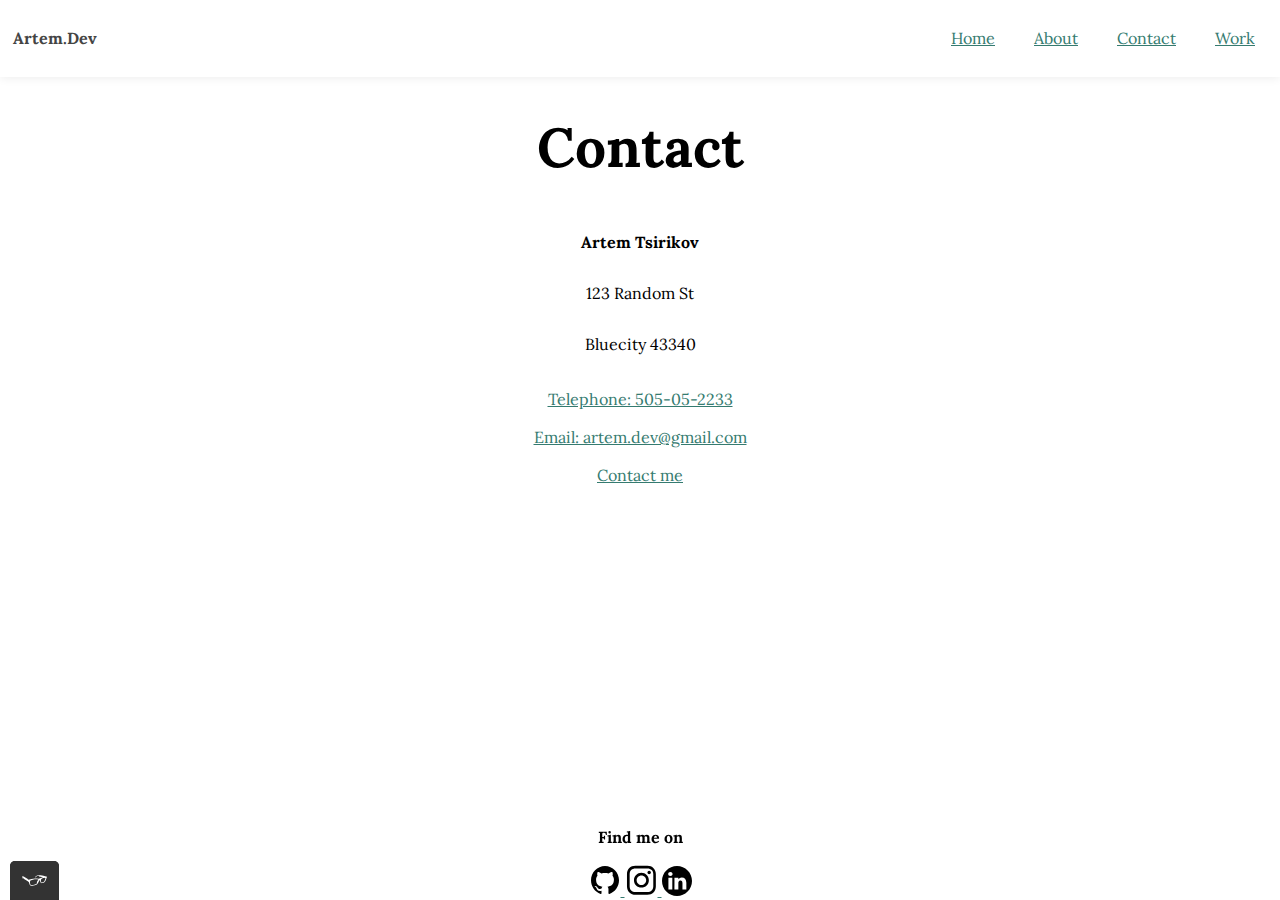
<file: contact.html>
<!DOCTYPE html>
<html lang="en">
  <head>
    <meta charset="UTF-8" />
    <meta http-equiv="X-UA-Compatible" content="IE=edge" />
    <meta name="viewport" content="width=device-width, initial-scale=1.0" />
    <meta name="viewport" content="width=device-width, initial-scale=1" />

    <link rel="stylesheet" type="text/css" href="css/normalize.min.css" />
    <link
      rel="icon"
      href="/favicon_io/apple-touch-icon.png"
      type="image/x-icon"
    />
    <link rel="stylesheet" type="text/css" href="css/style.production.css" />
    <link
      href="https://fonts.googleapis.com/css2?family=Lora:ital,wght@0,400;0,600;1,400;1,500&display=swap"
      rel="stylesheet"
    />

    <title>Artem.Dev | Full Stack Developer</title>
  </head>

  <body>
    <header class="page-header">
      <h3 class="logo">Artem.Dev</h3>
      <nav class="page-header__item">
        <ul role="menubar" class="navigation-list">
          <li role="presentation">
            <a href="index.html" role="menuitem" class="navigation-list__item"
              >Home</a
            >
          </li>
          <li role="presentation">
            <a href="about.html" role="menuitem" class="navigation-list__item"
              >About</a
            >
          </li>
          <li role="presentation">
            <a href="contact.html" role="menuitem" class="navigation-list__item"
              >Contact</a
            >
          </li>
          <li role="presentation">
            <a href="work.html" role="menuitem" class="navigation-list__item"
              >Work</a
            >
          </li>
        </ul>
      </nav>
    </header>

    <div class="contact-page">
      <h1>Contact</h1>
      <h3>Artem Tsirikov</h3>
      <p>123 Random St</p>
      <p>Bluecity 43340</p>
      <br />
      <a href="tel:505-05-2233">Telephone: 505-05-2233</a>
      <br />
      <a href="mailto:artem.dev@gmail.com">Email: artem.dev@gmail.com</a>
      <br />
      <a href="mailto:artem.dev@gmail.com">Contact me</a>

      <!-- Don't think I like it!

        <form action="" method="post" id="contact-form">
        <label class="standard-label" for="contact-email">Email: </label>
        <input type="email" id="contact-email" required />

        <label class="standard-label">Telephone: </label>
        <input type="tel" pattern="\d{3}[\-]\d{3}[\-]\d{4}" />

        <label class="standard-label">Message: </label>
        <textarea required maxlength="5"></textarea>
        <input type="submit" value="Send message" />
      </form> -->
    </div>

    <footer class="page-footer">
      <h3>Find me on</h3>
      <div class="social-media">
        <a href="https://github.com/artemtsirik" target="_blank">
          <img src="img/github.svg" alt="GitHub" height="32" width="32" />
        </a>

        <a href="https://www.instagram.com/artemtsirik/" target="_blank">
          <img src="img/instagram.svg" alt="Instagram" height="33" width="33" />
        </a>

        <a
          href="https://www.linkedin.com/in/artem-tsirikov-b5ab55264/"
          target="_blank"
        >
          <img src="img/linkedin.svg" alt="LinkedIn" height="30" width="30" />
        </a>
      </div>
    </footer>
    <script src="js/tota11y.min.js"></script>
  </body>
</html>
</file>
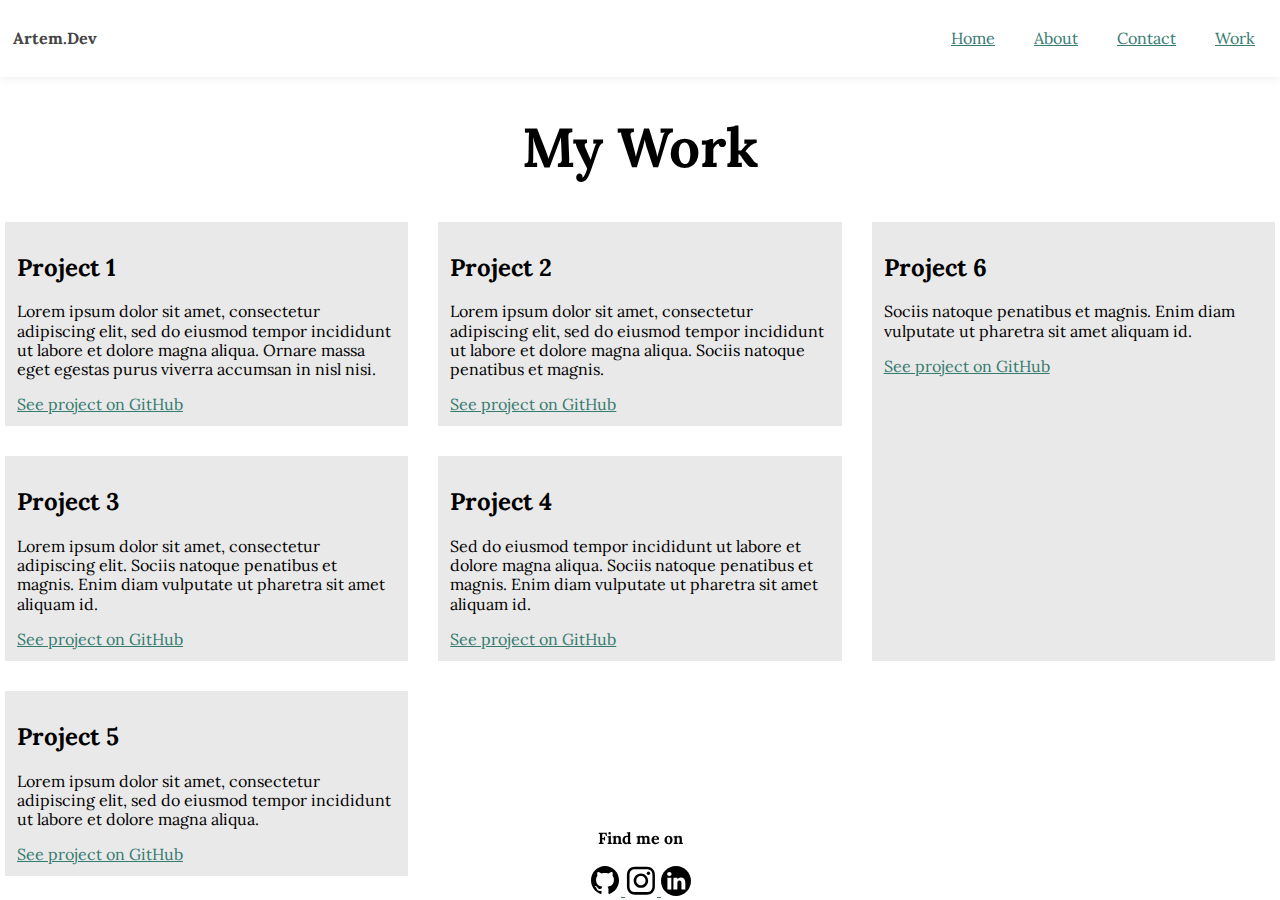
<file: work.html>
<!DOCTYPE html>
<html lang="en">
  <head>
    <meta charset="UTF-8" />
    <meta http-equiv="X-UA-Compatible" content="IE=edge" />
    <meta name="viewport" content="width=device-width, initial-scale=1.0" />
    <meta name="viewport" content="width=device-width, initial-scale=1" />

    <link rel="stylesheet" type="text/css" href="css/normalize.min.css" />
    <link rel="stylesheet" type="text/css" href="css/style.production.css" />
    <link
      rel="icon"
      href="/favicon_io/apple-touch-icon.png"
      type="image/x-icon"
    />
    <link
      href="https://fonts.googleapis.com/css2?family=Lora:ital,wght@0,400;0,600;1,400;1,500&display=swap"
      rel="stylesheet"
    />
    <title>Artem.Dev | Full Stack Developer</title>
  </head>
  <body>
    <header class="page-header">
      <h3 class="logo">Artem.Dev</h3>
      <nav class="page-header__item">
        <ul role="menubar" class="navigation-list">
          <li role="presentation">
            <a href="index.html" role="menuitem" class="navigation-list__item"
              >Home</a
            >
          </li>
          <li role="presentation">
            <a href="about.html" role="menuitem" class="navigation-list__item"
              >About</a
            >
          </li>
          <li role="presentation">
            <a href="contact.html" role="menuitem" class="navigation-list__item"
              >Contact</a
            >
          </li>
          <li role="presentation">
            <a href="work.html" role="menuitem" class="navigation-list__item"
              >Work</a
            >
          </li>
        </ul>
      </nav>
    </header>

    <section>
      <div class="work_text">
        <h1>My Work</h1>
      </div>
      <div class="grid">
        <!-- Grid items will live here -->
        <div class="grid__item">
          <h2>Project 1</h2>
          <p>
            Lorem ipsum dolor sit amet, consectetur adipiscing elit, sed do
            eiusmod tempor incididunt ut labore et dolore magna aliqua. Ornare
            massa eget egestas purus viverra accumsan in nisl nisi.
          </p>
          <a href="#">See project on GitHub</a>
        </div>
        <div class="grid__item">
          <h2>Project 2</h2>
          <p>
            Lorem ipsum dolor sit amet, consectetur adipiscing elit, sed do
            eiusmod tempor incididunt ut labore et dolore magna aliqua. Sociis
            natoque penatibus et magnis.
          </p>
          <a href="#">See project on GitHub</a>
        </div>
        <div class="grid__item">
          <h2>Project 3</h2>
          <p>
            Lorem ipsum dolor sit amet, consectetur adipiscing elit. Sociis
            natoque penatibus et magnis. Enim diam vulputate ut pharetra sit
            amet aliquam id.
          </p>
          <a href="#">See project on GitHub</a>
        </div>
        <div class="grid__item">
          <h2>Project 4</h2>
          <p>
            Sed do eiusmod tempor incididunt ut labore et dolore magna aliqua.
            Sociis natoque penatibus et magnis. Enim diam vulputate ut pharetra
            sit amet aliquam id.
          </p>
          <a href="#">See project on GitHub</a>
        </div>
        <div class="grid__item">
          <h2>Project 5</h2>
          <p>
            Lorem ipsum dolor sit amet, consectetur adipiscing elit, sed do
            eiusmod tempor incididunt ut labore et dolore magna aliqua.
          </p>
          <a href="#">See project on GitHub</a>
        </div>
        <div class="grid__item">
          <h2>Project 6</h2>
          <p>
            Sociis natoque penatibus et magnis. Enim diam vulputate ut pharetra
            sit amet aliquam id.
          </p>
          <a href="#">See project on GitHub</a>
        </div>
      </div>
    </section>

    <footer class="page-footer">
      <h3>Find me on</h3>
      <div class="social-media">
        <a href="https://github.com/artemtsirik" target="_blank">
          <img src="img/github.svg" alt="GitHub" height="32" width="32" />
        </a>

        <a href="https://www.instagram.com/artemtsirik/" target="_blank">
          <img src="img/instagram.svg" alt="Instagram" height="32" width="32" />
        </a>

        <a
          href="https://www.linkedin.com/in/artem-tsirikov-b5ab55264/"
          target="_blank"
        >
          <img src="img/linkedin.svg" alt="LinkedIn" height="30" width="30" />
        </a>
      </div>
    </footer>
  </body>
</html>
</file>
<file: css/style.production.css>
/*
* Prefixed by https://autoprefixer.github.io
* PostCSS: v8.4.14,
* Autoprefixer: v10.4.7
* Browsers: last 4 version
*/

a {
  color: #357b70;
}

body {
  font-family: "Lora", sans-serif;
  font-weight: 400;
  font-size: 16px;
  line-height: 1.2;
}

.home-content {
  display: flexbox;
  flex-direction: column;
  align-items: center;
  margin: 150px;
}

/* Welcome */
h1 {
  font-size: 55px;
  font-weight: bold;
}

/* Find me On */
h3 {
  font-size: 16px;
}

/* Intoduction */
h4 {
  font-size: 23px;
  font-weight: lighter;
  color: #444444;
}

a:hover,
a:focus {
  color: #decfcf;
  text-decoration: underline;
}

a:active {
  color: #ffffff;
}

a:visited {
  color: #05676e;
}

.button,
button {
  /* overwrites browser defaults and resets the border */
  border: none;
  display: inline-block;
  /* takes the font from the outer container */
  font-family: inherit;
  /* styles the button */
  background-color: #24534c;
  color: white;
  text-decoration: none;
  padding: 10px;
  border-radius: 3px;
  /* width of the border, type, color */
  border-bottom: 2px solid rgba(0, 0, 0, 0.3);
  -webkit-transition: 0s;
  -o-transition: 0s;
  transition: 0s;
}

button:hover,
button:focus,
.button:hover,
.button:focus {
  color: #f2f7f5;
  background-color: #357b70 (109, 242, 244);
  cursor: pointer;
  /* reduces the opacity of the button to 80% */
  opacity: 0.8;
}

.button__secondary {
  background-color: #e0b354;
  color: #2b2b2b;
}

.profile_portrait {
  float: left;
  width: 250px;
  height: 250px;
  margin-right: 40px;
  border-radius: 50%;
  -o-object-fit: cover;
  object-fit: cover;
}

.page-footer {
  clear: both;
  display: -webkit-box;
  display: -ms-flexbox;
  display: flex;
  -webkit-box-orient: vertical;
  -webkit-box-direction: normal;
  -ms-flex-direction: column;
  flex-direction: column;
  text-align: center;
  position: fixed;
  width: 100%;
  bottom: 0;
}

.contact-page {
  display: grid;
  justify-items: center;
}

.profile {
  max-width: 700px;
  margin: 0 auto;
}

* {
  -webkit-box-sizing: border-box;
  box-sizing: border-box;
}

.page-header {
  display: -webkit-box;
  display: -ms-flexbox;
  display: flex;
  width: 100%;
  padding: 5px;
  -webkit-box-shadow: 0 0 10px rgba(0, 0, 0, 0.09);

  box-shadow: 0 0 10px rgba(0, 0, 0, 0.09);
}

.page-header__item {
  -webkit-box-flex: 0;
  -ms-flex: 0 1 200px;
  flex: 0 1 200px;
  -ms-flex-item-align: center;
  -ms-grid-row-align: center;
  align-self: center;
}

.logo {
  padding: 8px;
  color: #444;
}

.page-header__item:last-child {
  -webkit-box-flex: 1;
  -ms-flex-positive: 1;
  flex-grow: 1;
  text-align: right;
}

.navigation-list li {
  display: inline-block;
  margin-left: 15px;
  margin-right: 20px;
  list-style-type: none;
}

.grid__item {
  background-color: rgb(233, 233, 233);
  margin: 5px;
  padding: 12px;
  width: auto;
}
.work_text {
  text-align: center;
}

.grid {
  display: -ms-grid;
  display: grid;
  -ms-grid-columns: 1fr 20px 1fr 20px 1fr;
  grid-template-columns: 1fr 1fr 1fr;
  grid-gap: 20px;
  margin: 0;
}
.grid__item:last-child {
  -ms-grid-column: 3;
  grid-column: 3 / 3;
  -ms-grid-row: 1;
  -ms-grid-row-span: 2;
  grid-row: 1 / 3;
}

.sun {
  -webkit-animation-duration: 4s;
  animation-duration: 4s;
  -webkit-animation-name: color-change;
  animation-name: color-change;
  -webkit-animation-iteration-count: infinite;
  animation-iteration-count: infinite;
  -webkit-animation-direction: alternate;
  animation-direction: alternate;
  -webkit-animation-timing-function: linear;
  animation-timing-function: linear;
}

.about_page_content {
  display: -webkit-box;
  display: -ms-flexbox;
  display: flex;
  -webkit-box-orient: vertical;
  -webkit-box-direction: normal;
  -ms-flex-direction: column;
  flex-direction: column;
  -webkit-box-align: center;
  -ms-flex-align: center;
  align-items: center;
  margin: 0 auto;

  max-width: 80vw;
}

.about_page_content p {
  max-width: 50vw;
}

.github-button {
  background-color: #24534c;
  padding: 10px 40px;
  color: white;
  text-decoration: none;
  margin-bottom: 15px;
}

.github-button:visited {
  color: white;
}

@-webkit-keyframes color-change {
  0% {
    fill: #edc655;
  }
  50% {
    fill: #fcffad;
  }
  100% {
    fill: #f76414;
  }
}

@keyframes color-change {
  0% {
    fill: #edc655;
  }
  50% {
    fill: #fcffad;
  }
  100% {
    fill: #f76414;
  }
}

@-webkit-keyframes cloud-move {
  from {
    -webkit-transform: translate(0, 50px);
    transform: translate(0, 50px);
  }
  to {
    -webkit-transform: translate(200px, 50px);
    transform: translate(200px, 50px);
  }
}

@keyframes cloud-move {
  from {
    -webkit-transform: translate(0, 50px);
    transform: translate(0, 50px);
  }
  to {
    -webkit-transform: translate(200px, 50px);
    transform: translate(200px, 50px);
  }
}

.cloud-front {
  -webkit-animation-duration: 30s;
  animation-duration: 30s;
  -webkit-animation-name: cloud-move;
  animation-name: cloud-move;
  -webkit-animation-iteration-count: infinite;
  animation-iteration-count: infinite;
  -webkit-animation-direction: alternate;
  animation-direction: alternate;
  -webkit-animation-timing-function: linear;
  animation-timing-function: linear;
}

@-webkit-keyframes cloud-move-reverse {
  from {
    -webkit-transform: translate(446px, 48px);
    transform: translate(446px, 48px);
  }
  to {
    -webkit-transform: translate(100px, 48px);
    transform: translate(100px, 48px);
  }
}

@keyframes cloud-move-reverse {
  from {
    -webkit-transform: translate(446px, 48px);
    transform: translate(446px, 48px);
  }
  to {
    -webkit-transform: translate(100px, 48px);
    transform: translate(100px, 48px);
  }
}

.cloud-back {
  -webkit-animation: 34s cloud-move-reverse infinite alternate linear;
  animation: 34s cloud-move-reverse infinite alternate linear;
}

@media all and (max-width: 500px) {
  .grid {
    -ms-grid-columns: 1fr;
    grid-template-columns: 1fr;
  }
}
@media all and (min-width: 500px) and (max-width: 750px) {
  .grid {
    -ms-grid-columns: 1fr 20px 1fr;
    grid-template-columns: 1fr 1fr;
  }
}
@media all and (max-width: 750px) {
  .grid {
    grid-gap: 10px;
  }
  .grid__item:last-child {
    grid-column: auto / auto;
    grid-row: auto / auto;
  }
  h1 {
    font-size: 22px;
  }
}
/* Can we use the code above for any project???*/
</file>
